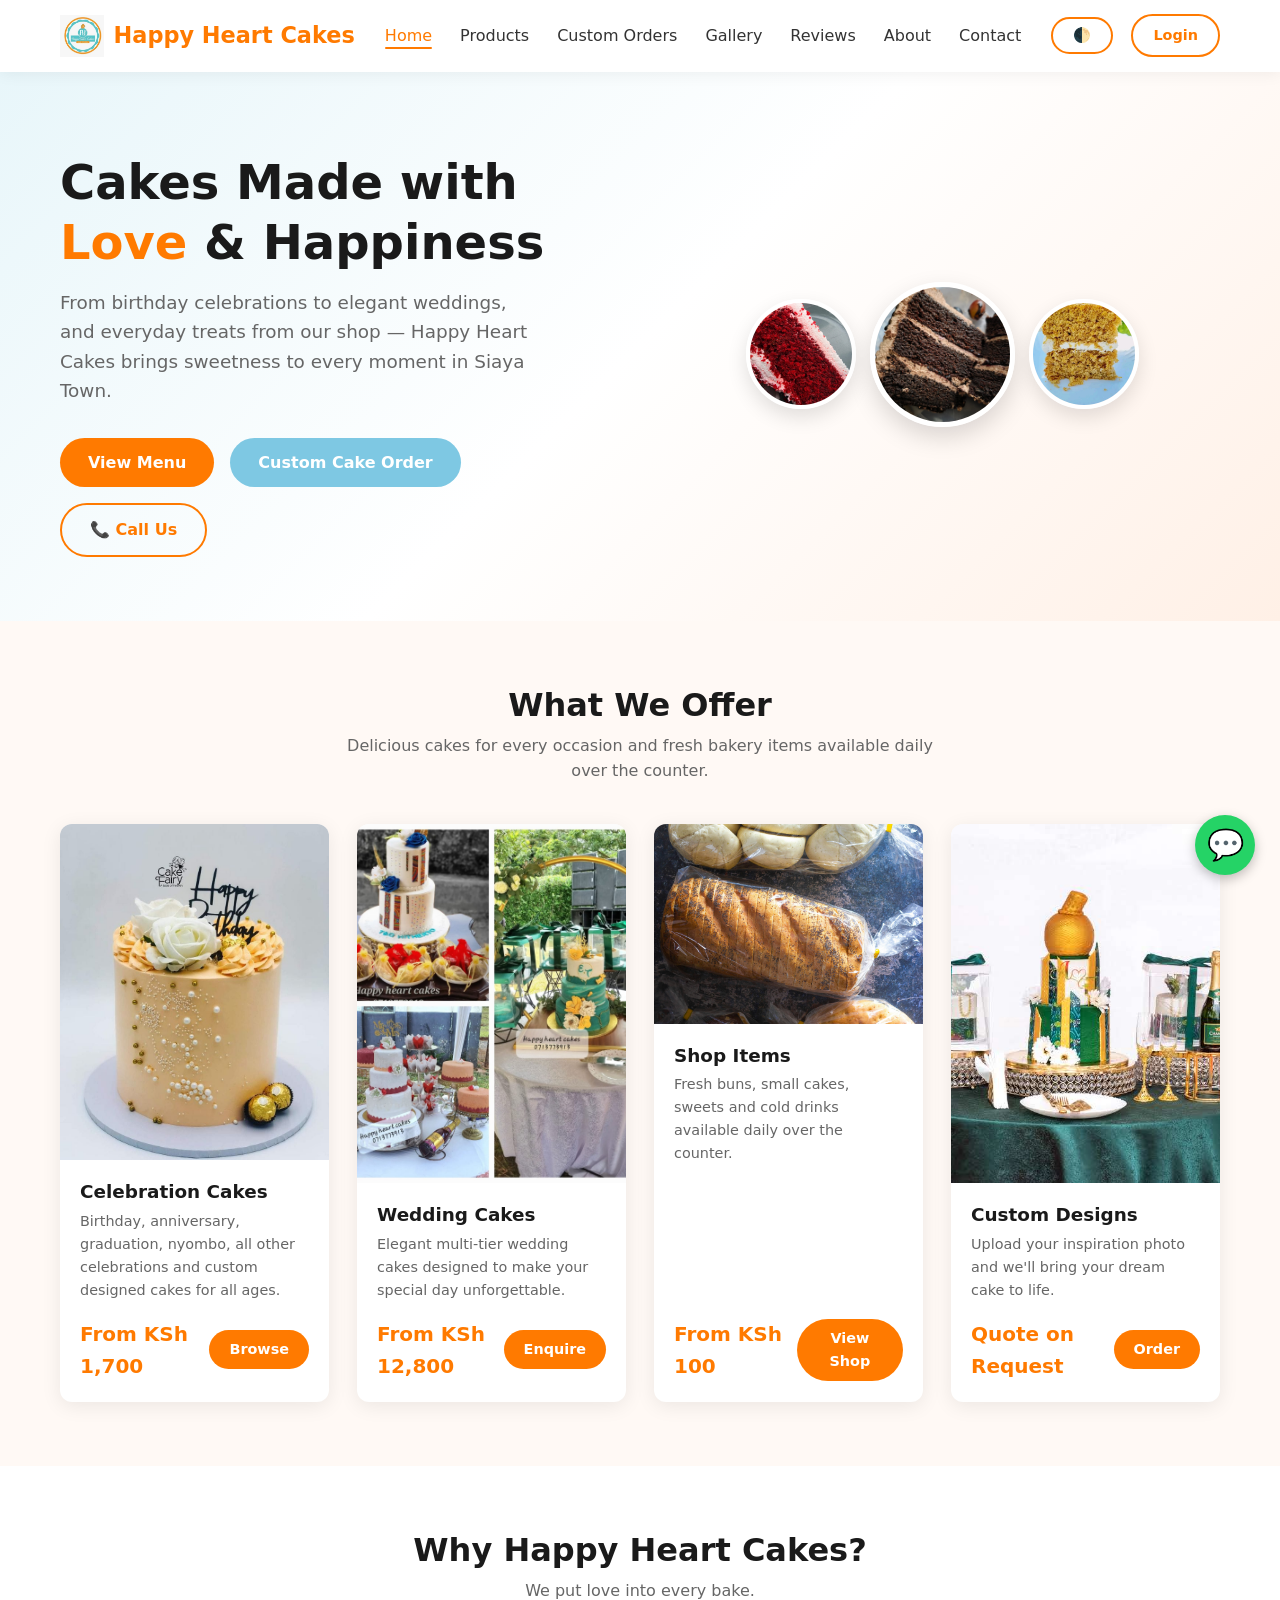
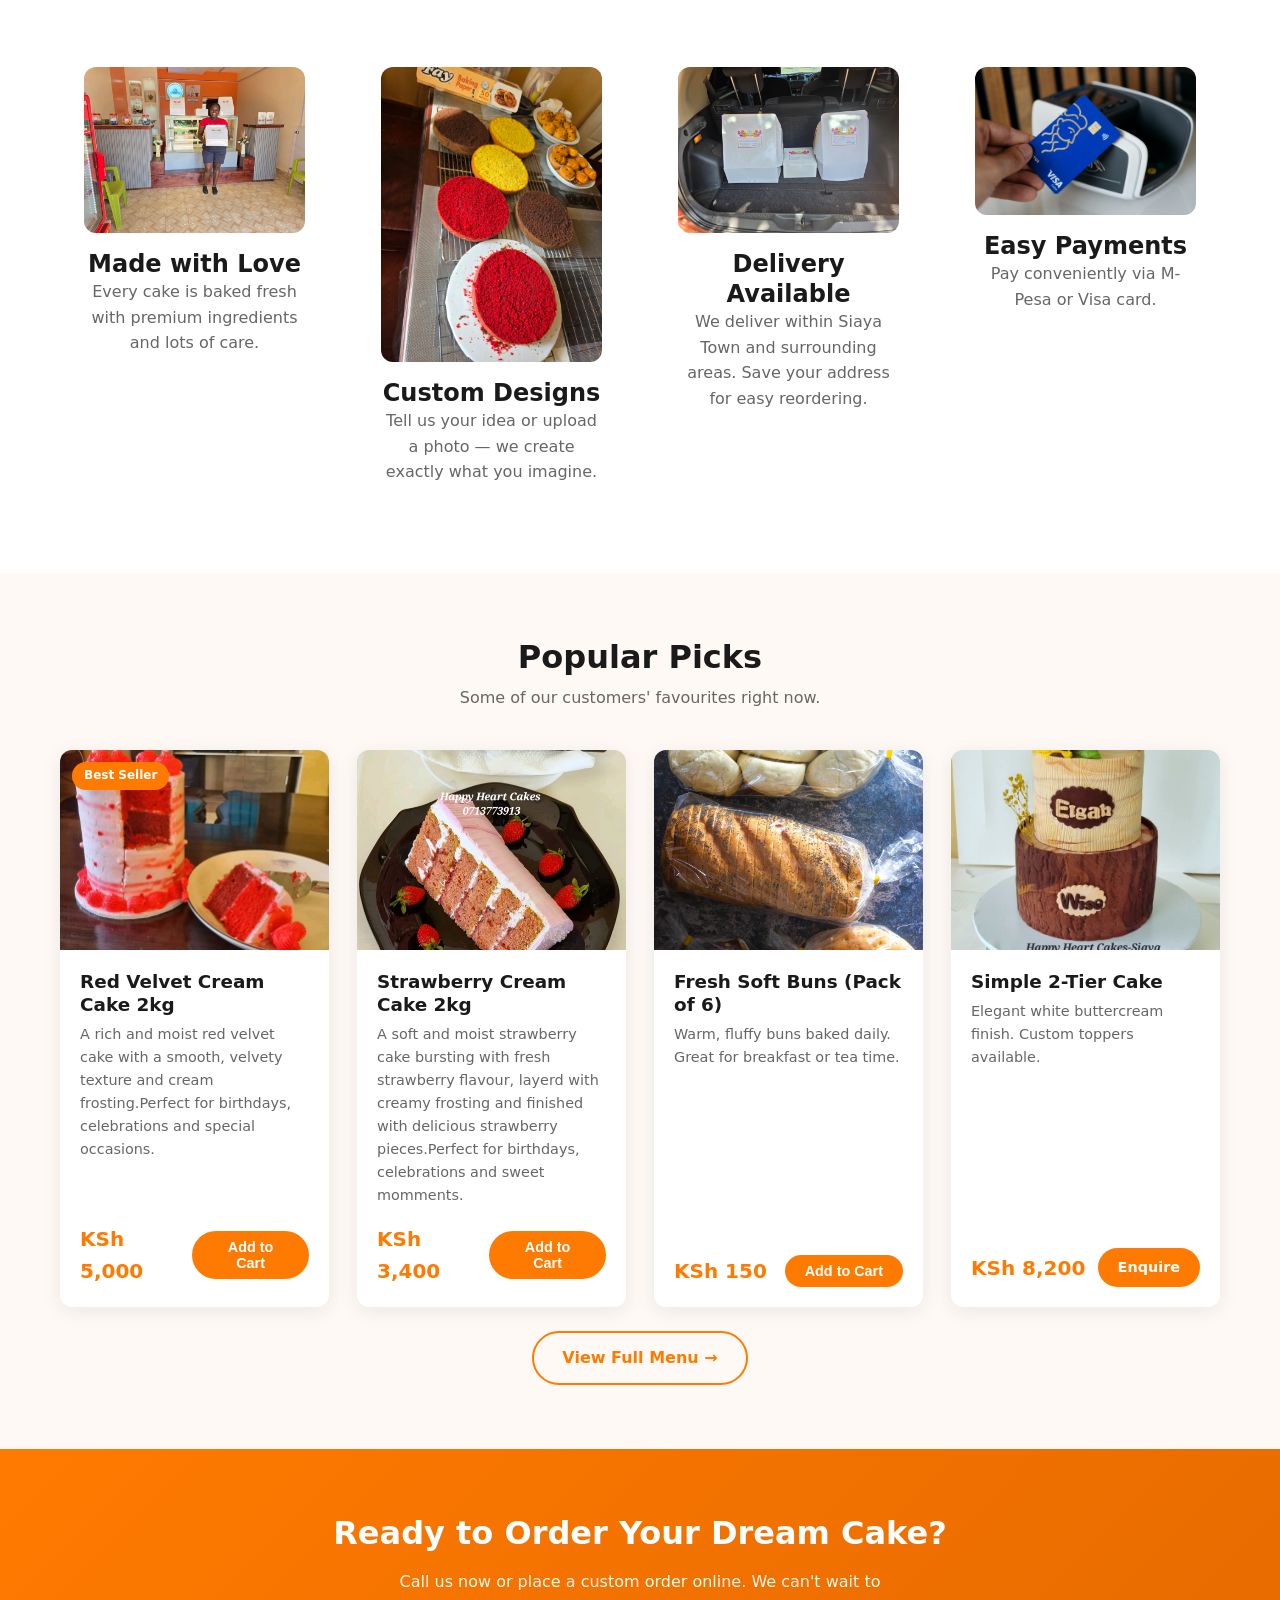
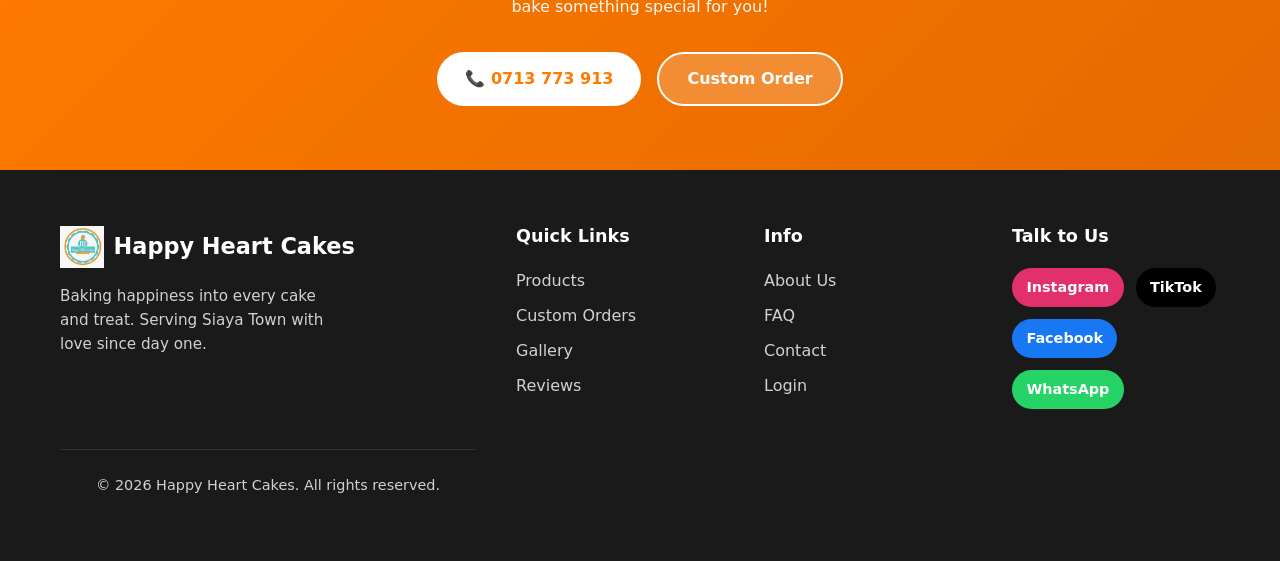
<file: index.html>
<!DOCTYPE html>
<html lang="en">
<head>
  <meta charset="UTF-8">
  <meta name="viewport" content="width=device-width, initial-scale=1.0">
  <title>Happy Heart Cakes | Fresh Cakes & Bakery in Siaya Town</title>
  <link rel="stylesheet" href="css/style.css">
<link rel="icon" href="images/logo.jpeg" type="image/png">
</head>
<body>
  <!-- Header -->
  <header class="header">
    <div class="container">
      <nav class="navbar">
       <a href="index.html" class="logo">
  <img src="images/logo.jpeg" alt="Happy Heart Cakes" style="height: 42px; width: auto;">
  Happy Heart Cakes
</a>
        <ul class="nav-links">
          <li><a href="index.html" class="active">Home</a></li>
          <li><a href="products.html">Products</a></li>
          <li><a href="custom-order.html">Custom Orders</a></li>
          <li><a href="gallery.html">Gallery</a></li>
          <li><a href="reviews.html">Reviews</a></li>
          <li><a href="about.html">About</a></li>
          <li><a href="contact.html">Contact</a></li>
        </ul>
       <div class="nav-actions">
  <button id="dark-mode-toggle" class="btn btn-outline btn-sm" title="Toggle dark mode" style="margin-right: 6px;">🌓</button>
  <a href="login.html" class="btn btn-outline btn-sm">Login</a>
      </nav>
    </div>
  </header>

      <!-- Hero -->
  <section class="hero">
    <div class="container">
      <div class="hero-content">
        
        <!-- LEFT SIDE - Text -->
        <div class="hero-text">
          <h1>Cakes Made with <span>Love</span> & Happiness</h1>
          <p>From birthday celebrations to elegant weddings, and everyday treats from our shop — Happy Heart Cakes brings sweetness to every moment in Siaya Town.</p>
          <div class="hero-buttons">
            <a href="products.html" class="btn btn-primary">View Menu</a>
            <a href="custom-order.html" class="btn btn-secondary">Custom Cake Order</a>
            <a href="tel:0713773913" class="btn btn-outline">📞 Call Us</a>
          </div>
        </div>

        <!-- RIGHT SIDE - 3 Circular Images -->
        <div class="hero-image">
          <div class="hero-circles">
            <img src="images/red-velvet.jpeg" alt="Cake 1" class="hero-circle">
            <img src="images/black-forest.jpeg" alt="Cake 2" class="hero-circle hero-circle-main">
            <img src="images/carrot.jpeg" alt="Cake 3" class="hero-circle">
          </div>
        </div>

      </div>
    </div>
  </section>
      </div>
    </div>
  </section>

  <!-- Featured Categories -->
  <section class="section">
    <div class="container">
      <h2 class="section-title">What We Offer</h2>
      <p class="section-subtitle">Delicious cakes for every occasion and fresh bakery items available daily over the counter.</p>
      
      <div class="product-grid">
        <div class="product-card">
          <img src="images/excutive.jpeg" alt="Chocolate Fudge Cake" style="width:100%; height:100%; object-fit:cover;">
          <div class="product-body">
            <h3>Celebration Cakes</h3>
            <p>Birthday, anniversary, graduation, nyombo, all other celebrations and custom designed cakes for all ages.</p>
            <div class="product-footer">
              <span class="price">From KSh 1,700</span>
              <a href="products.html" class="btn btn-primary btn-sm">Browse</a>
            </div>
          </div>
        </div>
        <div class="product-card">
         <img src="images/wedding cakes.jpeg" alt="Chocolate Fudge Cake" style="width:100%; height:100%; object-fit:cover;">
          <div class="product-body">
            <h3>Wedding Cakes</h3>
            <p>Elegant multi-tier wedding cakes designed to make your special day unforgettable.</p>
            <div class="product-footer">
              <span class="price">From KSh 12,800</span>
              <a href="custom-order.html" class="btn btn-primary btn-sm">Enquire</a>
            </div>
          </div>
        </div>
        <div class="product-card">
          <div class="product-img"><img src="images/buns.jpg" alt="Chocolate Fudge Cake" style="width:100%; height:100%; object-fit:cover;"></div>
          <div class="product-body">
            <h3>Shop Items</h3>
            <p>Fresh buns, small cakes, sweets and cold drinks available daily over the counter.</p>
            <div class="product-footer">
              <span class="price">From KSh 100</span>
              <a href="products.html#shop" class="btn btn-primary btn-sm">View Shop</a>
            </div>
          </div>
        </div>
        <div class="product-card">
         <img src="images/custom designs.jpeg" alt="Chocolate Fudge Cake" style="width:100%; height:100%; object-fit:cover;">
          <div class="product-body">
            <h3>Custom Designs</h3>
            <p>Upload your inspiration photo and we'll bring your dream cake to life.</p>
            <div class="product-footer">
              <span class="price">Quote on Request</span>
              <a href="custom-order.html" class="btn btn-primary btn-sm">Order</a>
            </div>
          </div>
        </div>
      </div>
    </div>
  </section>

  <!-- Why Choose Us -->
  <section class="section" style="background: white;">
    <div class="container">
      <h2 class="section-title">Why Happy Heart Cakes?</h2>
      <p class="section-subtitle">We put love into every bake.</p>
      <div class="product-grid">
        <div class="text-center" style="padding: 1.5rem;">
          <div style="font-size: 3rem; margin-bottom: 1rem;"><img src="images/made.jpeg" alt="Chocolate Fudge Cake" style="width:100%; height:100%; object-fit:cover; border-radius: 12px;"></div>
          <h3>Made with Love</h3>
          <p style="color: var(--gray-600);">Every cake is baked fresh with premium ingredients and lots of care.</p>
        </div>
        <div class="text-center" style="padding: 1.5rem;">
          <div style="font-size: 3rem; margin-bottom: 1rem;"><img src="images/need.jpeg" alt="Chocolate Fudge Cake" style="width:100%; height:100%; object-fit:cover; border-radius: 12px;"></div>
          <h3>Custom Designs</h3>
          <p style="color: var(--gray-600);">Tell us your idea or upload a photo — we create exactly what you imagine.</p>
        </div>
        <div class="text-center" style="padding: 1.5rem;">
          <div style="font-size: 3rem; margin-bottom: 1rem;"><img src="images/delivery.jpeg" alt="Chocolate Fudge Cake" style="width:100%; height:100%; object-fit:cover; border-radius: 12px;"></div>
          <h3>Delivery Available</h3>
          <p style="color: var(--gray-600);">We deliver within Siaya Town and surrounding areas. Save your address for easy reordering.</p>
        </div>
        <div class="text-center" style="padding: 1.5rem;">
          <div style="font-size: 3rem; margin-bottom: 1rem;"><img src="images/visa.jpg" alt="Chocolate Fudge Cake" style="width:100%; height:100%; object-fit:cover; border-radius: 12px;"></div>
          <h3>Easy Payments</h3>
          <p style="color: var(--gray-600);">Pay conveniently via M-Pesa or Visa card.</p>
        </div>
      </div>
    </div>
  </section>

  <!-- Featured Products -->
  <section class="section">
    <div class="container">
      <h2 class="section-title">Popular Picks</h2>
      <p class="section-subtitle">Some of our customers' favourites right now.</p>
      <div class="product-grid">
        <div class="product-card" data-category="cakes">
          <div class="product-img">
  <span class="product-badge">Best Seller</span>
  <img src="images/slice.jpeg" alt="Chocolate Fudge Cake" style="width:100%; height:100%; object-fit:cover;">
</div>
          <div class="product-body">
            <h3>Red Velvet Cream Cake 2kg</h3>
            <p>A rich and moist red velvet cake with a smooth, velvety texture and cream frosting.Perfect for birthdays, celebrations and special occasions.</p>
            <div class="product-footer">
              <span class="price">KSh 5,000</span>
              <button class="btn btn-primary btn-sm add-home-btn" data-name="Red Velvet Birthday Cake" data-price="KSh 5,000">Add to Cart</button>
            </div>
          </div>
        </div>
        <div class="product-card" data-category="cakes">
          <div class="product-img"><img src="images/plate.jpeg" alt="Chocolate Fudge Cake" style="width:100%; height:100%; object-fit:cover;"></div>
          <div class="product-body">
            <h3>Strawberry Cream Cake 2kg</h3>
            <p>A soft and moist strawberry cake bursting with fresh strawberry flavour, layerd with creamy frosting and finished with delicious strawberry pieces.Perfect for birthdays, celebrations and sweet momments.</p>
            <div class="product-footer">
              <span class="price">KSh 3,400</span>
              <button class="btn btn-primary btn-sm add-home-btn" data-name="Strawberry Cream Cake" data-price="KSh 3,400">Add to Cart</button>
            </div>
          </div>
        </div>
        <div class="product-card" data-category="shop">
          <div class="product-img"><img src="images/buns.jpg" alt="Chocolate Fudge Cake" style="width:100%; height:100%; object-fit:cover;"></div>
          <div class="product-body">
            <h3>Fresh Soft Buns (Pack of 6)</h3>
            <p>Warm, fluffy buns baked daily. Great for breakfast or tea time.</p>
            <div class="product-footer">
              <span class="price">KSh 150</span>
             <button class="btn btn-primary btn-sm add-home-btn" data-name="Fresh Soft Buns (Pack of 6)" data-price="KSh 150">Add to Cart</button>
            </div>
          </div>
        </div>
        <div class="product-card" data-category="cakes">
          <div class="product-img"><img src="images/wood.jpeg" alt="Chocolate Fudge Cake" style="width:100%; height:100%; object-fit:cover;"></div>
          <div class="product-body">
            <h3>Simple 2-Tier Cake</h3>
            <p>Elegant white buttercream finish. Custom toppers available.</p>
            <div class="product-footer">
              <span class="price">KSh 8,200</span>
              <a href="custom-order.html" class="btn btn-primary btn-sm">Enquire</a>
            </div>
          </div>
        </div>
      </div>
      <div class="text-center mt-3">
        <a href="products.html" class="btn btn-outline">View Full Menu →</a>
      </div>
    </div>
  </section>

  <!-- CTA -->
  <section class="section" style="background: linear-gradient(135deg, var(--orange), var(--orange-dark)); color: white;">
    <div class="container text-center">
      <h2 style="color: white; margin-bottom: 1rem;">Ready to Order Your Dream Cake?</h2>
      <p style="max-width: 500px; margin: 0 auto 2rem; opacity: 0.95;">Call us now or place a custom order online. We can't wait to bake something special for you!</p>
      <div class="hero-buttons" style="justify-content: center;">
        <a href="tel:0713773913" class="btn btn-white">📞 0713 773 913</a>
        <a href="custom-order.html" class="btn" style="background: rgba(255,255,255,0.2); color: white; border: 2px solid white;">Custom Order</a>
      </div>
    </div>
  </section>

  <!-- Footer -->
  <footer class="footer">
    <div class="container">
      <div class="footer-grid">
        <div class="footer-brand">
          <a href="index.html" class="logo">
  <img src="images/logo.jpeg" alt="Happy Heart Cakes" style="height: 42px; width: auto;">
  Happy Heart Cakes
</a>
          <p>Baking happiness into every cake and treat. Serving Siaya Town with love since day one.</p>
        </div>
        <div>
          <h4>Quick Links</h4>
          <ul>
            <li><a href="products.html">Products</a></li>
            <li><a href="custom-order.html">Custom Orders</a></li>
            <li><a href="gallery.html">Gallery</a></li>
            <li><a href="reviews.html">Reviews</a></li>
          </ul>
        </div>
        <div>
          <h4>Info</h4>
          <ul>
            <li><a href="about.html">About Us</a></li>
            <li><a href="faq.html">FAQ</a></li>
            <li><a href="contact.html">Contact</a></li>
            <li><a href="login.html">Login</a></li>
          </ul>
        </div>
        <div>
  <h4>Talk to Us</h4>
  <div style="display:flex; gap:0.75rem; flex-wrap:wrap; margin-top:0.5rem;">
    <a href="https://www.instagram.com/happy_heart_cakes" target="_blank" rel="noopener"
       style="background:#E1306C; color:white; padding:0.5rem 0.9rem; border-radius:50px; font-weight:600; font-size:0.9rem;">
      Instagram
    </a>
    <a href="https://www.tiktok.com/@happy.heart.cakes" target="_blank" rel="noopener"
       style="background:#000; color:white; padding:0.5rem 0.9rem; border-radius:50px; font-weight:600; font-size:0.9rem;">
      TikTok
    </a>
    <a href="https://www.facebook.com/Happy Heart Cakes" target="_blank" rel="noopener"
       style="background:#1877F2; color:white; padding:0.5rem 0.9rem; border-radius:50px; font-weight:600; font-size:0.9rem;">
      Facebook
    </a>
    <a href="https://wa.me/254713773913" target="_blank" rel="noopener"
       style="background:#25D366; color:white; padding:0.5rem 0.9rem; border-radius:50px; font-weight:600; font-size:0.9rem;">
      WhatsApp
    </a>
  </div>
</div>

      <div class="footer-bottom">
        <p>&copy; 2026 Happy Heart Cakes. All rights reserved.</p>
      </div>
    </div>
  </footer>

  <script src="js/main.js"></script>
  <script>
  // Make Home page "Add to Cart" buttons work
  document.querySelectorAll('.add-home-btn').forEach(btn => {
    btn.addEventListener('click', function() {
      const name = this.dataset.name;
      const price = this.dataset.price;

      let cart = JSON.parse(localStorage.getItem('hhc_cart') || '[]');
      cart.push({ name, price });
      localStorage.setItem('hhc_cart', JSON.stringify(cart));

      // Update cart count
      const countEl = document.querySelector('.cart-count');
      if (countEl) {
        countEl.textContent = cart.length;
        countEl.style.display = 'inline-flex';
      }

      // Feedback
      this.textContent = 'Added ✓';
      this.disabled = true;
      setTimeout(() => {
        this.textContent = 'Add to Cart';
        this.disabled = false;
      }, 1500);
    });
  });
</script>
</body>
</html>
</file>
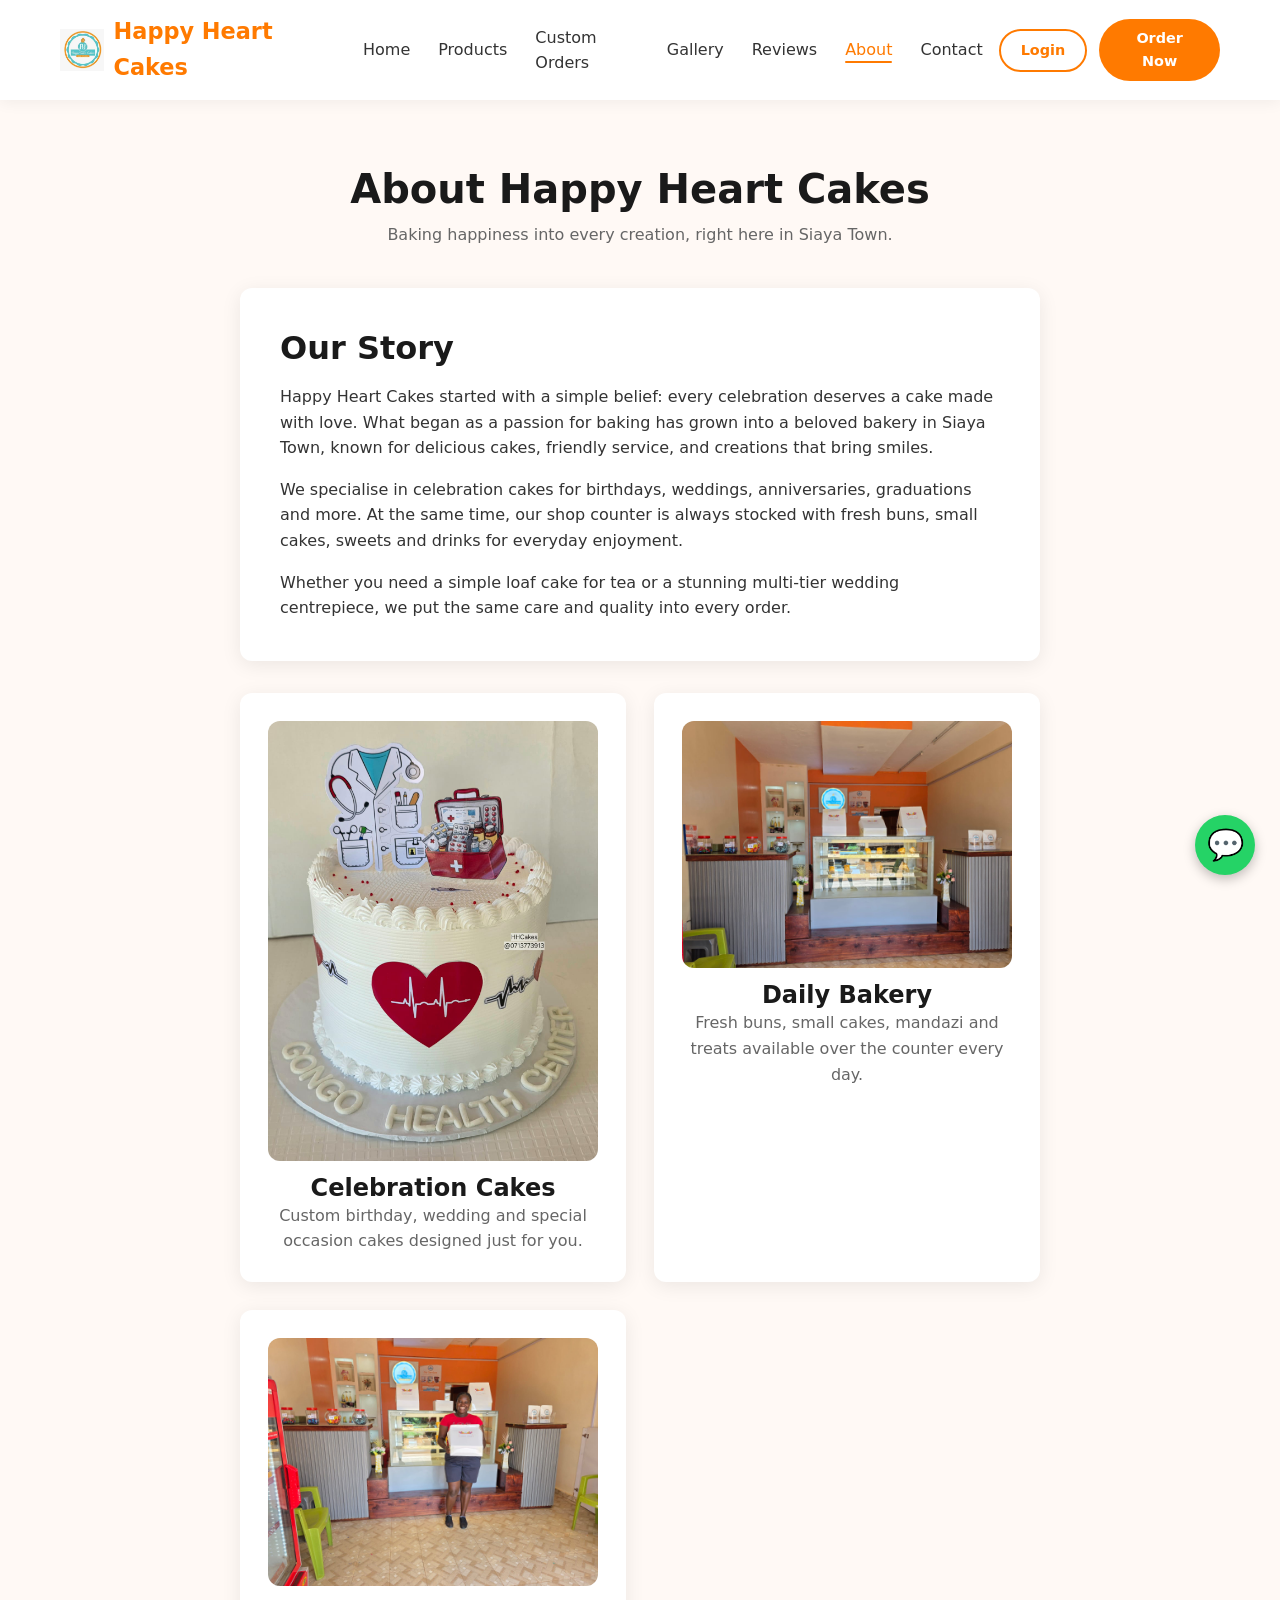
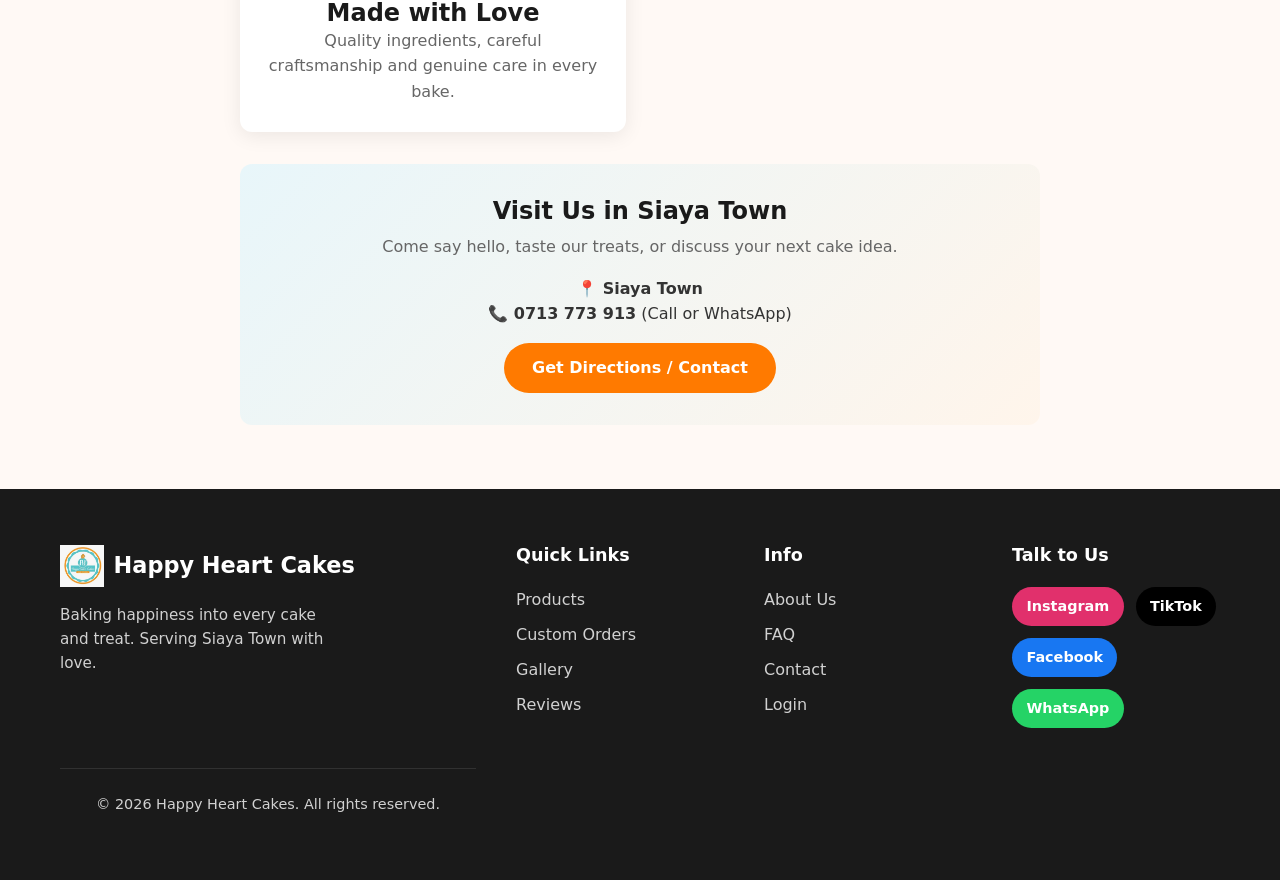
<file: about.html>
<!DOCTYPE html>
<html lang="en">
<head>
  <meta charset="UTF-8">
  <meta name="viewport" content="width=device-width, initial-scale=1.0">
  <title>About Us | Happy Heart Cakes</title>
  <link rel="stylesheet" href="css/style.css">
  <link rel="icon" href="images/logo.jpeg" type="image/png">
</head>
<body>
  <header class="header">
    <div class="container">
      <nav class="navbar">
        <a href="index.html" class="logo">
  <img src="images/logo.jpeg" alt="Happy Heart Cakes" style="height: 42px; width: auto;">
  Happy Heart Cakes
</a>
        <ul class="nav-links">
          <li><a href="index.html">Home</a></li>
          <li><a href="products.html">Products</a></li>
          <li><a href="custom-order.html">Custom Orders</a></li>
          <li><a href="gallery.html">Gallery</a></li>
          <li><a href="reviews.html">Reviews</a></li>
          <li><a href="about.html" class="active">About</a></li>
          <li><a href="contact.html">Contact</a></li>
        </ul>
        <div class="nav-actions">
          <a href="login.html" class="btn btn-outline btn-sm">Login</a>
          <a href="custom-order.html" class="btn btn-primary btn-sm">Order Now</a>
          <button class="mobile-toggle">☰</button>
        </div>
      </nav>
    </div>
  </header>

  <section class="section">
    <div class="container">
      <h1 class="section-title">About Happy Heart Cakes</h1>
      <p class="section-subtitle">Baking happiness into every creation, right here in Siaya Town.</p>

      <div style="max-width: 800px; margin: 0 auto;">
        <div style="background: white; padding: 2.5rem; border-radius: var(--radius); box-shadow: var(--shadow); margin-bottom: 2rem;">
          <h2 class="mb-2">Our Story</h2>
          <p style="margin-bottom: 1rem;">Happy Heart Cakes started with a simple belief: every celebration deserves a cake made with love. What began as a passion for baking has grown into a beloved bakery in Siaya Town, known for delicious cakes, friendly service, and creations that bring smiles.</p>
          <p style="margin-bottom: 1rem;">We specialise in celebration cakes for birthdays, weddings, anniversaries, graduations and more. At the same time, our shop counter is always stocked with fresh buns, small cakes, sweets and drinks for everyday enjoyment.</p>
          <p>Whether you need a simple loaf cake for tea or a stunning multi-tier wedding centrepiece, we put the same care and quality into every order.</p>
        </div>

        <div class="product-grid" style="margin-bottom: 2rem;">
          <div style="background: white; padding: 1.75rem; border-radius: var(--radius); box-shadow: var(--shadow); text-align: center;">
            <div style="font-size: 2.5rem; margin-bottom: 0.75rem;"><img src="images/about.jpeg" alt="Chocolate Fudge Cake" style="width:100%; height:100%; object-fit:cover; border-radius: 12px;"></div>
            <h3>Celebration Cakes</h3>
            <p style="color: var(--gray-600);">Custom birthday, wedding and special occasion cakes designed just for you.</p>
          </div>
          <div style="background: white; padding: 1.75rem; border-radius: var(--radius); box-shadow: var(--shadow); text-align: center;">
            <div style="font-size: 2.5rem; margin-bottom: 0.75rem;"><img src="images/bake.jpeg" alt="Chocolate Fudge Cake" style="width:100%; height:100%; object-fit:cover; border-radius: 12px;"></div>
            <h3>Daily Bakery</h3>
            <p style="color: var(--gray-600);">Fresh buns, small cakes, mandazi and treats available over the counter every day.</p>
          </div>
          <div style="background: white; padding: 1.75rem; border-radius: var(--radius); box-shadow: var(--shadow); text-align: center;">
            <div style="font-size: 2.5rem; margin-bottom: 0.75rem;"><img src="images/made.jpeg" alt="Chocolate Fudge Cake" style="width:100%; height:100%; object-fit:cover; border-radius: 12px;"></div>
            <h3>Made with Love</h3>
            <p style="color: var(--gray-600);">Quality ingredients, careful craftsmanship and genuine care in every bake.</p>
          </div>
        </div>

        <div style="background: linear-gradient(135deg, var(--light-blue-pale), #FFF5EB); padding: 2rem; border-radius: var(--radius); text-align: center;">
          <h3 class="mb-1">Visit Us in Siaya Town</h3>
          <p style="margin-bottom: 1rem; color: var(--gray-600);">Come say hello, taste our treats, or discuss your next cake idea.</p>
          <p><strong>📍 Siaya Town</strong></p>
          <p><strong>📞 0713 773 913</strong> (Call or WhatsApp)</p>
          <a href="contact.html" class="btn btn-primary mt-2">Get Directions / Contact</a>
        </div>
      </div>
    </div>
  </section>

  <footer class="footer">
    <div class="container">
      <div class="footer-grid">
        <div class="footer-brand">
          <a href="index.html" class="logo">
  <img src="images/logo.jpeg" alt="Happy Heart Cakes" style="height: 42px; width: auto;">
  Happy Heart Cakes
</a>
          <p>Baking happiness into every cake and treat. Serving Siaya Town with love.</p>
        </div>
        <div>
          <h4>Quick Links</h4>
          <ul>
            <li><a href="products.html">Products</a></li>
            <li><a href="custom-order.html">Custom Orders</a></li>
            <li><a href="gallery.html">Gallery</a></li>
            <li><a href="reviews.html">Reviews</a></li>
          </ul>
        </div>
        <div>
          <h4>Info</h4>
          <ul>
            <li><a href="about.html">About Us</a></li>
            <li><a href="faq.html">FAQ</a></li>
            <li><a href="contact.html">Contact</a></li>
            <li><a href="login.html">Login</a></li>
          </ul>
        </div>
        <div>
  <h4>Talk to Us</h4>
  <div style="display:flex; gap:0.75rem; flex-wrap:wrap; margin-top:0.5rem;">
    <a href="https://www.instagram.com/happy_heart_cakes" target="_blank" rel="noopener"
       style="background:#E1306C; color:white; padding:0.5rem 0.9rem; border-radius:50px; font-weight:600; font-size:0.9rem;">
      Instagram
    </a>
    <a href="https://www.tiktok.com/@happy.heart.cakes" target="_blank" rel="noopener"
       style="background:#000; color:white; padding:0.5rem 0.9rem; border-radius:50px; font-weight:600; font-size:0.9rem;">
      TikTok
    </a>
    <a href="https://www.facebook.com/Happy Heart Cakes" target="_blank" rel="noopener"
       style="background:#1877F2; color:white; padding:0.5rem 0.9rem; border-radius:50px; font-weight:600; font-size:0.9rem;">
      Facebook
    </a>
    <a href="https://wa.me/254713773913" target="_blank" rel="noopener"
       style="background:#25D366; color:white; padding:0.5rem 0.9rem; border-radius:50px; font-weight:600; font-size:0.9rem;">
      WhatsApp
    </a>
  </div>
</div>

      <div class="footer-bottom">
        <p>&copy; 2026 Happy Heart Cakes. All rights reserved.</p>
      </div>
    </div>
  </footer>

  <script src="js/main.js"></script>
</body>
</html>
</file>
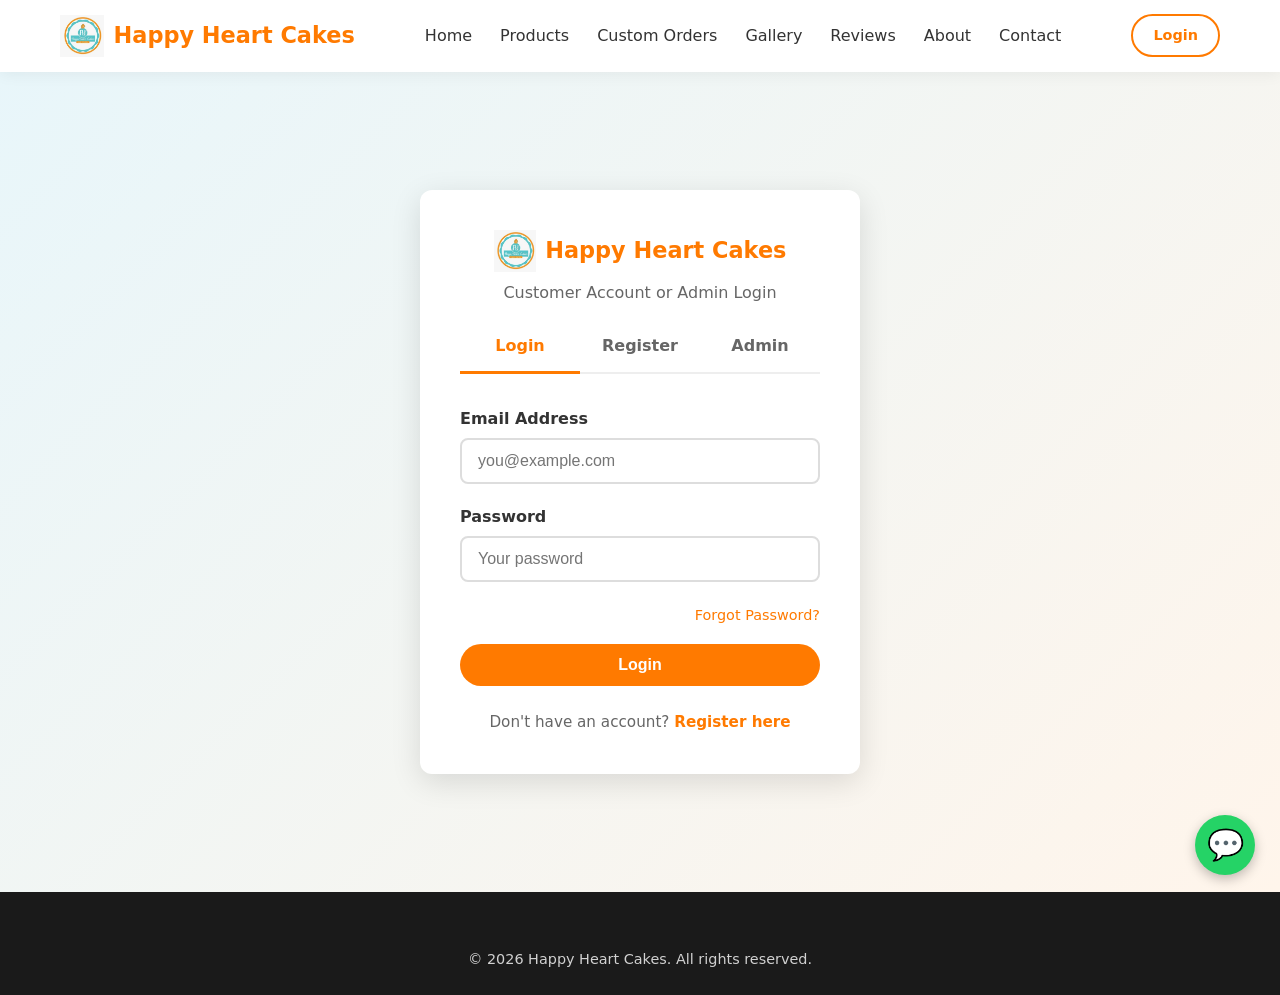
<file: admin-dashboard.html>
<!DOCTYPE html>
<html lang="en">
<head>
  <meta charset="UTF-8">
  <meta name="viewport" content="width=device-width, initial-scale=1.0">
  <title>Admin Dashboard | Happy Heart Cakes</title>
  <link rel="stylesheet" href="css/style.css">
  <link rel="icon" href="images/logo.jpeg" type="image/png">
  <style>
    .admin-section {
      background: white;
      padding: 1.75rem;
      border-radius: var(--radius);
      box-shadow: var(--shadow);
      margin-bottom: 1.5rem;
    }
    .admin-section h3 {
      margin-bottom: 1.25rem;
    }
    table {
      width: 100%;
      border-collapse: collapse;
    }
    th, td {
      padding: 0.75rem;
      text-align: left;
      border-bottom: 1px solid var(--gray-200);
      vertical-align: top;
    }
    th {
      background: var(--gray-100);
      font-weight: 600;
    }
    .status-select {
      padding: 0.35rem 0.6rem;
      border-radius: 6px;
      border: 1px solid var(--gray-300);
    }
    .action-btn {
      padding: 0.35rem 0.75rem;
      font-size: 0.85rem;
      margin-top: 0.4rem;
    }
    .modal {
      display: none;
      position: fixed;
      inset: 0;
      background: rgba(0,0,0,0.5);
      z-index: 2000;
      align-items: center;
      justify-content: center;
    }
    .modal.open {
      display: flex;
    }
    .modal-content {
      background: white;
      padding: 2rem;
      border-radius: var(--radius);
      width: 90%;
      max-width: 500px;
      max-height: 90vh;
      overflow-y: auto;
    }
  </style>
</head>
<body>
  <header class="header">
    <div class="container">
      <nav class="navbar">
        <a href="index.html" class="logo">
          <img src="images/logo.jpeg" alt="Happy Heart Cakes" style="height: 42px; width: auto;">
          Happy Heart Cakes
        </a>
        <ul class="nav-links">
          <li><a href="index.html">View Site</a></li>
          <li><a href="admin-dashboard.html" class="active">Admin</a></li>
        </ul>
        <div class="nav-actions">
          <a href="#" class="btn btn-outline btn-sm logout-btn">Logout</a>
          <button class="mobile-toggle">☰</button>
        </div>
      </nav>
    </div>
  </header>

  <div class="dashboard">
    <aside class="sidebar">
      <div class="sidebar-header">
        <h3 style="color: white;">Admin Panel</h3>
        <p style="font-size: 0.9rem; opacity: 0.7;">Happy Heart Cakes</p>
      </div>
      <nav class="sidebar-nav">
        <a href="#overview" class="active" onclick="showSection('overview')">Dashboard</a>
        <a href="#orders" onclick="showSection('orders')">Orders</a>
        <a href="#products" onclick="showSection('products')">Products</a>
        <a href="#custom" onclick="showSection('custom')">Custom Requests</a>
        <a href="#reviews" onclick="showSection('reviews')">Reviews</a>
        <a href="#" class="logout-btn">Logout</a>
      </nav>
    </aside>

    <main class="dashboard-content">
      <h1 class="mb-2">Admin Dashboard</h1>
      <p style="color: var(--gray-600); margin-bottom: 2rem;">Manage orders, products, custom requests and reviews.</p>

      <div class="stats-grid" id="stats">
        <div class="stat-card">
          <h3>Total Orders</h3>
          <div class="value" id="stat-orders">0</div>
        </div>
        <div class="stat-card">
          <h3>Pending Orders</h3>
          <div class="value" id="stat-pending">0</div>
        </div>
        <div class="stat-card">
          <h3>Custom Requests</h3>
          <div class="value" id="stat-custom">0</div>
        </div>
        <div class="stat-card">
          <h3>Reviews</h3>
          <div class="value" id="stat-reviews">0</div>
        </div>
      </div>

      <!-- ORDERS -->
      <div class="admin-section" id="section-orders" style="display: none;">
        <h3>Recent Orders</h3>
        <div style="overflow-x: auto;">
          <table>
            <thead>
              <tr>
                <th>Customer</th>
                <th>Order Items</th>
                <th>Delivery & Cake Details</th>
                <th>Payment</th>
                <th>Date</th>
                <th>Status</th>
                <th>Amount / Action</th>
              </tr>
            </thead>
            <tbody id="orders-table"></tbody>
          </table>
        </div>
      </div>

      <!-- PRODUCTS -->
      <div class="admin-section" id="section-products" style="display: none;">
        <div style="display: flex; justify-content: space-between; align-items: center; margin-bottom: 1.25rem;">
          <h3 style="margin: 0;">Manage Products</h3>
          <button class="btn btn-primary btn-sm" onclick="openAddProductModal()">+ Add New Product</button>
        </div>
        <div style="overflow-x: auto;">
          <table>
            <thead>
              <tr>
                <th>Product Name</th>
                <th>Category</th>
                <th>Price</th>
                <th>Action</th>
              </tr>
            </thead>
            <tbody id="products-table"></tbody>
          </table>
        </div>
      </div>

      <!-- CUSTOM REQUESTS -->
      <div class="admin-section" id="section-custom" style="display: none;">
        <h3>Custom Order Requests</h3>
        <div id="custom-requests-list"></div>
      </div>

      <!-- REVIEWS -->
      <div class="admin-section" id="section-reviews" style="display: none;">
        <h3>Moderate Reviews</h3>
        <div id="reviews-list"></div>
      </div>

      <!-- QUICK ACTIONS -->
      <div class="admin-section" id="section-overview">
        <h3>Quick Actions</h3>
        <div style="display: grid; grid-template-columns: repeat(auto-fit, minmax(200px, 1fr)); gap: 1rem;">
          <button class="btn btn-outline btn-block" onclick="showSection('orders')">View & Update Orders</button>
          <button class="btn btn-outline btn-block" onclick="showSection('products')">Manage Products</button>
          <button class="btn btn-outline btn-block" onclick="showSection('custom')">View Custom Requests</button>
          <button class="btn btn-primary btn-block" onclick="openAddProductModal()">Add New Product</button>
          <button class="btn btn-outline btn-block" onclick="showSection('reviews')">Moderate Reviews</button>
        </div>
      </div>
    </main>
  </div>

  <!-- ADD PRODUCT MODAL -->
  <div class="modal" id="addProductModal">
    <div class="modal-content">
      <h3 style="margin-bottom: 1.25rem;">Add New Product</h3>
      <div class="form-group">
        <label>Product Name</label>
        <input type="text" id="new-product-name" class="form-control" placeholder="e.g. Chocolate Cake">
      </div>
      <div class="form-group">
        <label>Category</label>
        <select id="new-product-category" class="form-control">
          <option value="cakes">Celebration Cakes</option>
          <option value="wedding">Wedding Cakes</option>
          <option value="shop">Shop Items</option>
        </select>
      </div>
      <div class="form-group">
        <label>Price (KSh)</label>
        <input type="number" id="new-product-price" class="form-control" placeholder="e.g. 2500">
      </div>
      <div style="display: flex; gap: 0.75rem; margin-top: 1.5rem;">
        <button class="btn btn-primary" onclick="addNewProduct()">Save Product</button>
        <button class="btn btn-outline" onclick="closeAddProductModal()">Cancel</button>
      </div>
    </div>
  </div>

  <script src="js/api.js"></script>
  <script src="js/main.js"></script>
  <script>
    // Products still use localStorage (no products API yet)
    function getProducts() {
      return JSON.parse(localStorage.getItem('hhc_products') || '[]');
    }
    function saveProducts(products) {
      localStorage.setItem('hhc_products', JSON.stringify(products));
    }

    function showSection(section) {
      document.getElementById('section-overview').style.display = section === 'overview' ? 'block' : 'none';
      document.getElementById('section-orders').style.display = section === 'orders' ? 'block' : 'none';
      document.getElementById('section-products').style.display = section === 'products' ? 'block' : 'none';
      document.getElementById('section-custom').style.display = section === 'custom' ? 'block' : 'none';
      document.getElementById('section-reviews').style.display = section === 'reviews' ? 'block' : 'none';

      document.querySelectorAll('.sidebar-nav a').forEach(a => a.classList.remove('active'));
      if (event && event.target && event.target.tagName === 'A') {
        event.target.classList.add('active');
      }

      if (section === 'orders') renderOrders();
      if (section === 'products') renderProducts();
      if (section === 'custom') renderCustomRequests();
      if (section === 'reviews') renderReviews();
    }

    // ========== ORDERS (API) ==========
    async function renderOrders() {
      const tbody = document.getElementById('orders-table');
      if (!tbody) return;

      try {
        const orders = await apiGetAllOrders();

        if (!orders.length) {
          tbody.innerHTML = '<tr><td colspan="7" style="text-align:center; padding:2rem;">No orders yet</td></tr>';
          return;
        }

        tbody.innerHTML = orders.map(order => `
          <tr>
            <td>
              <strong>${order.customer || 'Guest'}</strong><br>
              <small>${order.phone || '-'}</small>
            </td>
            <td>${order.items || '-'}</td>
            <td>
              <div><strong>Place:</strong> ${order.place || '-'}</div>
              ${order.notes ? `<div><small>Notes: ${order.notes}</small></div>` : ''}
              ${order.cakeMessage ? `<div><small><strong>Message:</strong> ${order.cakeMessage}</small></div>` : ''}
              ${order.cakeTheme ? `<div><small><strong>Theme:</strong> ${order.cakeTheme}</small></div>` : ''}
              ${order.cakeColours ? `<div><small><strong>Colours:</strong> ${order.cakeColours}</small></div>` : ''}
              ${order.deliveryDate ? `<div><small><strong>Delivery:</strong> ${order.deliveryDate} ${order.deliveryTime || ''}</small></div>` : ''}
              ${order.rushFee ? `<div><small><strong>Rush Fee:</strong> KSh ${order.rushFee}</small></div>` : ''}
            </td>
            <td>
              <span class="badge ${order.payment && order.payment.includes('Paid') ? 'badge-blue' : 'badge-orange'}">
                ${order.payment || 'Pay on Delivery'}
              </span>
            </td>
            <td>${order.createdAt ? new Date(order.createdAt).toLocaleDateString('en-GB') : '-'}</td>
            <td>
              <select class="status-select" onchange="updateOrderStatus('${order._id}', this.value)">
                <option value="Pending" ${order.status === 'Pending' ? 'selected' : ''}>Pending</option>
                <option value="In Progress" ${order.status === 'In Progress' ? 'selected' : ''}>In Progress</option>
                <option value="Completed" ${order.status === 'Completed' ? 'selected' : ''}>Completed</option>
                <option value="Delivered" ${order.status === 'Delivered' ? 'selected' : ''}>Delivered</option>
                <option value="Cancelled" ${order.status === 'Cancelled' ? 'selected' : ''}>Cancelled</option>
              </select>
            </td>
            <td>
              <strong>${order.amount || '-'}</strong><br>
              <button class="btn btn-sm btn-outline action-btn" onclick="deleteOrder('${order._id}')">Delete</button>
            </td>
          </tr>
        `).join('');
      } catch (err) {
        tbody.innerHTML = `<tr><td colspan="7" style="text-align:center; color:red;">${err.message}</td></tr>`;
      }
    }

    async function updateOrderStatus(id, status) {
      try {
        await apiUpdateOrderStatus(id, status);
        updateStats();
      } catch (err) {
        alert(err.message || 'Failed to update status');
        renderOrders();
      }
    }

    async function deleteOrder(id) {
      if (!confirm('Delete this order?')) return;
      try {
        await apiDeleteOrder(id);
        renderOrders();
        updateStats();
      } catch (err) {
        alert(err.message || 'Failed to delete order');
      }
    }

    // ========== PRODUCTS (localStorage for now) ==========
    function renderProducts() {
      let products = getProducts();
      if (products.length === 0) {
        products = [
          { name: 'Celebration Cake', category: 'cakes', price: 'From KSh 1,700/kg' },
          { name: '2-Tier Wedding Cake', category: 'wedding', price: 'From KSh 1,700/kg' },
          { name: '3-Tier Wedding Cake', category: 'wedding', price: 'From KSh 1,700/kg' },
          { name: 'Fresh Soft Buns (6pcs)', category: 'shop', price: 'KSh 150' },
          { name: 'Assorted Cupcakes (6pcs)', category: 'shop', price: 'KSh 600' }
        ];
        saveProducts(products);
      }

      const tbody = document.getElementById('products-table');
      tbody.innerHTML = products.map((p, index) => `
        <tr>
          <td>${p.name}</td>
          <td>${p.category}</td>
          <td>${p.price}</td>
          <td><button class="btn btn-sm btn-outline action-btn" onclick="deleteProduct(${index})">Delete</button></td>
        </tr>
      `).join('');
    }

    function deleteProduct(index) {
      if (!confirm('Delete this product?')) return;
      const products = getProducts();
      products.splice(index, 1);
      saveProducts(products);
      renderProducts();
    }

    function openAddProductModal() {
      document.getElementById('addProductModal').classList.add('open');
    }

    function closeAddProductModal() {
      document.getElementById('addProductModal').classList.remove('open');
    }

    function addNewProduct() {
      const name = document.getElementById('new-product-name').value.trim();
      const category = document.getElementById('new-product-category').value;
      const price = document.getElementById('new-product-price').value.trim();

      if (!name || !price) {
        alert('Please fill in product name and price');
        return;
      }

      const products = getProducts();
      products.push({
        name: name,
        category: category,
        price: 'KSh ' + Number(price).toLocaleString()
      });
      saveProducts(products);
      closeAddProductModal();
      document.getElementById('new-product-name').value = '';
      document.getElementById('new-product-price').value = '';
      showSection('products');
      alert('Product added successfully!');
    }

    // ========== CUSTOM REQUESTS (API) ==========
    async function renderCustomRequests() {
      const container = document.getElementById('custom-requests-list');
      if (!container) return;

      try {
        const requests = await apiGetCustomRequests();
        if (!requests.length) {
          container.innerHTML = '<p style="text-align:center; padding:2rem; color:#666;">No custom order requests yet.</p>';
          return;
        }

        container.innerHTML = requests.map(req => `
          <div style="border:1px solid #eee; border-radius:8px; padding:1.25rem; margin-bottom:1rem;">
            <div style="display:flex; justify-content:space-between; margin-bottom:0.5rem;">
              <strong>${req.name || 'Customer'}</strong>
              <span style="font-size:0.9rem; color:#666;">${req.createdAt ? new Date(req.createdAt).toLocaleDateString('en-GB') : ''}</span>
            </div>
            <p><strong>Phone:</strong> ${req.phone || '-'}</p>
            <p><strong>Occasion:</strong> ${req.occasion || '-'}</p>
            ${req.dateNeeded ? `<p><strong>Needed by:</strong> ${req.dateNeeded}</p>` : ''}
            ${req.servings ? `<p><strong>Servings:</strong> ${req.servings}</p>` : ''}
            <p><strong>Description:</strong> ${req.description || '-'}</p>
            ${req.budget ? `<p><strong>Budget:</strong> ${req.budget}</p>` : ''}
          </div>
        `).join('');
      } catch (err) {
        container.innerHTML = `<p style="color:red;">${err.message}</p>`;
      }
    }

    // ========== REVIEWS (API) ==========
    async function renderReviews() {
      const container = document.getElementById('reviews-list');
      if (!container) return;

      try {
        const reviews = await apiGetAllReviews();
        if (!reviews.length) {
          container.innerHTML = '<p style="text-align:center; padding:2rem; color:#666;">No reviews yet.</p>';
          return;
        }

        container.innerHTML = reviews.map(r => `
          <div style="border:1px solid #eee; border-radius:8px; padding:1.25rem; margin-bottom:1rem;">
            <div style="display:flex; justify-content:space-between; margin-bottom:0.5rem;">
              <strong>${r.name}</strong>
              <span style="color:#ff7a00;">${'★'.repeat(r.rating || 0)}${'☆'.repeat(5 - (r.rating || 0))}</span>
            </div>
            <p style="margin-bottom:0.75rem;">${r.text}</p>
            <div style="display:flex; gap:0.5rem; align-items:center; flex-wrap:wrap;">
              <span class="badge ${r.status === 'approved' ? 'badge-blue' : 'badge-orange'}">${r.status}</span>
              ${r.status === 'pending' ? `
                <button class="btn btn-sm btn-primary" onclick="approveReview('${r._id}')">Approve</button>
              ` : ''}
              <button class="btn btn-sm btn-outline" onclick="deleteReview('${r._id}')">Delete</button>
            </div>
          </div>
        `).join('');
      } catch (err) {
        container.innerHTML = `<p style="color:red;">${err.message}</p>`;
      }
    }

    async function approveReview(id) {
      try {
        await apiApproveReview(id);
        renderReviews();
        updateStats();
      } catch (err) {
        alert(err.message || 'Failed to approve review');
      }
    }

    async function deleteReview(id) {
      if (!confirm('Delete this review?')) return;
      try {
        await apiDeleteReview(id);
        renderReviews();
        updateStats();
      } catch (err) {
        alert(err.message || 'Failed to delete review');
      }
    }

    // ========== STATS FROM API ==========
    async function updateStats() {
      try {
        const [orders, custom, reviews] = await Promise.all([
          apiGetAllOrders().catch(() => []),
          apiGetCustomRequests().catch(() => []),
          apiGetAllReviews().catch(() => [])
        ]);

        document.getElementById('stat-orders').textContent = orders.length;
        document.getElementById('stat-pending').textContent =
          orders.filter(o => o.status === 'Pending' || o.status === 'In Progress').length;
        document.getElementById('stat-custom').textContent = custom.length;
        document.getElementById('stat-reviews').textContent = reviews.length;
      } catch (err) {
        console.error('Stats error:', err);
      }
    }

    // ========== INIT ==========
    document.addEventListener('DOMContentLoaded', () => {
      const user = JSON.parse(localStorage.getItem('hhc_user') || 'null');
      if (!user || user.role !== 'admin' || !user.token) {
        window.location.href = 'login.html';
        return;
      }

      updateStats();
      // Show overview by default; orders load when user opens that section
    });
  </script>
</body>
</html>
</file>
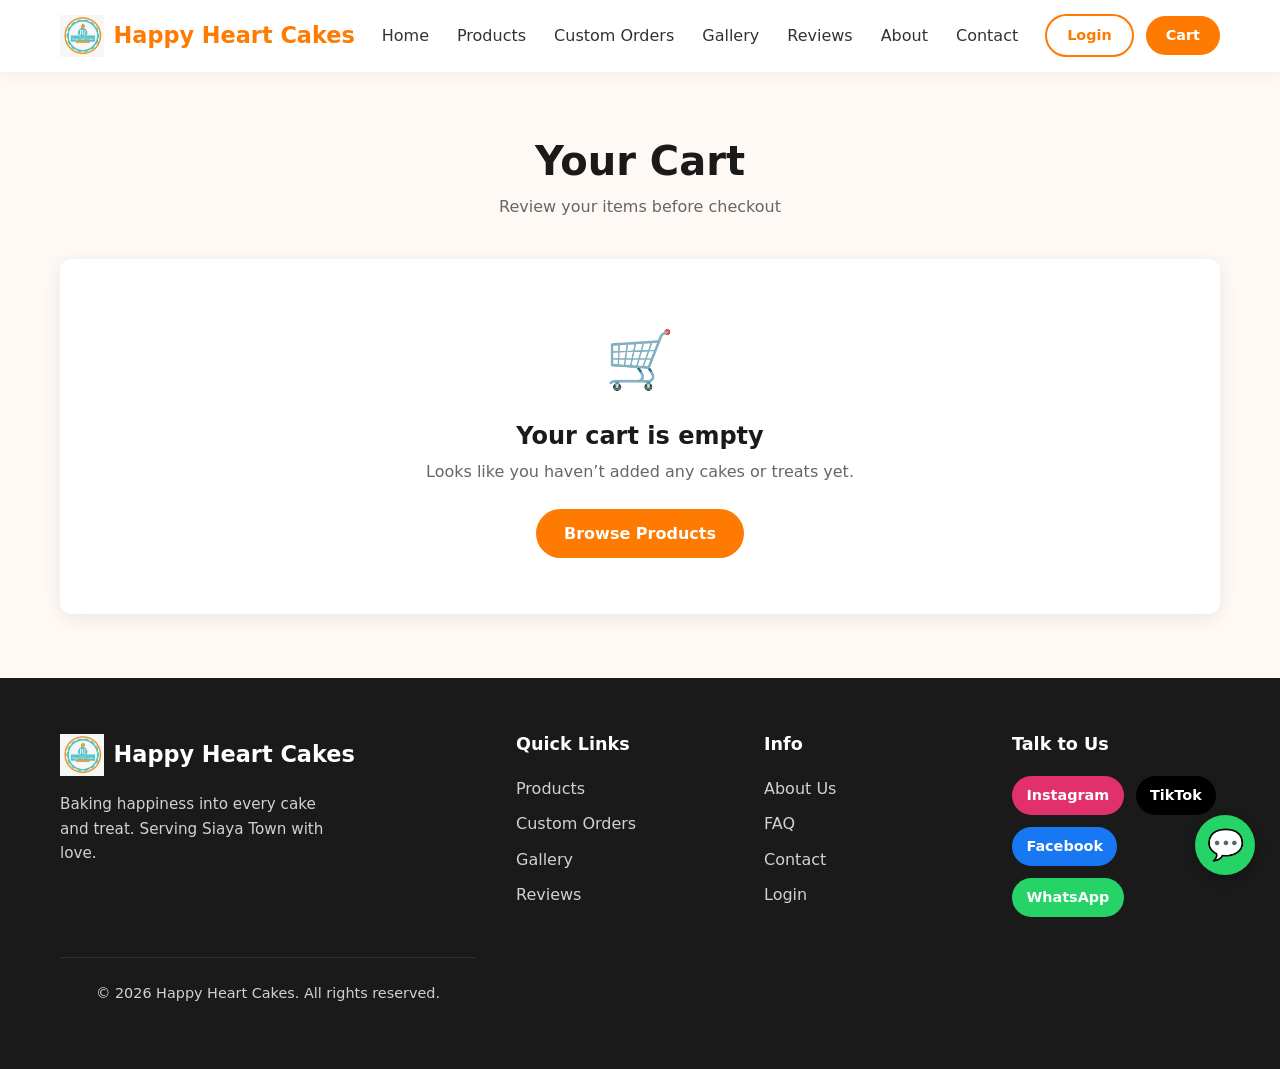
<file: cart.html>
<!DOCTYPE html>
<html lang="en">
<head>
  <meta charset="UTF-8">
  <meta name="viewport" content="width=device-width, initial-scale=1.0">
  <title>Your Cart | Happy Heart Cakes</title>
  <link rel="stylesheet" href="css/style.css">
 <link rel="icon" href="images/logo.jpeg" type="image/png">
  <style>
    .cart-table {
      width: 100%;
      border-collapse: collapse;
      background: white;
      border-radius: var(--radius);
      overflow: hidden;
      box-shadow: var(--shadow);
    }
    .cart-table th, .cart-table td {
      padding: 1rem 1.25rem;
      text-align: left;
      border-bottom: 1px solid var(--gray-200);
    }
    .cart-table th {
      background: var(--gray-100);
      font-weight: 600;
    }
    .cart-table tr:last-child td {
      border-bottom: none;
    }
    .cart-summary {
      background: white;
      padding: 1.75rem;
      border-radius: var(--radius);
      box-shadow: var(--shadow);
      margin-top: 1.5rem;
    }
    .cart-summary-row {
      display: flex;
      justify-content: space-between;
      margin-bottom: 0.75rem;
    }
    .cart-summary-row.total {
      font-size: 1.25rem;
      font-weight: 700;
      color: var(--orange);
      border-top: 2px solid var(--gray-200);
      padding-top: 1rem;
      margin-top: 1rem;
    }
    .remove-btn {
      background: none;
      border: none;
      color: #e74c3c;
      cursor: pointer;
      font-size: 0.9rem;
      font-weight: 600;
    }
    .remove-btn:hover {
      text-decoration: underline;
    }
    .qty-controls {
      display: flex;
      align-items: center;
      gap: 0.5rem;
    }
    .qty-btn {
      width: 28px;
      height: 28px;
      border: 1px solid var(--gray-300);
      background: white;
      border-radius: 4px;
      cursor: pointer;
      font-weight: bold;
    }
    .qty-btn:hover {
      background: var(--gray-100);
    }
  </style>
</head>
<body>
  <header class="header">
    <div class="container">
      <nav class="navbar">
       <a href="index.html" class="logo">
  <img src="images/logo.jpeg" alt="Happy Heart Cakes" style="height: 42px; width: auto;">
  Happy Heart Cakes
</a>
        <ul class="nav-links">
          <li><a href="index.html">Home</a></li>
          <li><a href="products.html">Products</a></li>
          <li><a href="custom-order.html">Custom Orders</a></li>
          <li><a href="gallery.html">Gallery</a></li>
          <li><a href="reviews.html">Reviews</a></li>
          <li><a href="about.html">About</a></li>
          <li><a href="contact.html">Contact</a></li>
        </ul>
        <div class="nav-actions">
          <a href="login.html" class="btn btn-outline btn-sm">Login</a>
          <a href="cart.html" class="btn btn-primary btn-sm">
            Cart 
            <span class="cart-count" style="display:none; background:#fff; color:var(--orange); border-radius:50%; width:20px; height:20px; font-size:0.75rem; align-items:center; justify-content:center; margin-left:4px;"></span>
          </a>
          <button class="mobile-toggle">☰</button>
        </div>
      </nav>
    </div>
  </header>

  <section class="section">
    <div class="container">
      <h1 class="section-title">Your Cart</h1>
      <p class="section-subtitle">Review your items before checkout</p>

      <div id="cart-content"></div>
    </div>
  </section>

  <footer class="footer">
    <div class="container">
      <div class="footer-grid">
        <div class="footer-brand">
          <a href="index.html" class="logo">
  <img src="images/logo.jpeg" alt="Happy Heart Cakes" style="height: 42px; width: auto;">
  Happy Heart Cakes
</a>
          <p>Baking happiness into every cake and treat. Serving Siaya Town with love.</p>
        </div>
        <div>
          <h4>Quick Links</h4>
          <ul>
            <li><a href="products.html">Products</a></li>
            <li><a href="custom-order.html">Custom Orders</a></li>
            <li><a href="gallery.html">Gallery</a></li>
            <li><a href="reviews.html">Reviews</a></li>
          </ul>
        </div>
        <div>
          <h4>Info</h4>
          <ul>
            <li><a href="about.html">About Us</a></li>
            <li><a href="faq.html">FAQ</a></li>
            <li><a href="contact.html">Contact</a></li>
            <li><a href="login.html">Login</a></li>
          </ul>
        </div>
        <div>
  <h4>Talk to Us</h4>
  <div style="display:flex; gap:0.75rem; flex-wrap:wrap; margin-top:0.5rem;">
    <a href="https://www.instagram.com/happy_heart_cakes" target="_blank" rel="noopener"
       style="background:#E1306C; color:white; padding:0.5rem 0.9rem; border-radius:50px; font-weight:600; font-size:0.9rem;">
      Instagram
    </a>
    <a href="https://www.tiktok.com/@happy.heart.cakes" target="_blank" rel="noopener"
       style="background:#000; color:white; padding:0.5rem 0.9rem; border-radius:50px; font-weight:600; font-size:0.9rem;">
      TikTok
    </a>
    <a href="https://www.facebook.com/Happy Heart Cakes" target="_blank" rel="noopener"
       style="background:#1877F2; color:white; padding:0.5rem 0.9rem; border-radius:50px; font-weight:600; font-size:0.9rem;">
      Facebook
    </a>
    <a href="https://wa.me/254713773913" target="_blank" rel="noopener"
       style="background:#25D366; color:white; padding:0.5rem 0.9rem; border-radius:50px; font-weight:600; font-size:0.9rem;">
      WhatsApp
    </a>
  </div>
</div>

      <div class="footer-bottom">
        <p>&copy; 2026 Happy Heart Cakes. All rights reserved.</p>
      </div>
    </div>
  </footer>

  <script src="js/main.js"></script>
  <script>
    function getCart() {
      return JSON.parse(localStorage.getItem('hhc_cart') || '[]');
    }

    function saveCart(cart) {
      localStorage.setItem('hhc_cart', JSON.stringify(cart));
      updateCartCount();
    }

    function updateCartCount() {
      const cart = getCart();
      const countEl = document.querySelector('.cart-count');
      if (countEl) {
        countEl.textContent = cart.length;
        countEl.style.display = cart.length ? 'inline-flex' : 'none';
      }
    }

    function renderCart() {
      const cart = getCart();
      const container = document.getElementById('cart-content');

      if (cart.length === 0) {
        container.innerHTML = `
          <div class="empty-state">
            <div class="emoji">🛒</div>
            <h3>Your cart is empty</h3>
            <p>Looks like you haven’t added any cakes or treats yet.</p>
            <a href="products.html" class="btn btn-primary">Browse Products</a>
          </div>
        `;
        return;
      }

      const grouped = {};
      cart.forEach(item => {
        if (grouped[item.name]) {
          grouped[item.name].qty += 1;
        } else {
          grouped[item.name] = { ...item, qty: 1 };
        }
      });

      let total = 0;
      let rows = '';

      Object.values(grouped).forEach(item => {
        const priceNum = parseInt(item.price.replace(/[^\d]/g, '')) || 0;
        const subtotal = priceNum * item.qty;
        total += subtotal;

        rows += `
          <tr>
            <td><strong>${item.name}</strong></td>
            <td>${item.price}</td>
            <td>
              <div class="qty-controls">
                <button class="qty-btn" onclick="changeQty('${item.name.replace(/'/g, "\\'")}', -1)">−</button>
                <span>${item.qty}</span>
                <button class="qty-btn" onclick="changeQty('${item.name.replace(/'/g, "\\'")}', 1)">+</button>
              </div>
            </td>
            <td>KSh ${subtotal.toLocaleString()}</td>
            <td><button class="remove-btn" onclick="removeItem('${item.name.replace(/'/g, "\\'")}')">Remove</button></td>
          </tr>
        `;
      });

      container.innerHTML = `
        <table class="cart-table">
          <thead>
            <tr>
              <th>Product</th>
              <th>Price</th>
              <th>Quantity</th>
              <th>Subtotal</th>
              <th></th>
            </tr>
          </thead>
          <tbody>${rows}</tbody>
        </table>

        <div class="cart-summary">
          <div class="cart-summary-row">
            <span>Items</span>
            <span>${cart.length}</span>
          </div>
          <div class="cart-summary-row total">
            <span>Total</span>
            <span>KSh ${total.toLocaleString()}</span>
          </div>
          <div style="margin-top: 1.5rem; display: flex; gap: 1rem; flex-wrap: wrap;">
            <a href="products.html" class="btn btn-outline">Continue Shopping</a>
            <a href="checkout.html" class="btn btn-primary">Proceed to Checkout</a>
          </div>
        </div>
      `;
    }

    function changeQty(name, change) {
      let cart = getCart();
      if (change > 0) {
        const original = cart.find(item => item.name === name);
        if (original) cart.push({ name: original.name, price: original.price });
      } else {
        const index = cart.findIndex(item => item.name === name);
        if (index > -1) cart.splice(index, 1);
      }
      saveCart(cart);
      renderCart();
    }

    function removeItem(name) {
      let cart = getCart().filter(item => item.name !== name);
      saveCart(cart);
      renderCart();
    }

    document.addEventListener('DOMContentLoaded', () => {
      renderCart();
      updateCartCount();
    });
  </script>
</body>
</html>
</file>
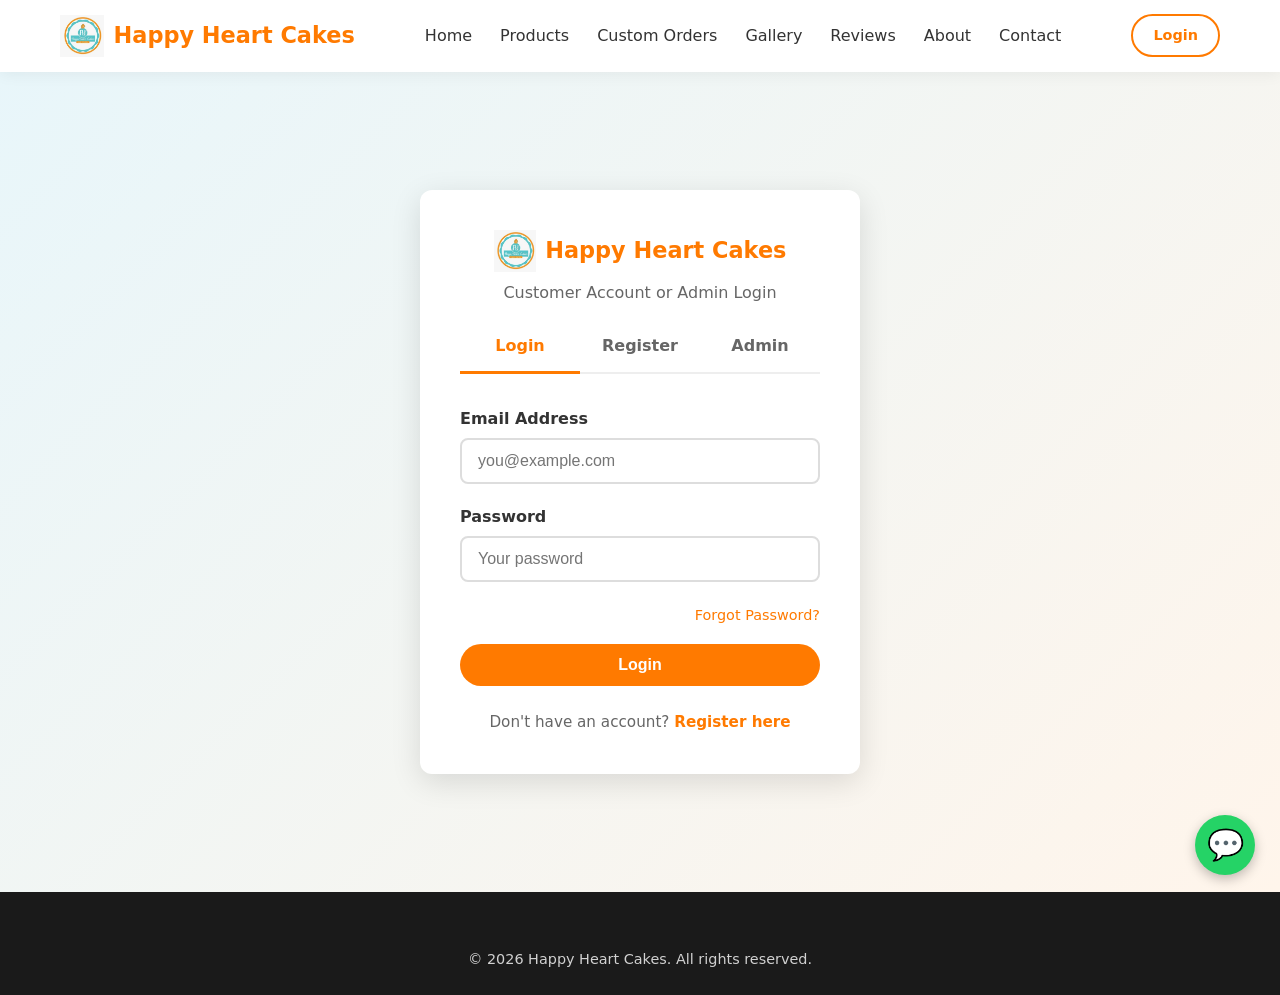
<file: checkout.html>
<!DOCTYPE html>
<html lang="en">
<head>
  <meta charset="UTF-8">
  <meta name="viewport" content="width=device-width, initial-scale=1.0">
  <title>Checkout | Happy Heart Cakes</title>
  <link rel="stylesheet" href="css/style.css">
  <link rel="icon" href="images/logo.jpeg" type="image/png">
</head>
<body>
  <header class="header">
    <div class="container">
      <nav class="navbar">
        <a href="index.html" class="logo">
          <img src="images/logo.jpeg" alt="Happy Heart Cakes" style="height: 42px; width: auto;">
          Happy Heart Cakes
        </a>
        <ul class="nav-links">
          <li><a href="index.html">Home</a></li>
          <li><a href="products.html">Products</a></li>
          <li><a href="custom-order.html">Custom Orders</a></li>
          <li><a href="gallery.html">Gallery</a></li>
          <li><a href="reviews.html">Reviews</a></li>
          <li><a href="about.html">About</a></li>
          <li><a href="contact.html">Contact</a></li>
        </ul>
        <div class="nav-actions">
          <a href="login.html" class="btn btn-outline btn-sm">Login</a>
          <a href="cart.html" class="btn btn-primary btn-sm">Cart</a>
          <button class="mobile-toggle">☰</button>
        </div>
      </nav>
    </div>
  </header>

  <section class="section">
    <div class="container" style="max-width: 800px;">
      <h1 class="section-title">Checkout</h1>
      <p class="section-subtitle">Confirm your delivery details and choose how you want to pay</p>

      <!-- Delivery Address -->
      <div style="background: white; padding: 2rem; border-radius: var(--radius); box-shadow: var(--shadow); margin-bottom: 1.5rem;">
        <h3 style="margin-bottom: 1.25rem;">Delivery Address</h3>

        <div class="form-group">
          <label>Full Name *</label>
          <input type="text" id="delivery-name" class="form-control" required>
        </div>
        <div class="form-group">
          <label>Phone Number *</label>
          <input type="tel" id="delivery-phone" class="form-control" required placeholder="07XX XXX XXX">
        </div>
        <div class="form-group">
          <label>Delivery Place / Landmark *</label>
          <input type="text" id="delivery-place" class="form-control" required placeholder="e.g. Near Siaya County Hospital, Township">
        </div>
        <div class="form-group">
          <label>Additional Notes (optional)</label>
          <textarea id="delivery-notes" class="form-control" rows="2" placeholder="Gate code, preferred time, etc."></textarea>
        </div>

        <hr style="margin: 1.75rem 0; border: none; border-top: 1px solid var(--gray-200);">

        <h4 style="margin-bottom: 1rem; color: var(--orange);">Cake Customization (Optional)</h4>

        <div class="form-group">
          <label>Message / Writing on the Cake</label>
          <input type="text" id="cake-message" class="form-control" placeholder="e.g. Happy Birthday Akinyi">
        </div>
        <div class="form-group">
          <label>Theme of the Cake</label>
          <input type="text" id="cake-theme" class="form-control" placeholder="e.g. Unicorn, Football, Floral">
        </div>
        <div class="form-group">
          <label>Preferred Colours</label>
          <input type="text" id="cake-colours" class="form-control" placeholder="e.g. Pink & white, Blue and gold">
        </div>

        <hr style="margin: 1.75rem 0; border: none; border-top: 1px solid var(--gray-200);">

        <h4 style="margin-bottom: 1rem; color: var(--orange);">Expected Delivery Date & Time</h4>
        <p style="font-size: 0.9rem; color: var(--gray-600); margin-bottom: 1rem;">
          Standard delivery is after <strong>24 hours</strong>. You can request earlier delivery (minimum 6 hours) at a fee of <strong>KSh 50 per hour</strong> earlier than 24 hours.
        </p>

        <div class="form-group">
          <label>Delivery Date *</label>
          <input type="date" id="delivery-date" class="form-control" required>
        </div>
        <div class="form-group">
          <label>Delivery Time *</label>
          <input type="time" id="delivery-time" class="form-control" required>
        </div>

        <div id="rush-fee-box" style="display: none; background: #fff8f0; border-left: 4px solid var(--orange); padding: 1rem; border-radius: 8px; margin-top: 1rem;">
          <strong>Rush Fee:</strong> <span id="rush-fee-text">KSh 0</span><br>
          <small id="rush-explanation"></small>
        </div>
      </div>

      <!-- Payment Method -->
      <div style="background: white; padding: 2rem; border-radius: var(--radius); box-shadow: var(--shadow); margin-bottom: 1.5rem;">
        <h3 style="margin-bottom: 1.25rem;">Payment Method</h3>

        <div style="display: flex; gap: 1rem; margin-bottom: 1.5rem; flex-wrap: wrap;">
          <label style="flex: 1; min-width: 180px; border: 2px solid var(--orange); border-radius: 10px; padding: 1rem; cursor: pointer;" id="label-paynow">
            <input type="radio" name="payment" value="paynow" checked style="margin-right: 8px;">
            <strong>Pay Now</strong>
            <div style="font-size: 0.9rem; color: var(--gray-600); margin-top: 4px;">Pay immediately</div>
          </label>
          <label style="flex: 1; min-width: 180px; border: 2px solid var(--gray-200); border-radius: 10px; padding: 1rem; cursor: pointer;" id="label-pod">
            <input type="radio" name="payment" value="pod" style="margin-right: 8px;">
            <strong>Pay on Delivery</strong>
            <div style="font-size: 0.9rem; color: var(--gray-600); margin-top: 4px;">Pay when you receive</div>
          </label>
        </div>

        <div id="paynow-section">
          <p style="margin-bottom: 1rem; font-weight: 600;">Choose how to pay:</p>
          
          <div style="display: flex; gap: 1rem; margin-bottom: 1.5rem; flex-wrap: wrap;">
            <label style="flex: 1; min-width: 140px; border: 2px solid var(--orange); border-radius: 8px; padding: 0.9rem; cursor: pointer;" id="label-mpesa">
              <input type="radio" name="paymethod" value="mpesa" checked style="margin-right: 6px;">
              <strong>M-Pesa</strong>
            </label>
            <label style="flex: 1; min-width: 140px; border: 2px solid var(--gray-200); border-radius: 8px; padding: 0.9rem; cursor: pointer;" id="label-card">
              <input type="radio" name="paymethod" value="card" style="margin-right: 6px;">
              <strong>Card (Visa / Mastercard)</strong>
            </label>
          </div>

          <div id="mpesa-form">
            <div class="form-group">
              <label>M-Pesa Phone Number</label>
              <input type="tel" id="mpesa-phone" class="form-control" placeholder="07XX XXX XXX">
            </div>
            <p style="font-size: 0.9rem; color: var(--gray-600);">You will receive an STK push on your phone to enter your M-Pesa PIN.</p>
          </div>

          <div id="card-form" style="display: none;">
            <div class="form-group">
              <label>Cardholder Name</label>
              <input type="text" id="card-name" class="form-control" placeholder="Name on card">
            </div>
            <div class="form-group">
              <label>Card Number</label>
              <input type="text" id="card-number" class="form-control" placeholder="ACCT-000035" maxlength="19">
            </div>
            <div style="display: grid; grid-template-columns: 1fr 1fr; gap: 1rem;">
              <div class="form-group">
                <label>Expiry Date</label>
                <input type="text" id="card-expiry" class="form-control" placeholder="MM/YY" maxlength="5">
              </div>
              <div class="form-group">
                <label>CVV</label>
                <input type="text" id="card-cvv" class="form-control" placeholder="123" maxlength="4">
              </div>
            </div>
            <p style="font-size: 0.9rem; color: var(--gray-600);">(Card payments will be connected later. For now this is simulated.)</p>
          </div>
        </div>
      </div>

      <!-- Order Summary -->
      <div style="background: white; padding: 2rem; border-radius: var(--radius); box-shadow: var(--shadow); margin-bottom: 1.5rem;">
        <h3 style="margin-bottom: 1rem;">Order Summary</h3>
        <div id="checkout-summary"></div>
        <div id="rush-fee-summary" style="display: none; margin-top: 0.75rem; color: var(--orange); font-weight: 600;"></div>
        <div id="grand-total" style="margin-top: 1rem; font-size: 1.25rem; font-weight: 700; color: var(--orange);"></div>
      </div>

      <button class="btn btn-primary btn-block" id="confirmOrderBtn" style="padding: 1rem; font-size: 1.1rem;">
        Confirm & Place Order
      </button>
    </div>
  </section>

  <script src="js/api.js"></script>
  <script src="js/main.js"></script>
  <script>
    const currentUser = JSON.parse(localStorage.getItem('hhc_user') || 'null');
    const cart = JSON.parse(localStorage.getItem('hhc_cart') || '[]');

    if (!currentUser || !currentUser.token) {
      alert('Please login first to checkout.');
      window.location.href = 'login.html';
    } else if (currentUser.role === 'admin') {
      alert('Admin cannot place orders.');
      window.location.href = 'admin-dashboard.html';
    } else if (cart.length === 0) {
      alert('Your cart is empty.');
      window.location.href = 'products.html';
    }

    // Prefill
    if (currentUser) {
      document.getElementById('delivery-name').value = currentUser.name || '';
      document.getElementById('delivery-phone').value = currentUser.phone || '';
      document.getElementById('mpesa-phone').value = currentUser.phone || '';
    }
    const savedAddress = JSON.parse(localStorage.getItem('hhc_delivery_address') || 'null');
    if (savedAddress) {
      document.getElementById('delivery-name').value = savedAddress.name || document.getElementById('delivery-name').value;
      document.getElementById('delivery-phone').value = savedAddress.phone || document.getElementById('delivery-phone').value;
      document.getElementById('delivery-place').value = savedAddress.place || '';
      document.getElementById('delivery-notes').value = savedAddress.notes || '';
    }

    // Date/time defaults (24h standard, 6h minimum)
    const now = new Date();
    const minDate = new Date(now.getTime() + 6 * 60 * 60 * 1000);
    document.getElementById('delivery-date').min = minDate.toISOString().split('T')[0];

    const defaultDate = new Date(now.getTime() + 24 * 60 * 60 * 1000);
    document.getElementById('delivery-date').value = defaultDate.toISOString().split('T')[0];
    document.getElementById('delivery-time').value = defaultDate.toTimeString().slice(0, 5);

    let cartTotal = 0;
    let rushFee = 0;
    window.rushFee = 0;
    window._useMpesa = false;
    window._mpesaPhone = '';

    // Cart summary
    let summaryHTML = '';
    cart.forEach(item => {
      const priceNum = parseInt(String(item.price).replace(/[^\d]/g, ''), 10) || 0;
      cartTotal += priceNum;
      summaryHTML += `<div style="display:flex; justify-content:space-between; margin-bottom:0.5rem;">
        <span>${item.name}</span>
        <span>${item.price}</span>
      </div>`;
    });
    document.getElementById('checkout-summary').innerHTML = summaryHTML;

    function updateGrandTotal() {
      const grand = cartTotal + rushFee;
      document.getElementById('grand-total').textContent = 'Grand Total: KSh ' + grand.toLocaleString();
    }

    function updateRushFee() {
      const dateVal = document.getElementById('delivery-date').value;
      const timeVal = document.getElementById('delivery-time').value;

      if (!dateVal || !timeVal) {
        rushFee = 0;
        window.rushFee = 0;
        document.getElementById('rush-fee-box').style.display = 'none';
        document.getElementById('rush-fee-summary').style.display = 'none';
        updateGrandTotal();
        return;
      }

      const selected = new Date(dateVal + 'T' + timeVal);
      const hoursFromNow = (selected - now) / (1000 * 60 * 60);

      if (hoursFromNow < 6) {
        alert('Delivery cannot be earlier than 6 hours from now.');
        document.getElementById('delivery-date').value = defaultDate.toISOString().split('T')[0];
        document.getElementById('delivery-time').value = defaultDate.toTimeString().slice(0, 5);
        rushFee = 0;
        window.rushFee = 0;
        document.getElementById('rush-fee-box').style.display = 'none';
        document.getElementById('rush-fee-summary').style.display = 'none';
        updateGrandTotal();
        return;
      }

      if (hoursFromNow < 24) {
        const hoursEarlier = Math.ceil(24 - hoursFromNow);
        rushFee = hoursEarlier * 50;
        window.rushFee = rushFee;

        document.getElementById('rush-fee-box').style.display = 'block';
        document.getElementById('rush-fee-text').textContent = 'KSh ' + rushFee.toLocaleString();
        document.getElementById('rush-explanation').textContent =
          `You requested delivery ${hoursEarlier} hour(s) earlier than the standard 24 hours. Fee = ${hoursEarlier} × KSh 50.`;

        document.getElementById('rush-fee-summary').style.display = 'block';
        document.getElementById('rush-fee-summary').textContent = 'Rush Fee: KSh ' + rushFee.toLocaleString();
      } else {
        rushFee = 0;
        window.rushFee = 0;
        document.getElementById('rush-fee-box').style.display = 'none';
        document.getElementById('rush-fee-summary').style.display = 'none';
      }

      updateGrandTotal();
    }

    document.getElementById('delivery-date').addEventListener('change', updateRushFee);
    document.getElementById('delivery-time').addEventListener('change', updateRushFee);
    updateRushFee();

    // Payment toggles
    document.querySelectorAll('input[name="payment"]').forEach(radio => {
      radio.addEventListener('change', function() {
        const isPayNow = this.value === 'paynow';
        document.getElementById('paynow-section').style.display = isPayNow ? 'block' : 'none';
        document.getElementById('label-paynow').style.borderColor = isPayNow ? 'var(--orange)' : 'var(--gray-200)';
        document.getElementById('label-pod').style.borderColor = isPayNow ? 'var(--gray-200)' : 'var(--orange)';
      });
    });

    document.querySelectorAll('input[name="paymethod"]').forEach(radio => {
      radio.addEventListener('change', function() {
        const isMpesa = this.value === 'mpesa';
        document.getElementById('mpesa-form').style.display = isMpesa ? 'block' : 'none';
        document.getElementById('card-form').style.display = isMpesa ? 'none' : 'block';
        document.getElementById('label-mpesa').style.borderColor = isMpesa ? 'var(--orange)' : 'var(--gray-200)';
        document.getElementById('label-card').style.borderColor = isMpesa ? 'var(--gray-200)' : 'var(--orange)';
      });
    });

    // Place order
    document.getElementById('confirmOrderBtn').addEventListener('click', async function() {
      const name = document.getElementById('delivery-name').value.trim();
      const phone = document.getElementById('delivery-phone').value.trim();
      const place = document.getElementById('delivery-place').value.trim();
      const notes = document.getElementById('delivery-notes').value.trim();
      const cakeMessage = document.getElementById('cake-message').value.trim();
      const cakeTheme = document.getElementById('cake-theme').value.trim();
      const cakeColours = document.getElementById('cake-colours').value.trim();
      const deliveryDate = document.getElementById('delivery-date').value;
      const deliveryTime = document.getElementById('delivery-time').value;
      const paymentMethod = document.querySelector('input[name="payment"]:checked').value;

      if (!name || !phone || !place || !deliveryDate || !deliveryTime) {
        alert('Please fill in all required fields including delivery date and time.');
        return;
      }

      const btn = this;
      btn.classList.add('loading');
      btn.disabled = true;

      localStorage.setItem('hhc_delivery_address', JSON.stringify({ name, phone, place, notes }));

      let paymentStatus = 'Pay on Delivery';
      window._useMpesa = false;
      window._mpesaPhone = '';

      if (paymentMethod === 'paynow') {
        const paymethod = document.querySelector('input[name="paymethod"]:checked')?.value || 'mpesa';

        if (paymethod === 'mpesa') {
          const mpesaPhone = document.getElementById('mpesa-phone').value.trim() || phone;
          if (!mpesaPhone) {
            alert('Please enter your M-Pesa phone number.');
            btn.classList.remove('loading');
            btn.disabled = false;
            return;
          }
          paymentStatus = 'Pending (M-Pesa)';
          window._useMpesa = true;
          window._mpesaPhone = mpesaPhone;
        } else {
          const cardNumber = document.getElementById('card-number').value.trim();
          const cardExpiry = document.getElementById('card-expiry').value.trim();
          const cardCvv = document.getElementById('card-cvv').value.trim();
          if (!cardNumber || !cardExpiry || !cardCvv) {
            alert('Please fill in all card details.');
            btn.classList.remove('loading');
            btn.disabled = false;
            return;
          }
          paymentStatus = 'Paid (Card)';
        }
      }

      const itemsList = cart.map(item => item.name).join(', ');
      const currentRushFee = window.rushFee || 0;
      const grandTotal = cartTotal + currentRushFee;

      const orderData = {
        customer: name,
        phone: phone,
        place: place,
        notes: notes,
        cakeMessage: cakeMessage,
        cakeTheme: cakeTheme,
        cakeColours: cakeColours,
        deliveryDate: deliveryDate,
        deliveryTime: deliveryTime,
        rushFee: currentRushFee,
        items: itemsList,
        amount: 'KSh ' + grandTotal.toLocaleString(),
        payment: paymentStatus
      };

      try {
        const savedOrder = await apiCreateOrder(orderData);

        // Real M-Pesa STK Push
        if (window._useMpesa) {
          try {
            const amountNumber = grandTotal || 1;
            const stk = await apiMpesaStkPush({
              phone: window._mpesaPhone,
              amount: amountNumber,
              orderId: savedOrder._id,
              accountReference: savedOrder.ref || 'HHC',
              description: 'Happy Heart Cakes order'
            });
            alert(stk.message || 'STK push sent. Enter your M-Pesa PIN on your phone.');
          } catch (stkErr) {
            alert(
              'Order was saved, but M-Pesa push failed: ' +
              (stkErr.message || 'You can pay on delivery or contact us.')
            );
          }
        }

        localStorage.setItem('hhc_last_order', JSON.stringify(savedOrder));
        localStorage.removeItem('hhc_cart');
        window.location.href = 'order-confirmation.html';
      } catch (err) {
        alert(err.message || 'Failed to place order. Please try again.');
        btn.classList.remove('loading');
        btn.disabled = false;
      }
    });
  </script>
</body>
</html>
</file>
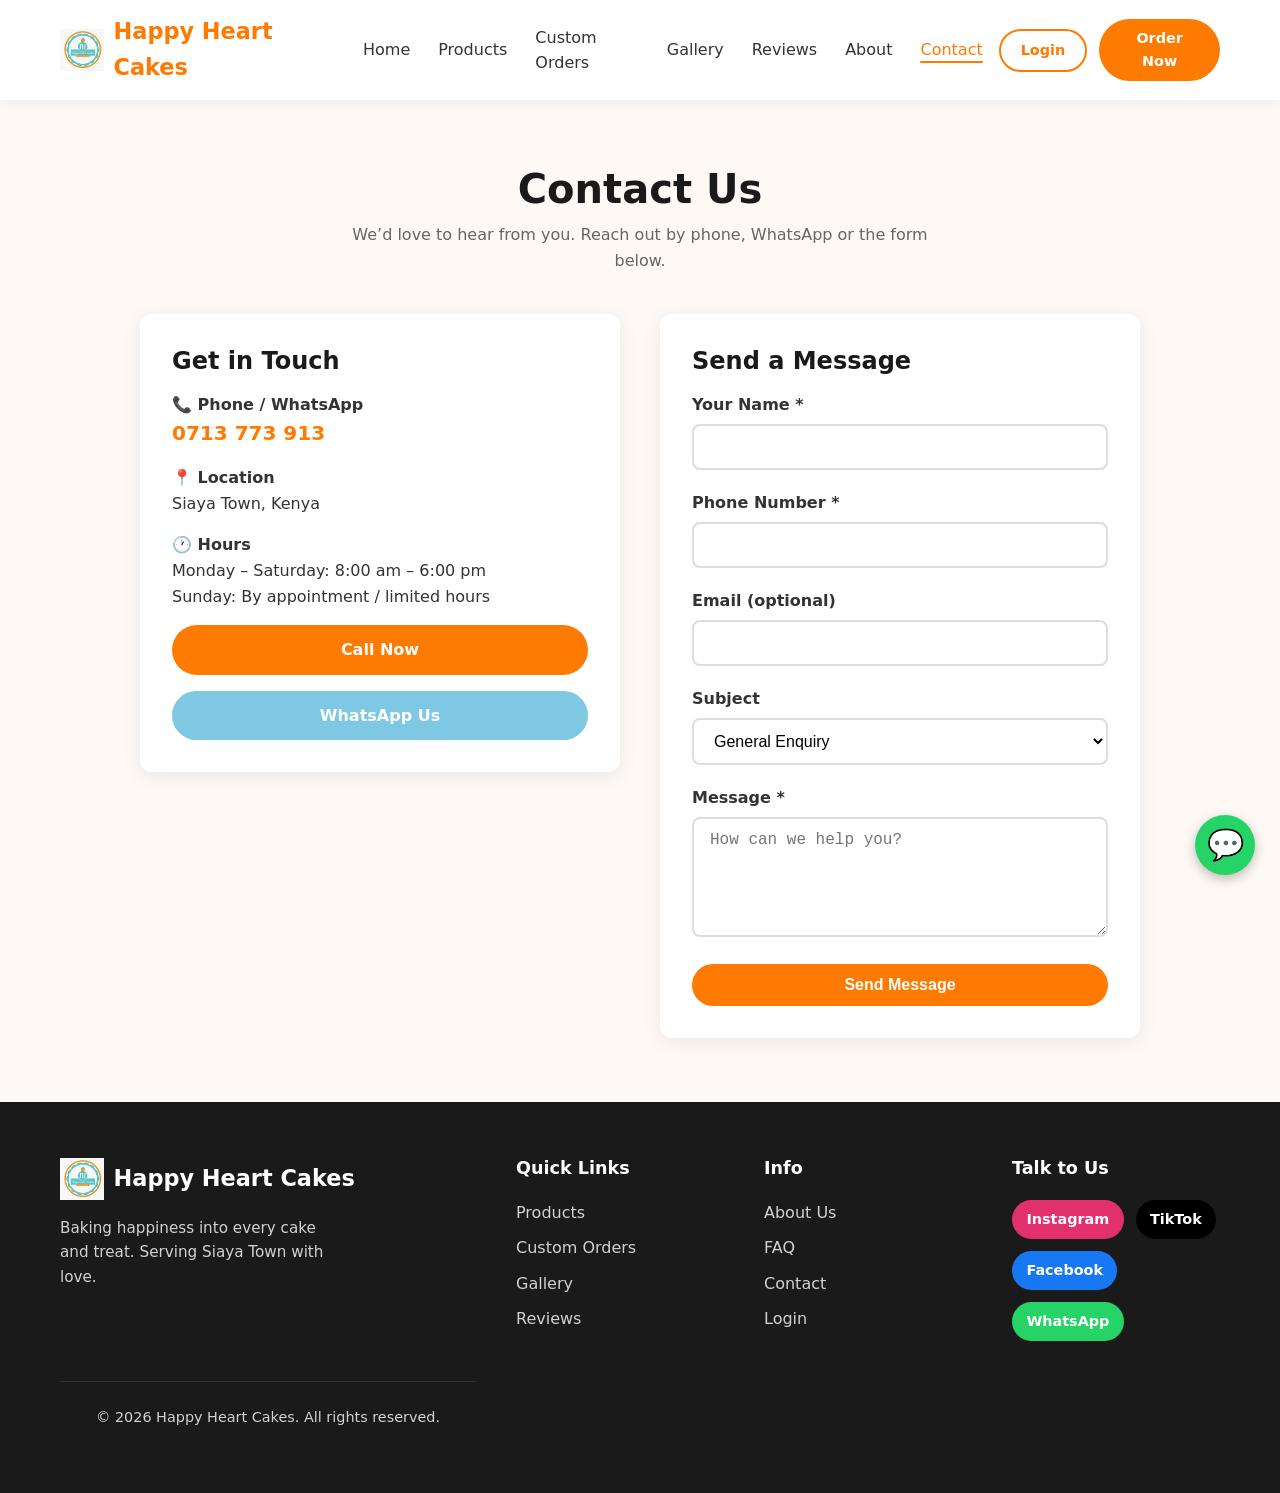
<file: contact.html>
<!DOCTYPE html>
<html lang="en">
<head>
  <meta charset="UTF-8">
  <meta name="viewport" content="width=device-width, initial-scale=1.0">
  <title>Contact Us | Happy Heart Cakes</title>
  <link rel="stylesheet" href="css/style.css">
 <link rel="icon" href="images/logo.jpeg" type="image/png">
</head>
<body>
  <header class="header">
    <div class="container">
      <nav class="navbar">
        <a href="index.html" class="logo">
  <img src="images/logo.jpeg" alt="Happy Heart Cakes" style="height: 42px; width: auto;">
  Happy Heart Cakes
</a>
        <ul class="nav-links">
          <li><a href="index.html">Home</a></li>
          <li><a href="products.html">Products</a></li>
          <li><a href="custom-order.html">Custom Orders</a></li>
          <li><a href="gallery.html">Gallery</a></li>
          <li><a href="reviews.html">Reviews</a></li>
          <li><a href="about.html">About</a></li>
          <li><a href="contact.html" class="active">Contact</a></li>
        </ul>
        <div class="nav-actions">
          <a href="login.html" class="btn btn-outline btn-sm">Login</a>
          <a href="custom-order.html" class="btn btn-primary btn-sm">Order Now</a>
          <button class="mobile-toggle">☰</button>
        </div>
      </nav>
    </div>
  </header>

  <section class="section">
    <div class="container">
      <h1 class="section-title">Contact Us</h1>
      <p class="section-subtitle">We’d love to hear from you. Reach out by phone, WhatsApp or the form below.</p>

      <div style="display: grid; grid-template-columns: 1fr 1fr; gap: 2.5rem; max-width: 1000px; margin: 0 auto;">
        <!-- Contact Info -->
        <div>
          <div style="background: white; padding: 2rem; border-radius: var(--radius); box-shadow: var(--shadow); margin-bottom: 1.5rem;">
            <h3 class="mb-2">Get in Touch</h3>
            <p style="margin-bottom: 1rem;"><strong>📞 Phone / WhatsApp</strong><br>
              <a href="tel:0713773913" style="color: var(--orange); font-size: 1.25rem; font-weight: 600;">0713 773 913</a>
            </p>
            <p style="margin-bottom: 1rem;"><strong>📍 Location</strong><br>
              Siaya Town, Kenya
            </p>
            <p style="margin-bottom: 1rem;"><strong>🕐 Hours</strong><br>
              Monday – Saturday: 8:00 am – 6:00 pm<br>
              Sunday: By appointment / limited hours
            </p>
            <a href="tel:0713773913" class="btn btn-primary btn-block">Call Now</a>
            <a href="https://wa.me/254713773913" target="_blank" class="btn btn-secondary btn-block mt-2">WhatsApp Us</a>
          </div>
        </div>

        <!-- Contact Form -->
        <div style="background: white; padding: 2rem; border-radius: var(--radius); box-shadow: var(--shadow);">
          <h3 class="mb-2">Send a Message</h3>
          <form data-demo data-success="Thank you for your message! We will get back to you as soon as possible.">
            <div class="form-group">
              <label for="c-name">Your Name *</label>
              <input type="text" id="c-name" class="form-control" required>
            </div>
            <div class="form-group">
              <label for="c-phone">Phone Number *</label>
              <input type="tel" id="c-phone" class="form-control" required>
            </div>
            <div class="form-group">
              <label for="c-email">Email (optional)</label>
              <input type="email" id="c-email" class="form-control">
            </div>
            <div class="form-group">
              <label for="c-subject">Subject</label>
              <select id="c-subject" class="form-control">
                <option>General Enquiry</option>
                <option>Custom Cake Order</option>
                <option>Wedding Cake</option>
                <option>Delivery Question</option>
                <option>Feedback</option>
                <option>Other</option>
              </select>
            </div>
            <div class="form-group">
              <label for="c-message">Message *</label>
              <textarea id="c-message" class="form-control" required placeholder="How can we help you?"></textarea>
            </div>
            <button type="submit" class="btn btn-primary btn-block">Send Message</button>
          </form>
        </div>
      </div>
    </div>
  </section>

  <footer class="footer">
    <div class="container">
      <div class="footer-grid">
        <div class="footer-brand">
          <a href="index.html" class="logo">
  <img src="images/logo.jpeg" alt="Happy Heart Cakes" style="height: 42px; width: auto;">
  Happy Heart Cakes
</a>
          <p>Baking happiness into every cake and treat. Serving Siaya Town with love.</p>
        </div>
        <div>
          <h4>Quick Links</h4>
          <ul>
            <li><a href="products.html">Products</a></li>
            <li><a href="custom-order.html">Custom Orders</a></li>
            <li><a href="gallery.html">Gallery</a></li>
            <li><a href="reviews.html">Reviews</a></li>
          </ul>
        </div>
        <div>
          <h4>Info</h4>
          <ul>
            <li><a href="about.html">About Us</a></li>
            <li><a href="faq.html">FAQ</a></li>
            <li><a href="contact.html">Contact</a></li>
            <li><a href="login.html">Login</a></li>
          </ul>
        </div>
       <div>
  <h4>Talk to Us</h4>
  <div style="display:flex; gap:0.75rem; flex-wrap:wrap; margin-top:0.5rem;">
    <a href="https://www.instagram.com/happy_heart_cakes" target="_blank" rel="noopener"
       style="background:#E1306C; color:white; padding:0.5rem 0.9rem; border-radius:50px; font-weight:600; font-size:0.9rem;">
      Instagram
    </a>
    <a href="https://www.tiktok.com/@happy.heart.cakes" target="_blank" rel="noopener"
       style="background:#000; color:white; padding:0.5rem 0.9rem; border-radius:50px; font-weight:600; font-size:0.9rem;">
      TikTok
    </a>
    <a href="https://www.facebook.com/Happy Heart Cakes" target="_blank" rel="noopener"
       style="background:#1877F2; color:white; padding:0.5rem 0.9rem; border-radius:50px; font-weight:600; font-size:0.9rem;">
      Facebook
    </a>
    <a href="https://wa.me/254713773913" target="_blank" rel="noopener"
       style="background:#25D366; color:white; padding:0.5rem 0.9rem; border-radius:50px; font-weight:600; font-size:0.9rem;">
      WhatsApp
    </a>
  </div>
</div>

      <div class="footer-bottom">
        <p>&copy; 2026 Happy Heart Cakes. All rights reserved.</p>
      </div>
    </div>
  </footer>

  <script src="js/main.js"></script>
  <style>
    @media (max-width: 768px) {
      section .container > div[style*="grid-template-columns"] {
        grid-template-columns: 1fr !important;
      }
    }
  </style>
</body>
</html>
</file>
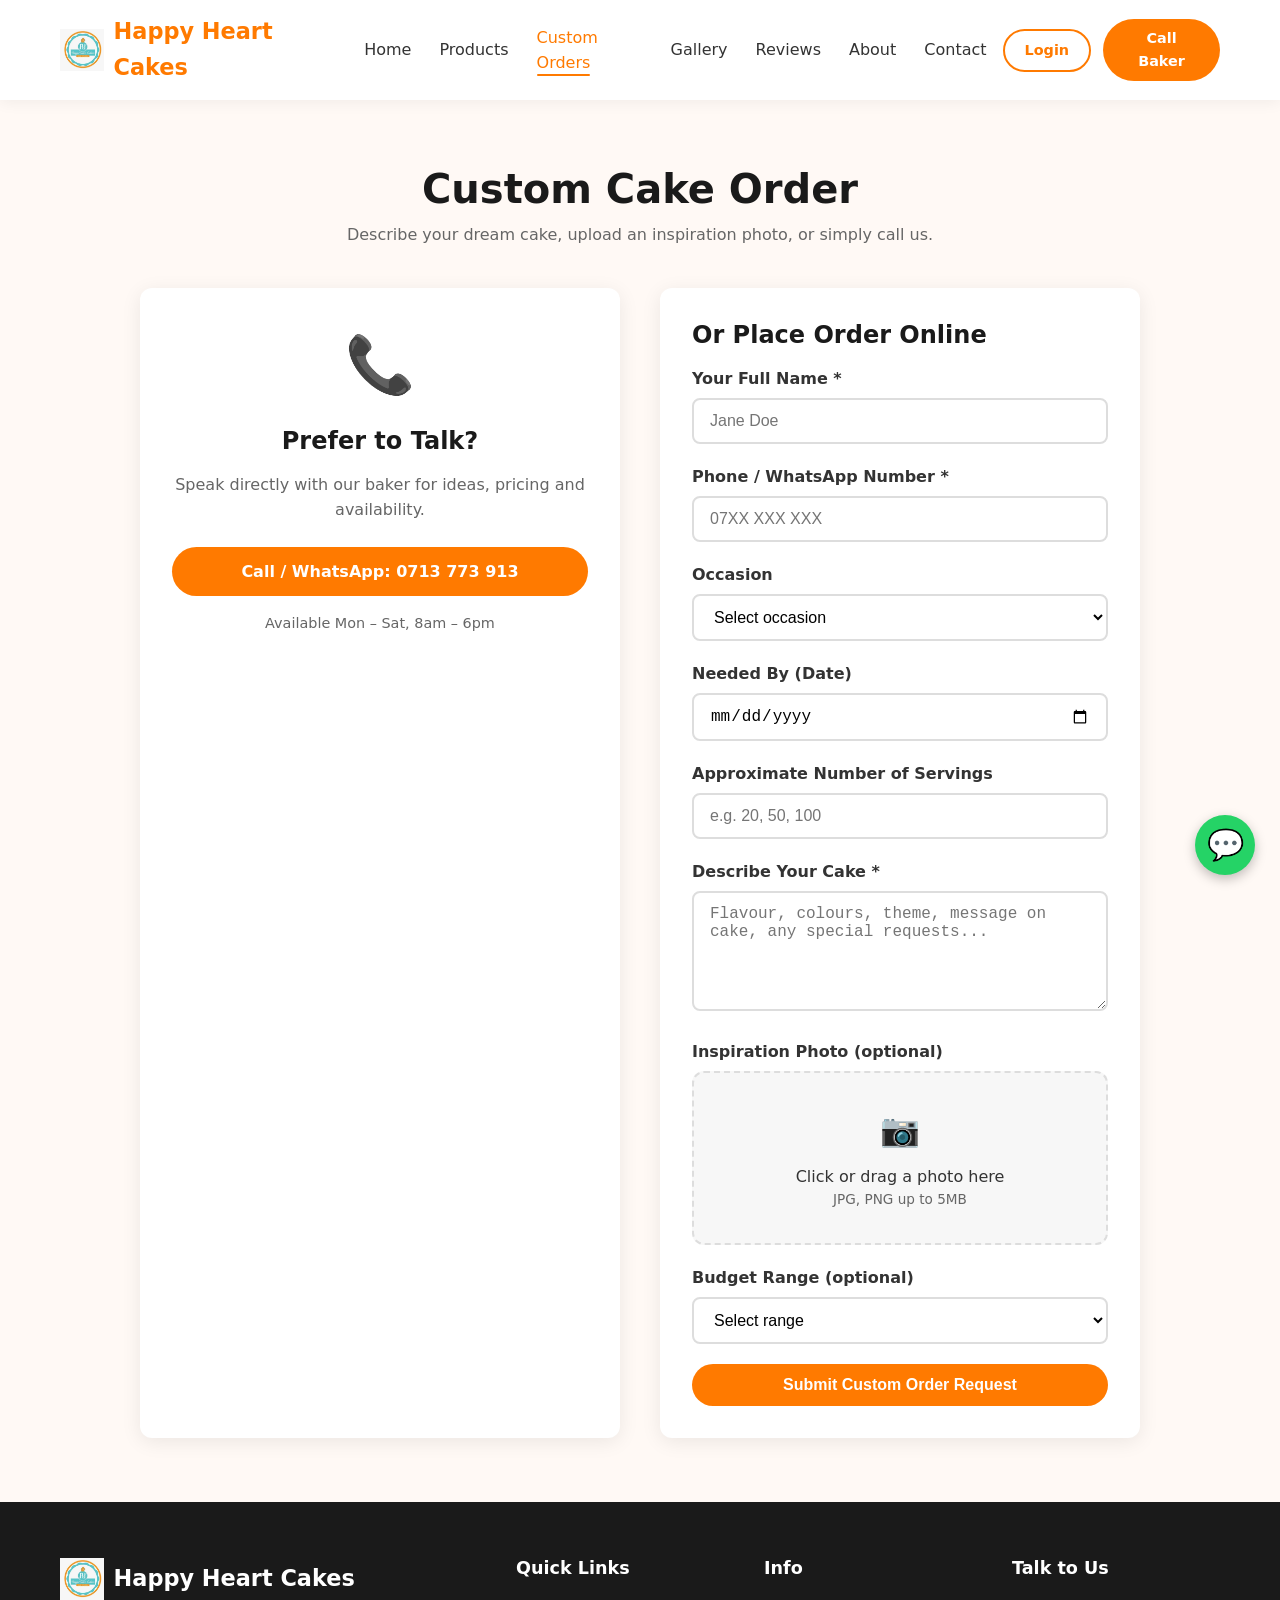
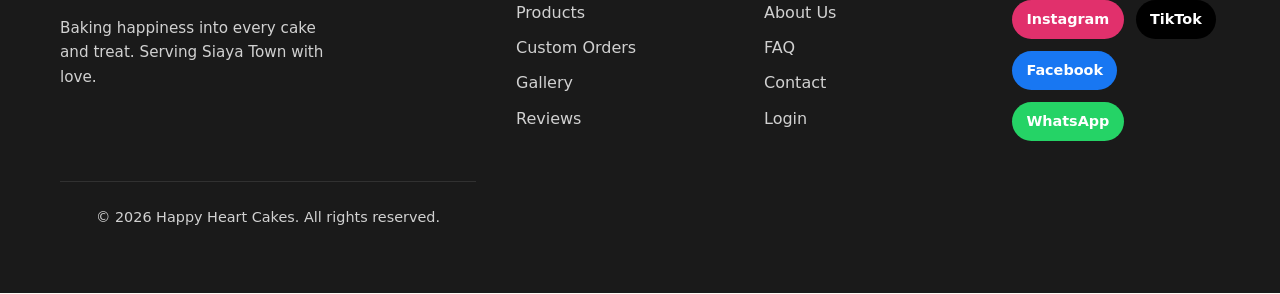
<file: custom-order.html>
<!DOCTYPE html>
<html lang="en">
<head>
  <meta charset="UTF-8">
  <meta name="viewport" content="width=device-width, initial-scale=1.0">
  <title>Custom Cake Order | Happy Heart Cakes</title>
  <link rel="stylesheet" href="css/style.css">
  <link rel="icon" href="images/logo.jpeg" type="image/png">
  <style>
    @media (max-width: 768px) {
      section .container > div[style*="grid-template-columns"] {
        grid-template-columns: 1fr !important;
      }
    }
  </style>
</head>
<body>
  <header class="header">
    <div class="container">
      <nav class="navbar">
        <a href="index.html" class="logo">
          <img src="images/logo.jpeg" alt="Happy Heart Cakes" style="height: 42px; width: auto;">
          Happy Heart Cakes
        </a>
        <ul class="nav-links">
          <li><a href="index.html">Home</a></li>
          <li><a href="products.html">Products</a></li>
          <li><a href="custom-order.html" class="active">Custom Orders</a></li>
          <li><a href="gallery.html">Gallery</a></li>
          <li><a href="reviews.html">Reviews</a></li>
          <li><a href="about.html">About</a></li>
          <li><a href="contact.html">Contact</a></li>
        </ul>
        <div class="nav-actions">
          <a href="login.html" class="btn btn-outline btn-sm">Login</a>
          <a href="tel:0713773913" class="btn btn-primary btn-sm">Call Baker</a>
          <button class="mobile-toggle">☰</button>
        </div>
      </nav>
    </div>
  </header>

  <section class="section">
    <div class="container">
      <h1 class="section-title">Custom Cake Order</h1>
      <p class="section-subtitle">Describe your dream cake, upload an inspiration photo, or simply call us.</p>

      <div style="display: grid; grid-template-columns: 1fr 1fr; gap: 2.5rem; max-width: 1000px; margin: 0 auto;">
        
        <!-- Call Option -->
        <div style="background: white; padding: 2rem; border-radius: var(--radius); box-shadow: var(--shadow); text-align: center;">
          <div style="font-size: 3.5rem; margin-bottom: 1rem;">📞</div>
          <h3>Prefer to Talk?</h3>
          <p style="color: var(--gray-600); margin: 1rem 0 1.5rem;">Speak directly with our baker for ideas, pricing and availability.</p>
          <a href="tel:0713773913" class="btn btn-primary btn-block">Call / WhatsApp: 0713 773 913</a>
          <p style="margin-top: 1rem; font-size: 0.9rem; color: var(--gray-600);">Available Mon – Sat, 8am – 6pm</p>
        </div>

        <!-- Online Form -->
        <div style="background: white; padding: 2rem; border-radius: var(--radius); box-shadow: var(--shadow);">
          <h3 class="mb-2">Or Place Order Online</h3>
          <form id="customOrderForm">
            <div class="form-group">
              <label for="name">Your Full Name *</label>
              <input type="text" id="name" class="form-control" required placeholder="Jane Doe">
            </div>
            <div class="form-group">
              <label for="phone">Phone / WhatsApp Number *</label>
              <input type="tel" id="phone" class="form-control" required placeholder="07XX XXX XXX">
            </div>
            <div class="form-group">
              <label for="occasion">Occasion</label>
              <select id="occasion" class="form-control">
                <option value="">Select occasion</option>
                <option>Birthday</option>
                <option>Wedding</option>
                <option>Anniversary</option>
                <option>Graduation</option>
                <option>Baby Shower</option>
                <option>Corporate / Office</option>
                <option>Other</option>
              </select>
            </div>
            <div class="form-group">
              <label for="date">Needed By (Date)</label>
              <input type="date" id="date" class="form-control">
            </div>
            <div class="form-group">
              <label for="servings">Approximate Number of Servings</label>
              <input type="number" id="servings" class="form-control" placeholder="e.g. 20, 50, 100">
            </div>
            <div class="form-group">
              <label for="description">Describe Your Cake *</label>
              <textarea id="description" class="form-control" required placeholder="Flavour, colours, theme, message on cake, any special requests..."></textarea>
            </div>
            <div class="form-group">
              <label>Inspiration Photo (optional)</label>
              <div class="upload-area">
                <input type="file" accept="image/*" id="photo">
                <div style="font-size: 2rem; margin-bottom: 0.5rem;">📷</div>
                <p>Click or drag a photo here</p>
                <p style="font-size: 0.85rem; color: var(--gray-600);">JPG, PNG up to 5MB</p>
                <img class="upload-preview" alt="Preview">
              </div>
            </div>
            <div class="form-group">
              <label for="budget">Budget Range (optional)</label>
              <select id="budget" class="form-control">
                <option value="">Select range</option>
                <option>Under KSh 3,000</option>
                <option>KSh 3,000 – 6,000</option>
                <option>KSh 6,000 – 12,000</option>
                <option>KSh 12,000 – 25,000</option>
                <option>Above KSh 25,000</option>
              </select>
            </div>
            <button type="submit" class="btn btn-primary btn-block">Submit Custom Order Request</button>
          </form>
        </div>
      </div>
    </div>
  </section>

  <footer class="footer">
    <div class="container">
      <div class="footer-grid">
        <div class="footer-brand">
          <a href="index.html" class="logo">
            <img src="images/logo.jpeg" alt="Happy Heart Cakes" style="height: 42px; width: auto;">
            Happy Heart Cakes
          </a>
          <p>Baking happiness into every cake and treat. Serving Siaya Town with love.</p>
        </div>
        <div>
          <h4>Quick Links</h4>
          <ul>
            <li><a href="products.html">Products</a></li>
            <li><a href="custom-order.html">Custom Orders</a></li>
            <li><a href="gallery.html">Gallery</a></li>
            <li><a href="reviews.html">Reviews</a></li>
          </ul>
        </div>
        <div>
          <h4>Info</h4>
          <ul>
            <li><a href="about.html">About Us</a></li>
            <li><a href="faq.html">FAQ</a></li>
            <li><a href="contact.html">Contact</a></li>
            <li><a href="login.html">Login</a></li>
          </ul>
        </div>
        <div>
  <h4>Talk to Us</h4>
  <div style="display:flex; gap:0.75rem; flex-wrap:wrap; margin-top:0.5rem;">
    <a href="https://www.instagram.com/happy_heart_cakes" target="_blank" rel="noopener"
       style="background:#E1306C; color:white; padding:0.5rem 0.9rem; border-radius:50px; font-weight:600; font-size:0.9rem;">
      Instagram
    </a>
    <a href="https://www.tiktok.com/@happy.heart.cakes" target="_blank" rel="noopener"
       style="background:#000; color:white; padding:0.5rem 0.9rem; border-radius:50px; font-weight:600; font-size:0.9rem;">
      TikTok
    </a>
    <a href="https://www.facebook.com/Happy Heart Cakes" target="_blank" rel="noopener"
       style="background:#1877F2; color:white; padding:0.5rem 0.9rem; border-radius:50px; font-weight:600; font-size:0.9rem;">
      Facebook
    </a>
    <a href="https://wa.me/254713773913" target="_blank" rel="noopener"
       style="background:#25D366; color:white; padding:0.5rem 0.9rem; border-radius:50px; font-weight:600; font-size:0.9rem;">
      WhatsApp
    </a>
  </div>
</div>

      <div class="footer-bottom">
        <p>&copy; 2026 Happy Heart Cakes. All rights reserved.</p>
      </div>
    </div>
  </footer>

  <script src="js/api.js"></script>
  <script src="js/main.js"></script>
  <script>
    // Prefill if logged in
    const user = JSON.parse(localStorage.getItem('hhc_user') || 'null');
    if (user && user.name) {
      document.getElementById('name').value = user.name;
      if (user.phone) document.getElementById('phone').value = user.phone;
    }

    document.getElementById('customOrderForm').addEventListener('submit', async function(e) {
      e.preventDefault();

      const currentUser = JSON.parse(localStorage.getItem('hhc_user') || 'null');
      if (!currentUser || !currentUser.token) {
        alert('Please login first to submit a custom order.');
        window.location.href = 'login.html';
        return;
      }

      if (currentUser.role === 'admin') {
        alert('Admin cannot submit custom orders.');
        return;
      }

      const name = document.getElementById('name').value.trim();
      const phone = document.getElementById('phone').value.trim();
      const occasion = document.getElementById('occasion').value.trim();
      const dateNeeded = document.getElementById('date').value;
      const servings = document.getElementById('servings').value.trim();
      const description = document.getElementById('description').value.trim();
      const budget = document.getElementById('budget').value.trim();

      if (!name || !phone || !description) {
        alert('Please fill in name, phone and description.');
        return;
      }

      const btn = this.querySelector('button[type="submit"]');
      btn.disabled = true;
      btn.classList.add('loading');

      try {
        const saved = await apiCreateCustomRequest({
          name,
          phone,
          occasion,
          dateNeeded,
          servings,
          description,
          budget
        });

        localStorage.setItem('hhc_last_custom', JSON.stringify(saved));
        alert('Custom order request submitted successfully!');
        window.location.href = 'order-confirmation.html';
      } catch (err) {
        alert(err.message || 'Failed to submit request');
        btn.disabled = false;
        btn.classList.remove('loading');
      }
    });
  </script>
</body>
</html>
</file>
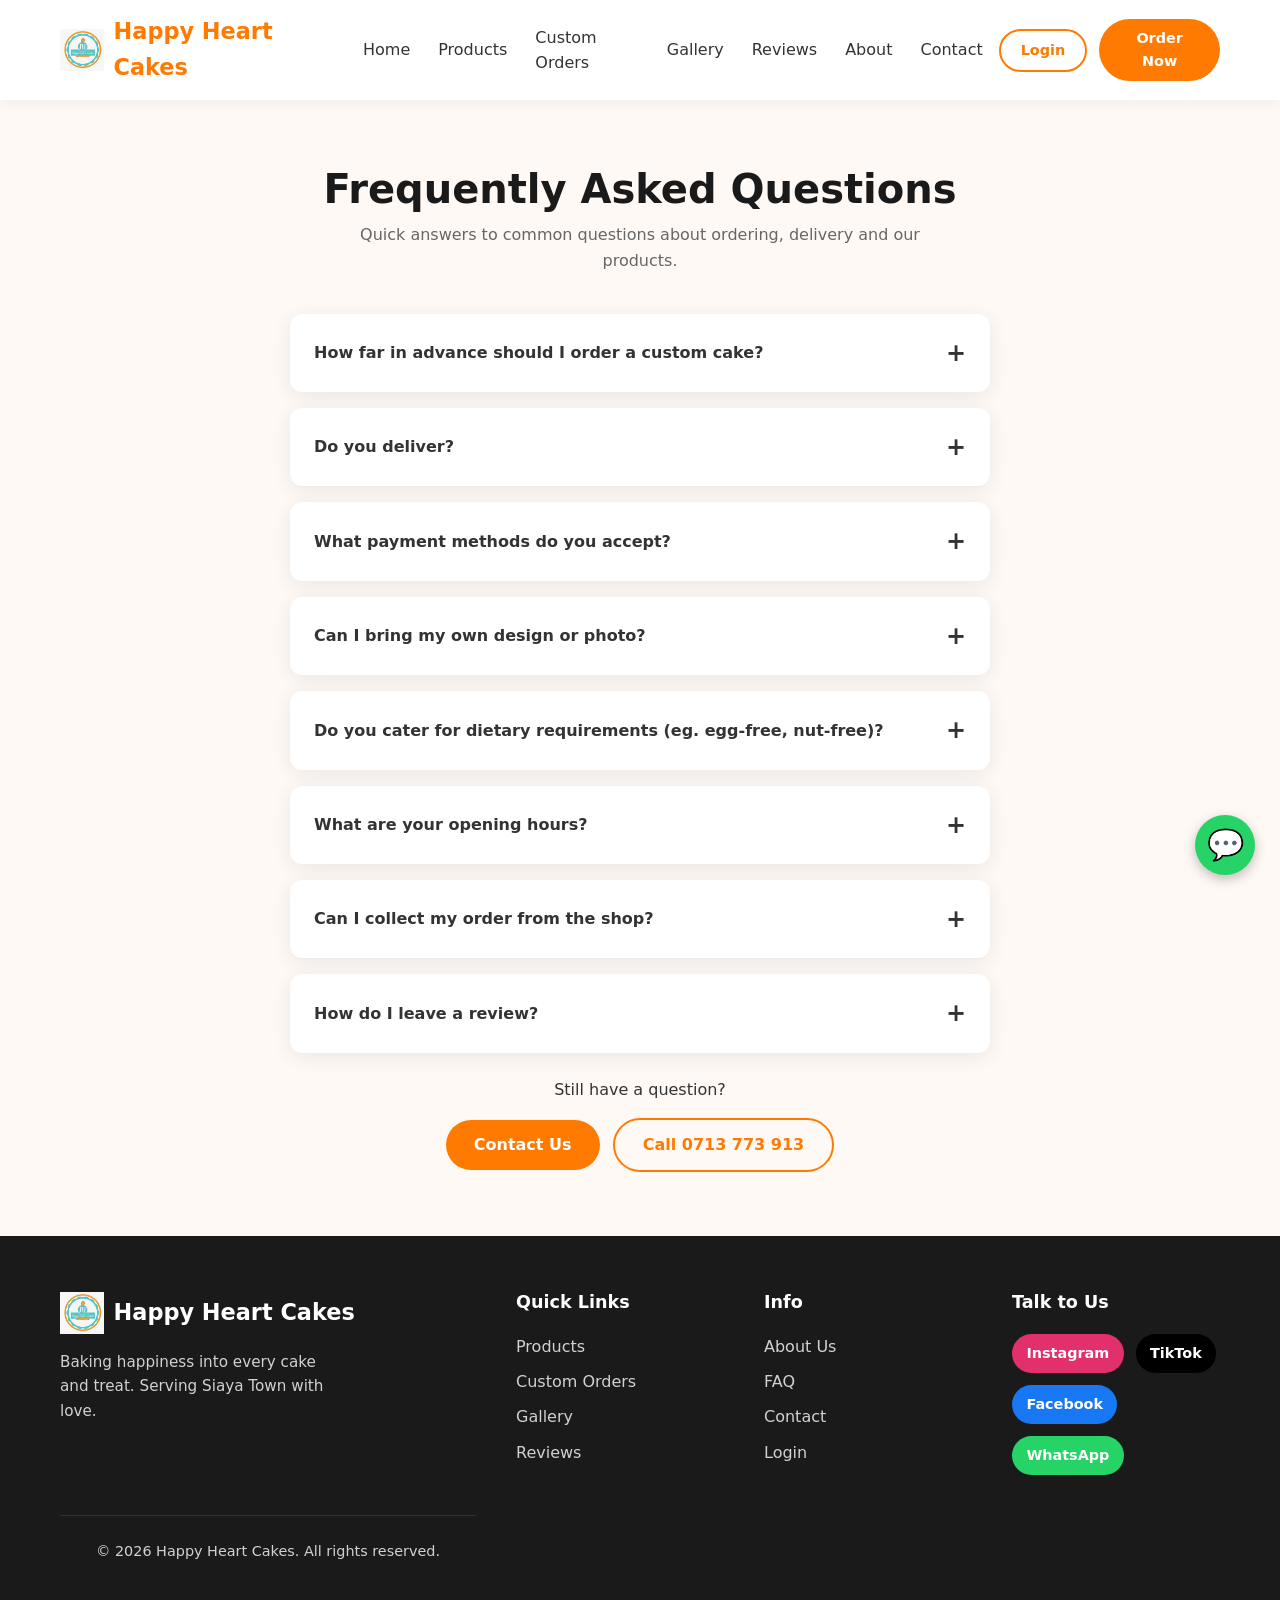
<file: faq.html>
<!DOCTYPE html>
<html lang="en">
<head>
  <meta charset="UTF-8">
  <meta name="viewport" content="width=device-width, initial-scale=1.0">
  <title>FAQ | Happy Heart Cakes</title>
  <link rel="stylesheet" href="css/style.css">
<link rel="icon" href="images/logo.jpeg" type="image/png">
</head>
<body>
  <header class="header">
    <div class="container">
      <nav class="navbar">
        <a href="index.html" class="logo">
  <img src="images/logo.jpeg" alt="Happy Heart Cakes" style="height: 42px; width: auto;">
  Happy Heart Cakes
</a>
        <ul class="nav-links">
          <li><a href="index.html">Home</a></li>
          <li><a href="products.html">Products</a></li>
          <li><a href="custom-order.html">Custom Orders</a></li>
          <li><a href="gallery.html">Gallery</a></li>
          <li><a href="reviews.html">Reviews</a></li>
          <li><a href="about.html">About</a></li>
          <li><a href="contact.html">Contact</a></li>
        </ul>
        <div class="nav-actions">
          <a href="login.html" class="btn btn-outline btn-sm">Login</a>
          <a href="custom-order.html" class="btn btn-primary btn-sm">Order Now</a>
          <button class="mobile-toggle">☰</button>
        </div>
      </nav>
    </div>
  </header>

  <section class="section">
    <div class="container">
      <h1 class="section-title">Frequently Asked Questions</h1>
      <p class="section-subtitle">Quick answers to common questions about ordering, delivery and our products.</p>

      <div style="max-width: 700px; margin: 0 auto;">
        <div class="faq-item">
          <div class="faq-question">
            How far in advance should I order a custom cake?
            <span style="font-size: 1.5rem; transition: 0.3s;">+</span>
          </div>
          <div class="faq-answer">
            For standard birthday cakes we recommend at least 2–3 days’ notice. For wedding cakes and large or highly detailed designs, please give us 1–2 weeks (or more for peak seasons). Same-day or next-day orders may be possible depending on our schedule — just call us to check.
          </div>
        </div>

        <div class="faq-item">
          <div class="faq-question">
            Do you deliver?
            <span style="font-size: 1.5rem;">+</span>
          </div>
          <div class="faq-answer">
            Yes! We deliver within Siaya Town and nearby areas. Delivery fees depend on distance. You can save your preferred delivery address when you place an order or in your account for faster checkout next time.
          </div>
        </div>

        <div class="faq-item">
          <div class="faq-question">
            What payment methods do you accept?
            <span style="font-size: 1.5rem;">+</span>
          </div>
          <div class="faq-answer">
            We accept M-Pesa and Visa/Mastercard. You can pay online during checkout or arrange payment when you collect / on delivery.
          </div>
        </div>

        <div class="faq-item">
          <div class="faq-question">
            Can I bring my own design or photo?
            <span style="font-size: 1.5rem;">+</span>
          </div>
          <div class="faq-answer">
            Absolutely! On the Custom Order page you can upload an inspiration photo and describe exactly what you want. Our baker will work with you to create something as close as possible to your vision.
          </div>
        </div>

        <div class="faq-item">
          <div class="faq-question">
            Do you cater for dietary requirements (eg. egg-free, nut-free)?
            <span style="font-size: 1.5rem;">+</span>
          </div>
          <div class="faq-answer">
            We can often accommodate special requests such as egg-free or reduced sugar. Please mention any allergies or dietary needs when ordering so we can advise and prepare safely. Note that our kitchen handles common allergens.
          </div>
        </div>

        <div class="faq-item">
          <div class="faq-question">
            What are your opening hours?
            <span style="font-size: 1.5rem;">+</span>
          </div>
          <div class="faq-answer">
            We are generally open Monday to Saturday, 8:00 am – 6:00 pm. Sunday and public holiday hours may vary — please call or WhatsApp 0713 773 913 to confirm.
          </div>
        </div>

        <div class="faq-item">
          <div class="faq-question">
            Can I collect my order from the shop?
            <span style="font-size: 1.5rem;">+</span>
          </div>
          <div class="faq-answer">
            Yes, collection from our shop in Siaya Town is always welcome and is free of charge. We’ll confirm the ready time when you place your order.
          </div>
        </div>

        <div class="faq-item">
          <div class="faq-question">
            How do I leave a review?
            <span style="font-size: 1.5rem;">+</span>
          </div>
          <div class="faq-answer">
            We’d love to hear from you! Visit the Reviews page, rate your experience, write a short comment and even upload photos of your cake. Your feedback helps us improve and helps other customers.
          </div>
        </div>
      </div>

      <div class="text-center mt-3">
        <p style="margin-bottom: 1rem;">Still have a question?</p>
        <a href="contact.html" class="btn btn-primary">Contact Us</a>
        <a href="tel:0713773913" class="btn btn-outline" style="margin-left: 0.5rem;">Call 0713 773 913</a>
      </div>
    </div>
  </section>

  <footer class="footer">
    <div class="container">
      <div class="footer-grid">
        <div class="footer-brand">
          <a href="index.html" class="logo">
  <img src="images/logo.jpeg" alt="Happy Heart Cakes" style="height: 42px; width: auto;">
  Happy Heart Cakes
</a>
          <p>Baking happiness into every cake and treat. Serving Siaya Town with love.</p>
        </div>
        <div>
          <h4>Quick Links</h4>
          <ul>
            <li><a href="products.html">Products</a></li>
            <li><a href="custom-order.html">Custom Orders</a></li>
            <li><a href="gallery.html">Gallery</a></li>
            <li><a href="reviews.html">Reviews</a></li>
          </ul>
        </div>
        <div>
          <h4>Info</h4>
          <ul>
            <li><a href="about.html">About Us</a></li>
            <li><a href="faq.html">FAQ</a></li>
            <li><a href="contact.html">Contact</a></li>
            <li><a href="login.html">Login</a></li>
          </ul>
        </div>
        <div>
  <h4>Talk to Us</h4>
  <div style="display:flex; gap:0.75rem; flex-wrap:wrap; margin-top:0.5rem;">
    <a href="https://www.instagram.com/happy_heart_cakes" target="_blank" rel="noopener"
       style="background:#E1306C; color:white; padding:0.5rem 0.9rem; border-radius:50px; font-weight:600; font-size:0.9rem;">
      Instagram
    </a>
    <a href="https://www.tiktok.com/@happy.heart.cakes" target="_blank" rel="noopener"
       style="background:#000; color:white; padding:0.5rem 0.9rem; border-radius:50px; font-weight:600; font-size:0.9rem;">
      TikTok
    </a>
    <a href="https://www.facebook.com/Happy Heart Cakes" target="_blank" rel="noopener"
       style="background:#1877F2; color:white; padding:0.5rem 0.9rem; border-radius:50px; font-weight:600; font-size:0.9rem;">
      Facebook
    </a>
    <a href="https://wa.me/254713773913" target="_blank" rel="noopener"
       style="background:#25D366; color:white; padding:0.5rem 0.9rem; border-radius:50px; font-weight:600; font-size:0.9rem;">
      WhatsApp
    </a>
  </div>
</div>

      <div class="footer-bottom">
        <p>&copy; 2026 Happy Heart Cakes. All rights reserved.</p>
      </div>
    </div>
  </footer>

  <script src="js/main.js"></script>
</body>
</html>
</file>
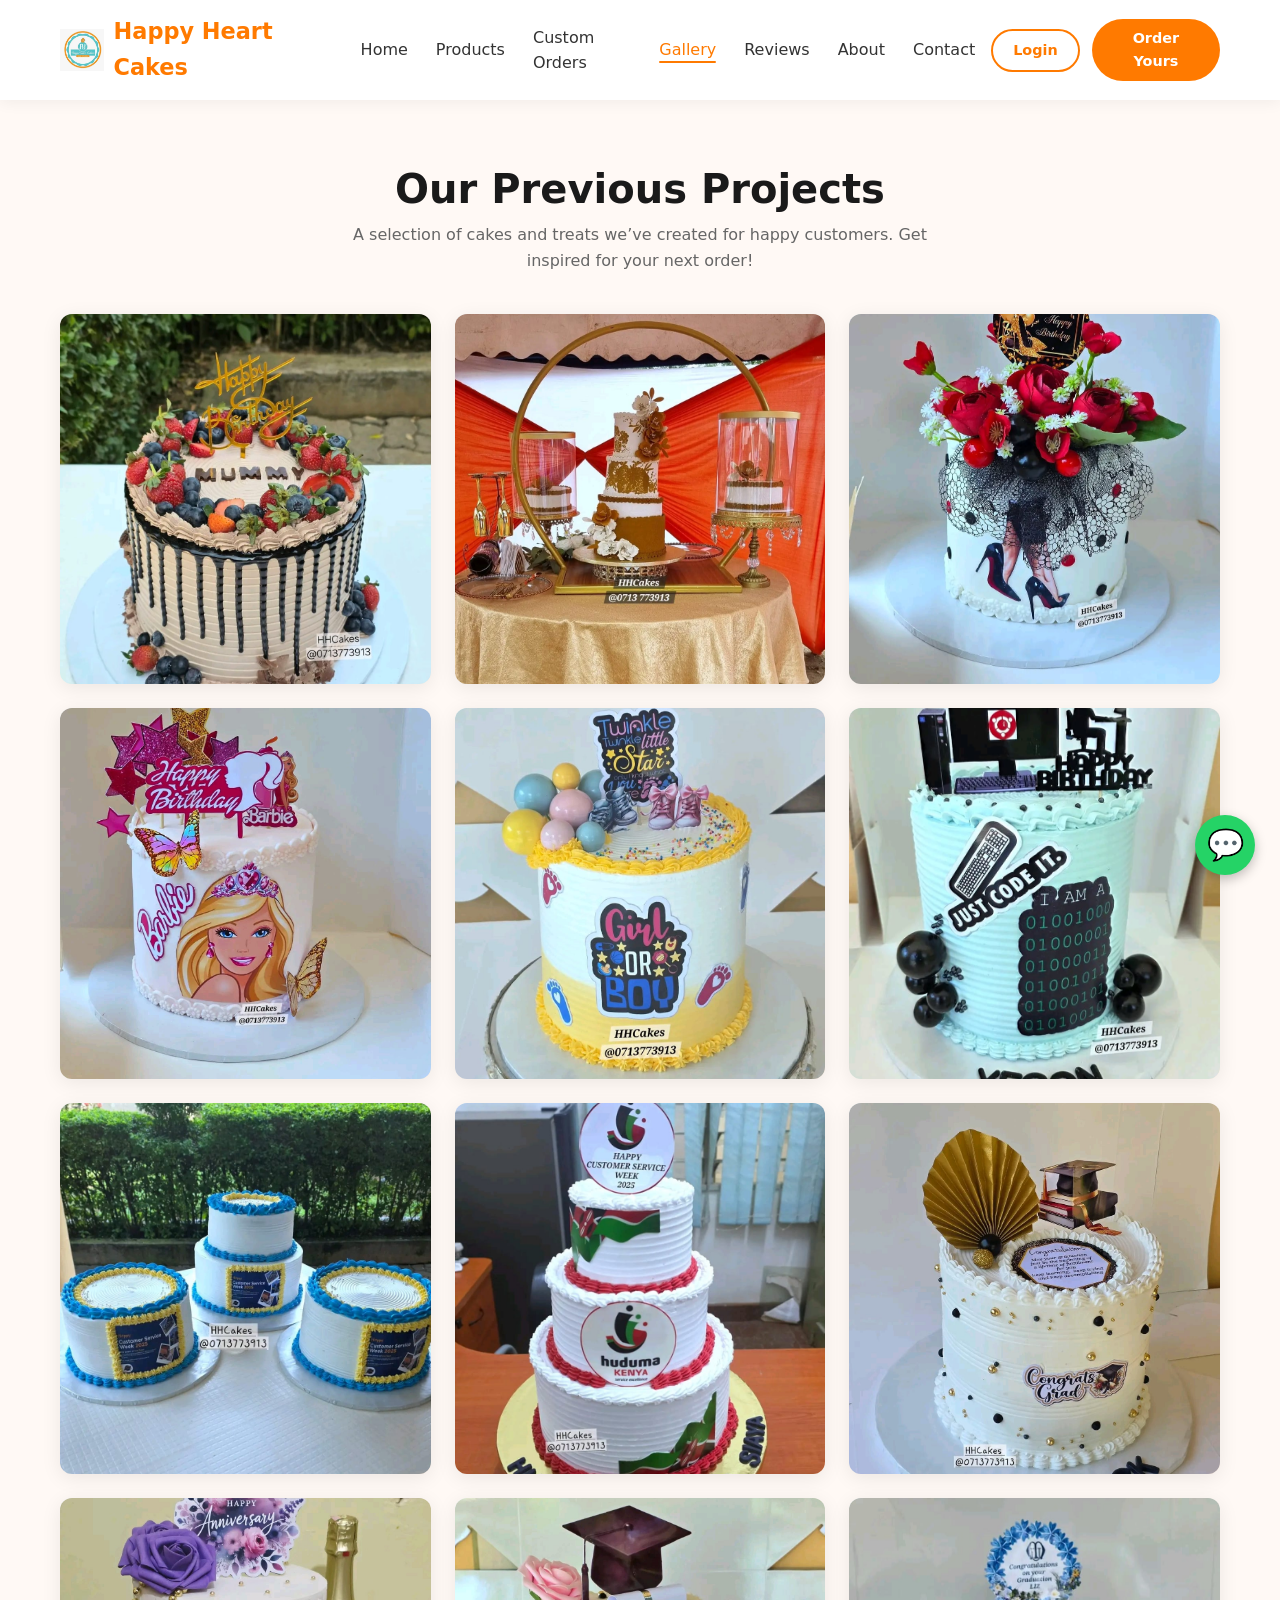
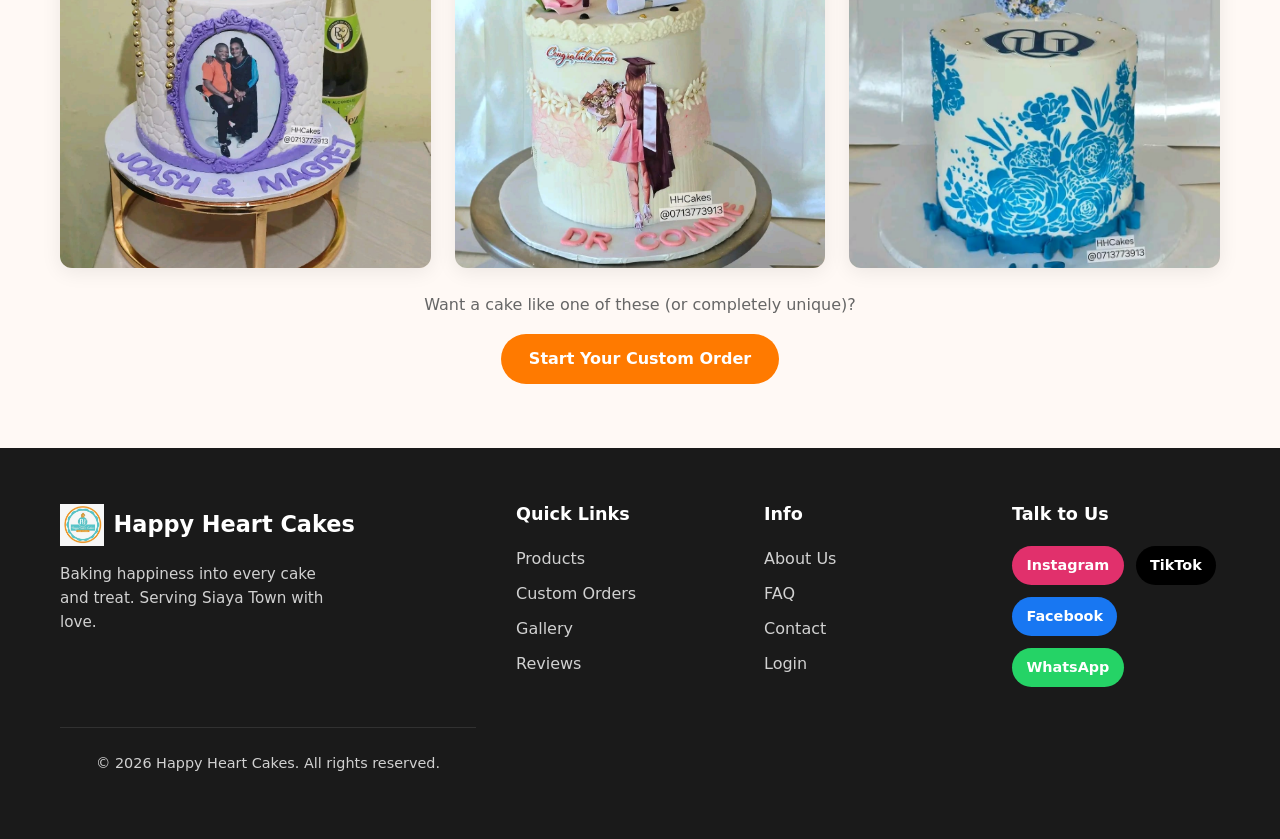
<file: gallery.html>
<!DOCTYPE html>
<html lang="en">
<head>
  <meta charset="UTF-8">
  <meta name="viewport" content="width=device-width, initial-scale=1.0">
  <title>Previous Projects Gallery | Happy Heart Cakes</title>
  <link rel="stylesheet" href="css/style.css">
 <link rel="icon" href="images/logo.jpeg" type="image/png">
</head>
<body>
  <header class="header">
    <div class="container">
      <nav class="navbar">
       <a href="index.html" class="logo">
  <img src="images/logo.jpeg" alt="Happy Heart Cakes" style="height: 42px; width: auto;">
  Happy Heart Cakes
</a>
        <ul class="nav-links">
          <li><a href="index.html">Home</a></li>
          <li><a href="products.html">Products</a></li>
          <li><a href="custom-order.html">Custom Orders</a></li>
          <li><a href="gallery.html" class="active">Gallery</a></li>
          <li><a href="reviews.html">Reviews</a></li>
          <li><a href="about.html">About</a></li>
          <li><a href="contact.html">Contact</a></li>
        </ul>
        <div class="nav-actions">
          <a href="login.html" class="btn btn-outline btn-sm">Login</a>
          <a href="custom-order.html" class="btn btn-primary btn-sm">Order Yours</a>
          <button class="mobile-toggle">☰</button>
        </div>
      </nav>
    </div>
  </header>

  <section class="section">
    <div class="container">
      <h1 class="section-title">Our Previous Projects</h1>
      <p class="section-subtitle">A selection of cakes and treats we’ve created for happy customers. Get inspired for your next order!</p>

      <div class="gallery-grid">
        <div class="gallery-item">
          <img src="images/gallary12.jpeg" alt="Chocolate Fudge Cake" style="width:100%; height:100%; object-fit:cover;">
          <div class="overlay">
            <div>
              <h4>Chocolate Birthday Cake</h4>
              <p>Custom name & age topper</p>
            </div>
          </div>
        </div>
        <div class="gallery-item">
          <img src="images/gallary1.jpeg" alt="Chocolate Fudge Cake" style="width:100%; height:100%; object-fit:cover;">
          <div class="overlay">
            <div>
              <h4>2-Tier Wedding Cake</h4>
              <p>White buttercream with fresh roses</p>
            </div>
          </div>
        </div>
        <div class="gallery-item">
          <img src="images/gallary2.jpeg" alt="Chocolate Fudge Cake" style="width:100%; height:100%; object-fit:cover;">
          <div class="overlay">
            <div>
              <h4>Rainbow Kids Party Cake</h4>
              <p>Colourful layers & candy decorations</p>
            </div>
          </div>
        </div>
        <div class="gallery-item">
          <img src="images/gallary3.jpeg" alt="Chocolate Fudge Cake" style="width:100%; height:100%; object-fit:cover;">
          <div class="overlay">
            <div>
              <h4>Strawberry Cream Celebration</h4>
              <p>Fresh fruit & cream</p>
            </div>
          </div>
        </div>
        <div class="gallery-item">
          <img src="images/gallary4.jpeg" alt="Chocolate Fudge Cake" style="width:100%; height:100%; object-fit:cover;">
          <div class="overlay">
            <div>
              <h4>Elegant Engagement Cake</h4>
              <p>Gold accents & floral design</p>
            </div>
          </div>
        </div>
        <div class="gallery-item">
          <img src="images/gallary5.jpeg" alt="Chocolate Fudge Cake" style="width:100%; height:100%; object-fit:cover;">
          <div class="overlay">
            <div>
              <h4>Graduation Cake</h4>
              <p>School colours & mortarboard topper</p>
            </div>
          </div>
        </div>
        <div class="gallery-item">
          <img src="images/gallary6.jpeg" alt="Chocolate Fudge Cake" style="width:100%; height:100%; object-fit:cover;">
          <div class="overlay">
            <div>
              <h4>Baby Shower Cake</h4>
              <p>Soft pastels & cute details</p>
            </div>
          </div>
        </div>
        <div class="gallery-item">
          <img src="images/gallary7.jpeg" alt="Chocolate Fudge Cake" style="width:100%; height:100%; object-fit:cover;">
          <div class="overlay">
            <div>
              <h4>Black Forest Special</h4>
              <p>Cherries, cream & chocolate</p>
            </div>
          </div>
        </div>
        <div class="gallery-item">
          <img src="images/gallary8.jpeg" alt="Chocolate Fudge Cake" style="width:100%; height:100%; object-fit:cover;">
          <div class="overlay">
            <div>
              <h4>Cupcake Tower</h4>
              <p>Assorted flavours for events</p>
            </div>
          </div>
        </div>
        <div class="gallery-item">
          <img src="images/gallary9.jpeg" alt="Chocolate Fudge Cake" style="width:100%; height:100%; object-fit:cover;">
          <div class="overlay">
            <div>
              <h4>Animal Theme Birthday</h4>
              <p>Fondant animals & jungle design</p>
            </div>
          </div>
        </div>
        <div class="gallery-item">
          <img src="images/gallary10.jpeg" alt="Chocolate Fudge Cake" style="width:100%; height:100%; object-fit:cover;">
          <div class="overlay">
            <div>
              <h4>Football Cake</h4>
              <p>Sports theme for young fans</p>
            </div>
          </div>
        </div>
        <div class="gallery-item">
          <img src="images/gallary11.jpeg" alt="Chocolate Fudge Cake" style="width:100%; height:100%; object-fit:cover;">
          <div class="overlay">
            <div>
              <h4>Anniversary Cake</h4>
              <p>Gold & white elegant design</p>
            </div>
          </div>
        </div>
      </div>

      <div class="text-center mt-3">
        <p style="margin-bottom: 1rem; color: var(--gray-600);">Want a cake like one of these (or completely unique)?</p>
        <a href="custom-order.html" class="btn btn-primary">Start Your Custom Order</a>
      </div>
    </div>
  </section>

  <footer class="footer">
    <div class="container">
      <div class="footer-grid">
        <div class="footer-brand">
          <a href="index.html" class="logo">
  <img src="images/logo.jpeg" alt="Happy Heart Cakes" style="height: 42px; width: auto;">
  Happy Heart Cakes
</a>
          <p>Baking happiness into every cake and treat. Serving Siaya Town with love.</p>
        </div>
        <div>
          <h4>Quick Links</h4>
          <ul>
            <li><a href="products.html">Products</a></li>
            <li><a href="custom-order.html">Custom Orders</a></li>
            <li><a href="gallery.html">Gallery</a></li>
            <li><a href="reviews.html">Reviews</a></li>
          </ul>
        </div>
        <div>
          <h4>Info</h4>
          <ul>
            <li><a href="about.html">About Us</a></li>
            <li><a href="faq.html">FAQ</a></li>
            <li><a href="contact.html">Contact</a></li>
            <li><a href="login.html">Login</a></li>
          </ul>
        </div>
        <div>
  <h4>Talk to Us</h4>
  <div style="display:flex; gap:0.75rem; flex-wrap:wrap; margin-top:0.5rem;">
    <a href="https://www.instagram.com/happy_heart_cakes" target="_blank" rel="noopener"
       style="background:#E1306C; color:white; padding:0.5rem 0.9rem; border-radius:50px; font-weight:600; font-size:0.9rem;">
      Instagram
    </a>
    <a href="https://www.tiktok.com/@happy.heart.cakes" target="_blank" rel="noopener"
       style="background:#000; color:white; padding:0.5rem 0.9rem; border-radius:50px; font-weight:600; font-size:0.9rem;">
      TikTok
    </a>
    <a href="https://www.facebook.com/Happy Heart Cakes" target="_blank" rel="noopener"
       style="background:#1877F2; color:white; padding:0.5rem 0.9rem; border-radius:50px; font-weight:600; font-size:0.9rem;">
      Facebook
    </a>
    <a href="https://wa.me/254713773913" target="_blank" rel="noopener"
       style="background:#25D366; color:white; padding:0.5rem 0.9rem; border-radius:50px; font-weight:600; font-size:0.9rem;">
      WhatsApp
    </a>
  </div>
</div>

      <div class="footer-bottom">
        <p>&copy; 2026 Happy Heart Cakes. All rights reserved.</p>
      </div>
    </div>
  </footer>

  <script src="js/main.js"></script>
</body>
</html>
</file>
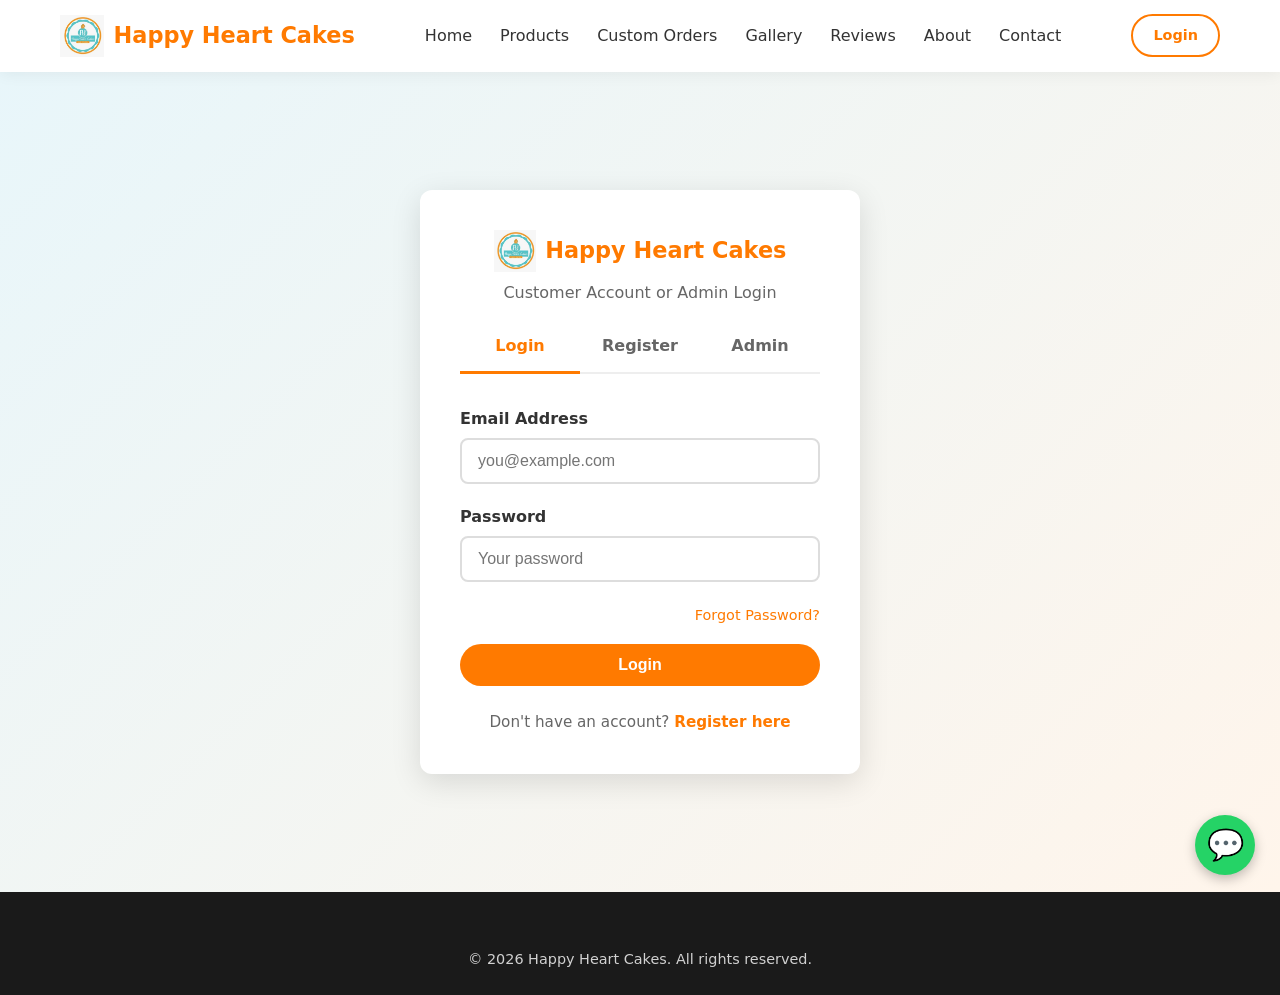
<file: login.html>
<!DOCTYPE html>
<html lang="en">
<head>
  <meta charset="UTF-8">
  <meta name="viewport" content="width=device-width, initial-scale=1.0">
  <title>Login / Register | Happy Heart Cakes</title>
  <link rel="stylesheet" href="css/style.css">
<link rel="icon" href="images/logo.jpeg" type="image/png">
</head>
<body>
  <header class="header">
    <div class="container">
      <nav class="navbar">
       <a href="index.html" class="logo">
  <img src="images/logo.jpeg" alt="Happy Heart Cakes" style="height: 42px; width: auto;">
  Happy Heart Cakes
</a>
        <ul class="nav-links">
          <li><a href="index.html">Home</a></li>
          <li><a href="products.html">Products</a></li>
          <li><a href="custom-order.html">Custom Orders</a></li>
          <li><a href="gallery.html">Gallery</a></li>
          <li><a href="reviews.html">Reviews</a></li>
          <li><a href="about.html">About</a></li>
          <li><a href="contact.html">Contact</a></li>
        </ul>
        <div class="nav-actions">
          <a href="login.html" class="btn btn-outline btn-sm">Login</a>
          <button class="mobile-toggle">☰</button>
        </div>
      </nav>
    </div>
  </header>

  <div class="auth-page">
    <div class="auth-card">
      <div class="text-center mb-2">
        <div class="logo" style="justify-content: center; margin-bottom: 0.5rem;">
          <div class="logo-icon"><img src="images/logo.jpeg" alt="Chocolate Fudge Cake" style="width:100%; height:100%; object-fit:cover;"></div>
          Happy Heart Cakes
        </div>
        <p style="color: var(--gray-600);">Customer Account or Admin Login</p>
      </div>

      <!-- Main Tabs -->
      <div class="auth-tabs">
        <div class="auth-tab active" data-tab="login-form">Login</div>
        <div class="auth-tab" data-tab="register-form">Register</div>
        <div class="auth-tab" data-tab="admin-form">Admin</div>
      </div>

     <!-- ========== CUSTOMER LOGIN ========== -->
<form id="login-form" class="auth-form active" data-type="login">
  <div class="form-group">
    <label for="login-email">Email Address</label>
    <input type="email" id="login-email" class="form-control" required placeholder="you@example.com">
  </div>
  <div class="form-group">
    <label for="login-password">Password</label>
    <input type="password" id="login-password" class="form-control" required placeholder="Your password">
  </div>
  <div style="text-align: right; margin-bottom: 1rem;">
    <a href="#" id="forgot-password-link" style="font-size: 0.9rem; color: var(--orange);">Forgot Password?</a>
  </div>
  <button type="submit" class="btn btn-primary btn-block">Login</button>
 <div class="auth-footer">
  <p>Don't have an account? <a href="#" onclick="document.querySelector('.auth-tab[data-tab=\'register-form\']').click(); return false;" style="color: var(--orange); font-weight: 600;">Register here</a></p>
</div>
</form>

      <!-- ========== CUSTOMER REGISTER ========== -->
      <form id="register-form" class="auth-form" data-type="register">
        <div class="form-group">
          <label for="reg-name">Full Name *</label>
          <input type="text" id="reg-name" class="form-control" required placeholder="Jane Doe">
        </div>
        <div class="form-group">
          <label for="reg-email">Email Address *</label>
          <input type="email" id="reg-email" class="form-control" required placeholder="you@example.com">
        </div>
        <div class="form-group">
          <label for="reg-phone">Phone Number *</label>
          <input type="tel" id="reg-phone" class="form-control" required placeholder="07XX XXX XXX">
        </div>
        <div class="form-group">
          <label for="reg-password">Password *</label>
          <input type="password" id="reg-password" class="form-control" required placeholder="Create a password" minlength="6">
        </div>
        <div class="form-group">
          <label for="reg-confirm">Confirm Password *</label>
          <input type="password" id="reg-confirm" class="form-control" required placeholder="Repeat password">
        </div>
        <button type="submit" class="btn btn-primary btn-block">Create Account</button>
       <div class="auth-footer">
  <p>Already have an account? <a href="#" onclick="document.querySelector('.auth-tab[data-tab=\'login-form\']').click(); return false;" style="color: var(--orange); font-weight: 600;">Login here</a></p>
</div>
      </form>

      <!-- ========== ADMIN LOGIN ========== -->
      <form id="admin-form" class="auth-form" data-type="admin">
        <div class="form-group">
          <label for="admin-email">Admin Email</label>
          <input type="email" id="admin-email" class="form-control" required placeholder="admin@happyheartcakes.com">
        </div>
        <div class="form-group">
          <label for="admin-password">Password</label>
          <input type="password" id="admin-password" class="form-control" required placeholder="Admin password">
        </div>
        <button type="submit" class="btn btn-primary btn-block">Login as Admin</button>
        <div class="auth-footer">
          <p style="font-size: 0.85rem; color: var(--gray-600);">
            Only authorized personnel can access the admin panel.
          </p>
        </div>
      </form>
      <!-- ========== FORGOT PASSWORD ========== -->
<form id="forgot-form" class="auth-form" style="display: none;">
  <h3 style="margin-bottom: 1rem; text-align: center;">Reset Password</h3>
  <p style="font-size: 0.95rem; color: var(--gray-600); margin-bottom: 1.25rem; text-align: center;">
    Enter the email you registered with to reset your password.
  </p>

  <div class="form-group">
    <label for="forgot-email">Email Address</label>
    <input type="email" id="forgot-email" class="form-control" required placeholder="you@example.com">
  </div>

  <div id="reset-password-fields" style="display: none;">
    <div class="form-group">
      <label for="new-password">New Password</label>
      <input type="password" id="new-password" class="form-control" placeholder="Enter new password" minlength="6">
    </div>
    <div class="form-group">
      <label for="confirm-new-password">Confirm New Password</label>
      <input type="password" id="confirm-new-password" class="form-control" placeholder="Repeat new password">
    </div>
  </div>

  <button type="submit" class="btn btn-primary btn-block" id="forgot-submit-btn">Verify Email</button>
  
  <div class="auth-footer">
    <p><a href="#" id="back-to-login" style="color: var(--orange);">← Back to Login</a></p>
  </div>
</form>
    </div>
  </div>

  <footer class="footer">
    <div class="container">
      <div class="footer-bottom" style="border: none; padding-top: 0;">
        <p>&copy; 2026 Happy Heart Cakes. All rights reserved.</p>
      </div>
    </div>
  </footer>
  <script src="js/api.js"></script>
<script src="js/main.js"></script>

  <script src="js/main.js"></script>
  <script>
  // Show Forgot Password form
  document.getElementById('forgot-password-link').addEventListener('click', function(e) {
    e.preventDefault();
    document.getElementById('login-form').style.display = 'none';
    document.getElementById('register-form').style.display = 'none';
    document.getElementById('admin-form').style.display = 'none';
    document.getElementById('forgot-form').style.display = 'block';

    // Hide tabs when in forgot password mode
    document.querySelector('.auth-tabs').style.display = 'none';
  });

  // Back to Login
  document.getElementById('back-to-login').addEventListener('click', function(e) {
    e.preventDefault();
    document.getElementById('forgot-form').style.display = 'none';
    document.getElementById('login-form').style.display = 'block';
    document.querySelector('.auth-tabs').style.display = 'flex';
    
    // Reset forgot form
    document.getElementById('forgot-form').reset();
    document.getElementById('reset-password-fields').style.display = 'none';
    document.getElementById('forgot-submit-btn').textContent = 'Verify Email';
  });

  // Forgot Password Logic
  let verifiedEmail = null;

  document.getElementById('forgot-form').addEventListener('submit', function(e) {
    e.preventDefault();

    const email = document.getElementById('forgot-email').value.trim().toLowerCase();
    const users = JSON.parse(localStorage.getItem('hhc_users') || '[]');
    const foundUser = users.find(u => u.email === email);

    // Step 1: Verify Email
    if (document.getElementById('reset-password-fields').style.display === 'none') {
      if (!foundUser) {
        alert('No account found with that email address.');
        return;
      }

      // Email found → show password fields
      verifiedEmail = email;
      document.getElementById('reset-password-fields').style.display = 'block';
      document.getElementById('forgot-submit-btn').textContent = 'Reset Password';
      document.getElementById('forgot-email').readOnly = true;
      return;
    }

    // Step 2: Reset Password
    const newPassword = document.getElementById('new-password').value;
    const confirmPassword = document.getElementById('confirm-new-password').value;

    if (newPassword.length < 6) {
      alert('Password must be at least 6 characters.');
      return;
    }

    if (newPassword !== confirmPassword) {
      alert('Passwords do not match.');
      return;
    }

    // Update password
    const userIndex = users.findIndex(u => u.email === verifiedEmail);
    if (userIndex !== -1) {
      users[userIndex].password = newPassword;
      localStorage.setItem('hhc_users', JSON.stringify(users));
      
      alert('Password reset successfully! You can now login with your new password.');
      
      // Go back to login
      document.getElementById('forgot-form').style.display = 'none';
      document.getElementById('login-form').style.display = 'block';
      document.querySelector('.auth-tabs').style.display = 'flex';
      document.getElementById('login-email').value = verifiedEmail;
      
      // Reset form
      document.getElementById('forgot-form').reset();
      document.getElementById('reset-password-fields').style.display = 'none';
      document.getElementById('forgot-submit-btn').textContent = 'Verify Email';
      document.getElementById('forgot-email').readOnly = false;
      verifiedEmail = null;
    }
  });
</script>
</body>
</html>
</file>
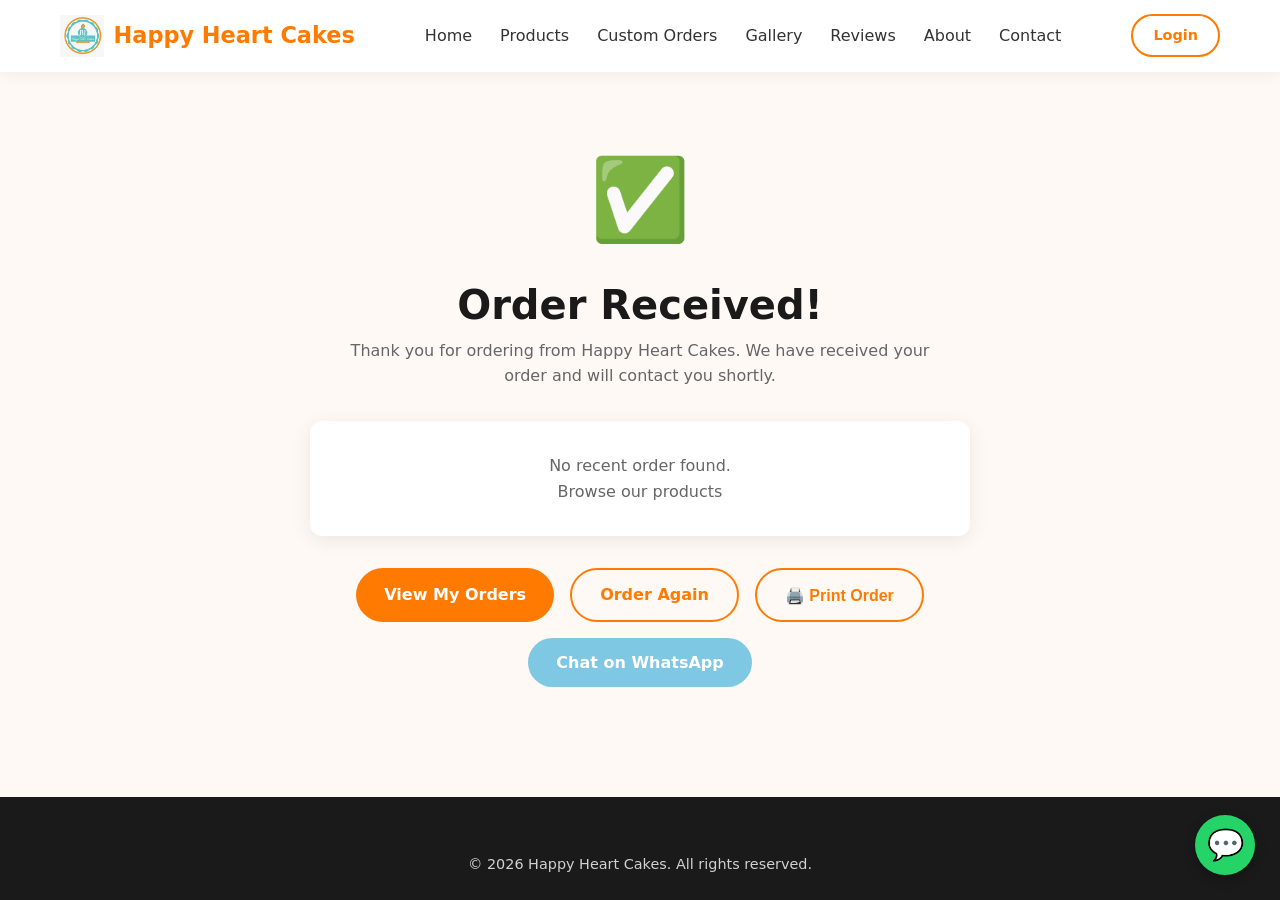
<file: order-confirmation.html>
<!DOCTYPE html>
<html lang="en">
<head>
  <meta charset="UTF-8">
  <meta name="viewport" content="width=device-width, initial-scale=1.0">
  <title>Order Confirmed | Happy Heart Cakes</title>
  <link rel="stylesheet" href="css/style.css">
<link rel="icon" href="images/logo.jpeg" type="image/png">
</head>
<body>
  <header class="header">
    <div class="container">
      <nav class="navbar">
        <a href="index.html" class="logo">
  <img src="images/logo.jpeg" alt="Happy Heart Cakes" style="height: 42px; width: auto;">
  Happy Heart Cakes
</a>
        <ul class="nav-links">
          <li><a href="index.html">Home</a></li>
          <li><a href="products.html">Products</a></li>
          <li><a href="custom-order.html">Custom Orders</a></li>
          <li><a href="gallery.html">Gallery</a></li>
          <li><a href="reviews.html">Reviews</a></li>
          <li><a href="about.html">About</a></li>
          <li><a href="contact.html">Contact</a></li>
        </ul>
        <div class="nav-actions">
          <a href="login.html" class="btn btn-outline btn-sm">Login</a>
          <button class="mobile-toggle">☰</button>
        </div>
      </nav>
    </div>
  </header>

  <section class="section">
    <div class="container" style="max-width: 700px; text-align: center;">
      <div style="font-size: 5rem; margin-bottom: 1rem;">✅</div>
      <h1 class="section-title" style="margin-bottom: 0.5rem;">Order Received!</h1>
      <p class="section-subtitle" style="margin-bottom: 2rem;">
        Thank you for ordering from Happy Heart Cakes. We have received your order and will contact you shortly.
      </p>

      <div id="order-details" style="background: white; padding: 2rem; border-radius: var(--radius); box-shadow: var(--shadow); text-align: left; margin-bottom: 2rem;">
      </div>

     <div style="display: flex; gap: 1rem; justify-content: center; flex-wrap: wrap;">
  <a href="user-dashboard.html" class="btn btn-primary">View My Orders</a>
  <a href="products.html" class="btn btn-outline">Order Again</a>
  <button onclick="window.print()" class="btn btn-outline">🖨️ Print Order</button>
  <a href="https://wa.me/254713773913" target="_blank" class="btn btn-secondary">Chat on WhatsApp</a>
</div>
    </div>
  </section>

  <footer class="footer">
    <div class="container">
      <div class="footer-bottom" style="border: none; padding-top: 0;">
        <p>&copy; 2026 Happy Heart Cakes. All rights reserved.</p>
      </div>
    </div>
  </footer>

  <script src="js/main.js"></script>
  <script>
    const lastOrder = JSON.parse(localStorage.getItem('hhc_last_order') || 'null');
    const container = document.getElementById('order-details');

    if (lastOrder) {
      container.innerHTML = `
        <h3 style="margin-bottom: 1.25rem; color: var(--orange);">Order Summary</h3>
        
        <p><strong>Order Reference:</strong> ${lastOrder.ref || '-'}</p>
        <p><strong>Date Ordered:</strong> ${lastOrder.date || '-'}</p>
        
        <hr style="margin: 1.25rem 0; border: none; border-top: 1px solid var(--gray-200);">
        
        <p><strong>Customer:</strong> ${lastOrder.customer || '-'}</p>
        <p><strong>Phone:</strong> ${lastOrder.phone || '-'}</p>
        <p><strong>Delivery Place:</strong> ${lastOrder.place || '-'}</p>
        ${lastOrder.notes ? `<p><strong>Notes:</strong> ${lastOrder.notes}</p>` : ''}
        
        <hr style="margin: 1.25rem 0; border: none; border-top: 1px solid var(--gray-200);">
        
        <p><strong>Items:</strong><br>${lastOrder.items || '-'}</p>
        
        ${lastOrder.cakeMessage || lastOrder.cakeTheme || lastOrder.cakeColours ? `
          <hr style="margin: 1.25rem 0; border: none; border-top: 1px solid var(--gray-200);">
          <p style="font-weight: 600; color: var(--orange); margin-bottom: 0.5rem;">Cake Customization</p>
          ${lastOrder.cakeMessage ? `<p><strong>Message on Cake:</strong> ${lastOrder.cakeMessage}</p>` : ''}
          ${lastOrder.cakeTheme ? `<p><strong>Theme:</strong> ${lastOrder.cakeTheme}</p>` : ''}
          ${lastOrder.cakeColours ? `<p><strong>Colours:</strong> ${lastOrder.cakeColours}</p>` : ''}
        ` : ''}
        
        <hr style="margin: 1.25rem 0; border: none; border-top: 1px solid var(--gray-200);">
        
        <p><strong>Expected Delivery:</strong> ${lastOrder.deliveryDate || '-'} at ${lastOrder.deliveryTime || ''}</p>
        ${lastOrder.rushFee && lastOrder.rushFee > 0 ? `<p><strong>Rush Fee:</strong> KSh ${Number(lastOrder.rushFee).toLocaleString()}</p>` : ''}
        
        <p style="margin-top: 1rem;">
          <strong>Payment Status:</strong> 
          <span class="badge ${lastOrder.payment && lastOrder.payment.includes('Paid') ? 'badge-blue' : 'badge-orange'}">
            ${lastOrder.payment || 'Pay on Delivery'}
          </span>
        </p>
        
        <p style="font-size: 1.3rem; font-weight: 700; color: var(--orange); margin-top: 1.25rem;">
          Total: ${lastOrder.amount || '-'}
        </p>
        
        <p style="margin-top: 1.25rem; font-size: 0.95rem; color: var(--gray-600);">
          We will contact you on WhatsApp or phone to confirm delivery details.
        </p>
      `;
    } else {
      container.innerHTML = `
        <p style="text-align: center; color: var(--gray-600);">
          No recent order found.<br>
          <a href="products.html">Browse our products</a>
        </p>
      `;
    }
  </script>
</body>
</html>
</file>
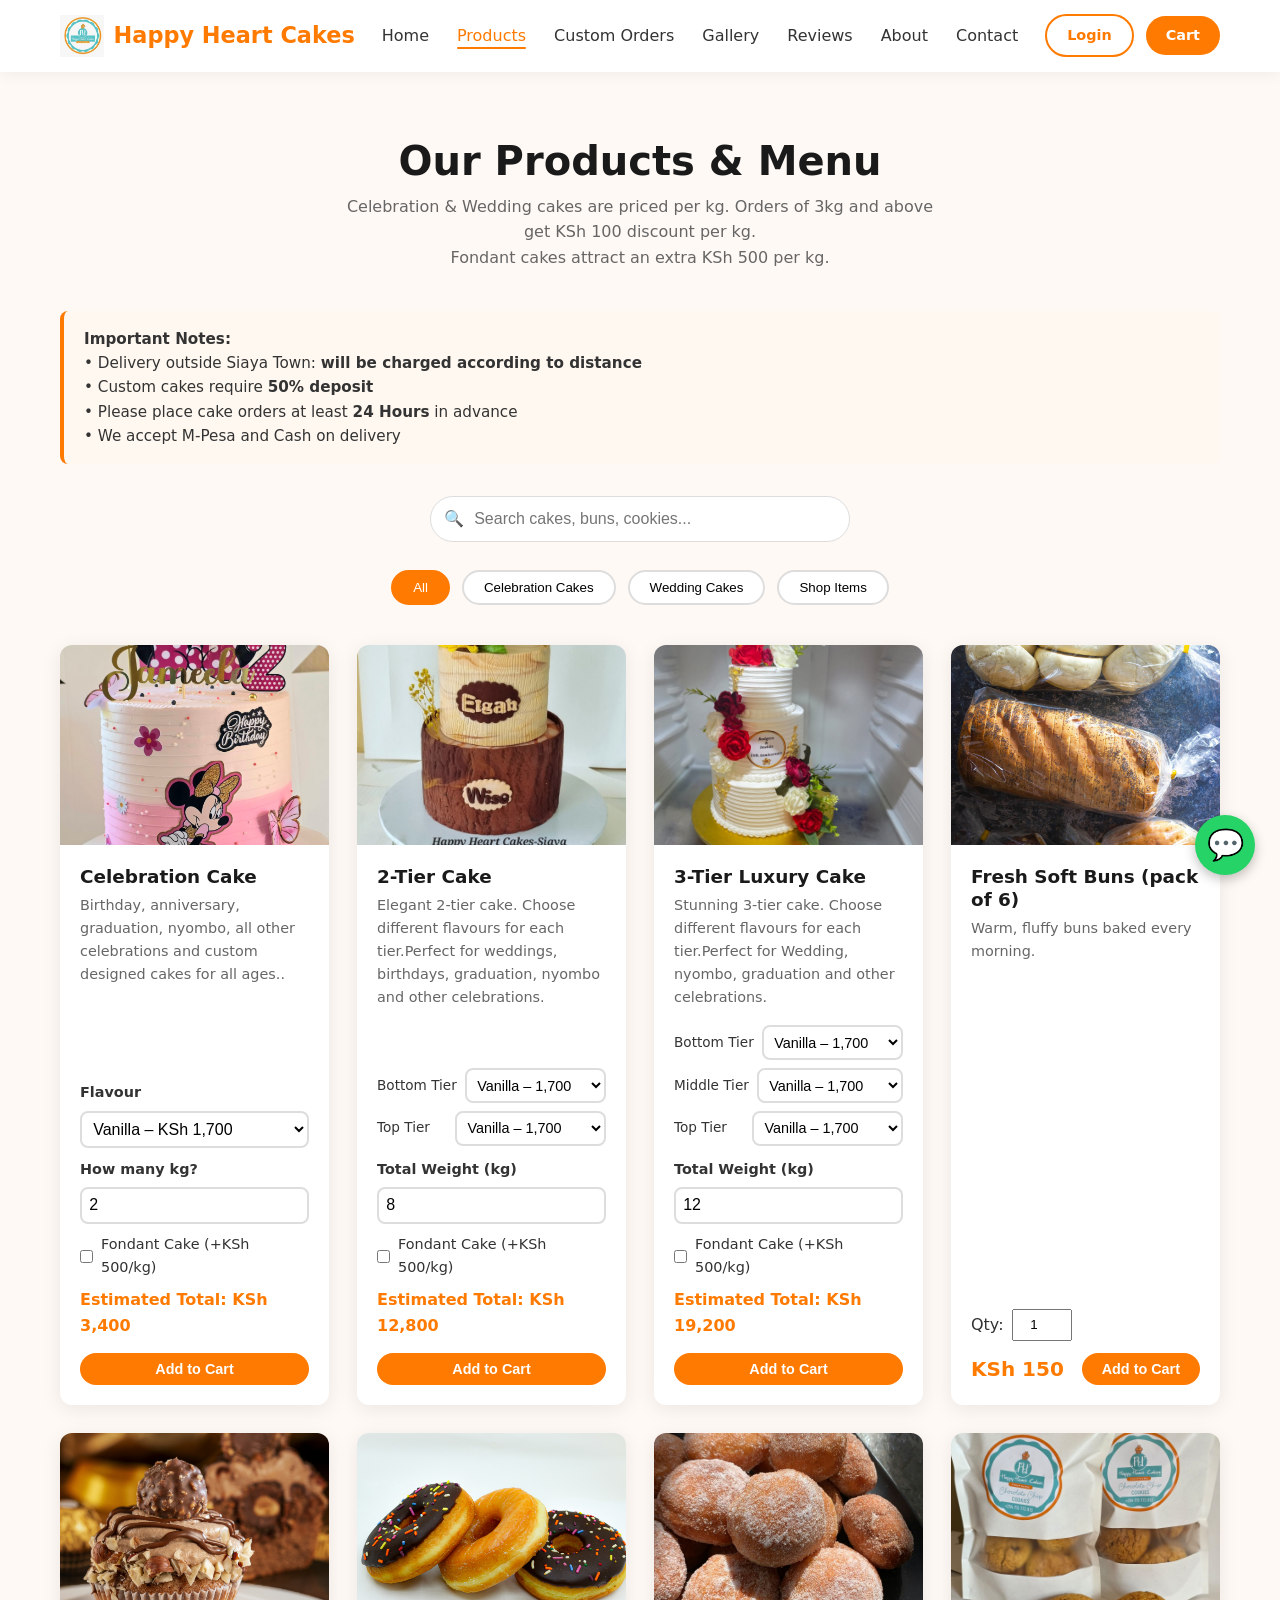
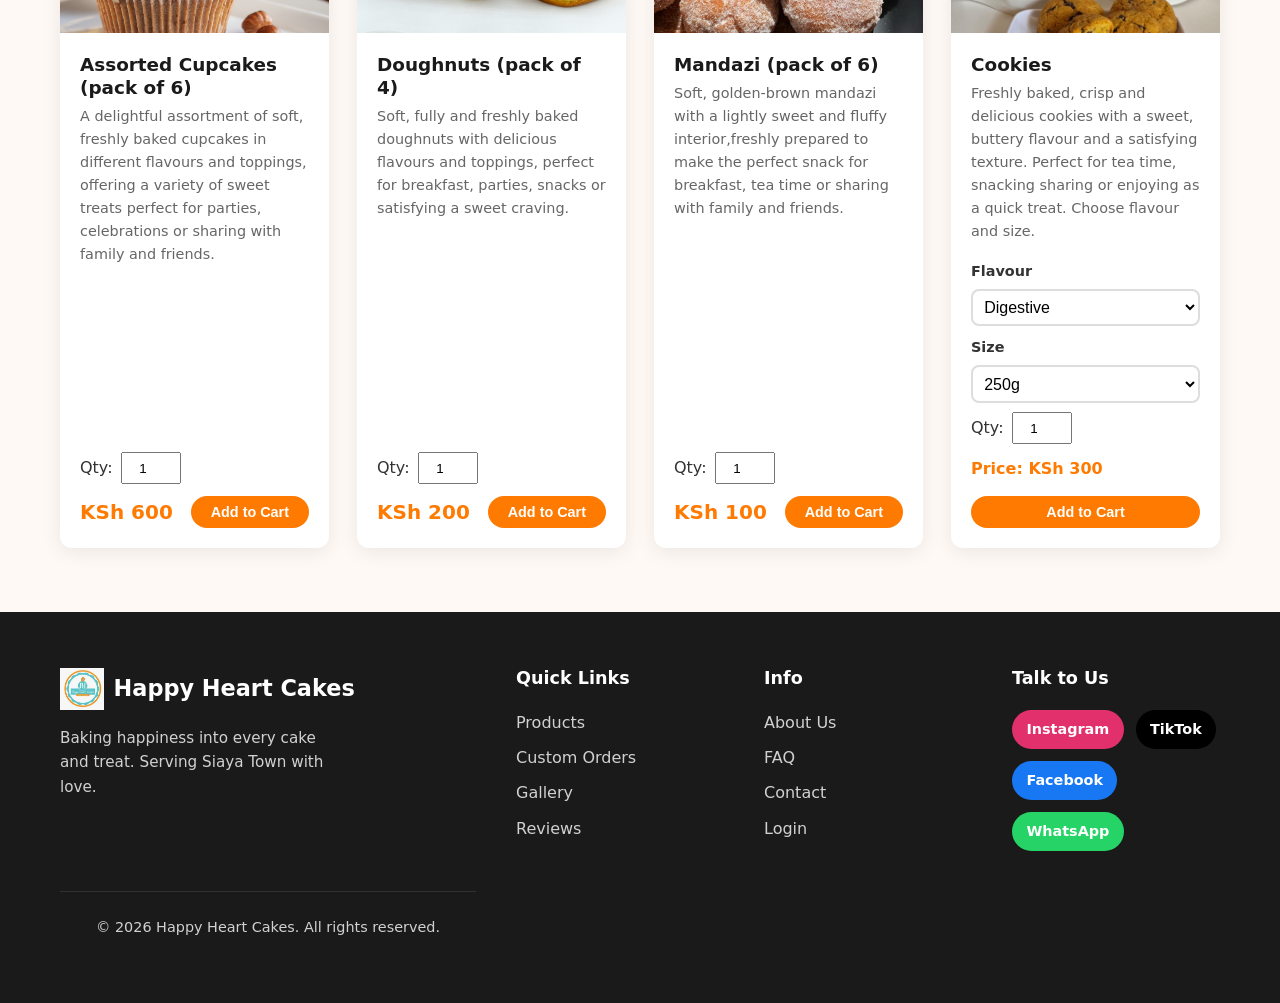
<file: products.html>
<!DOCTYPE html>
<html lang="en">
<head>
  <meta charset="UTF-8">
  <meta name="viewport" content="width=device-width, initial-scale=1.0">
  <title>Products & Menu | Happy Heart Cakes</title>
  <link rel="stylesheet" href="css/style.css">
<link rel="icon" href="images/logo.jpeg" type="image/png">
  <style>
    .tier-selects {
      display: flex;
      flex-direction: column;
      gap: 0.5rem;
      margin-bottom: 0.75rem;
    }
    .tier-row {
      display: flex;
      align-items: center;
      gap: 0.5rem;
    }
    .tier-row label {
      font-size: 0.85rem;
      min-width: 70px;
      margin: 0;
    }
    .tier-row select {
      flex: 1;
      padding: 0.4rem;
      font-size: 0.9rem;
    }
    .option-row {
      display: flex;
      align-items: center;
      gap: 0.5rem;
      margin-bottom: 0.5rem;
      font-size: 0.9rem;
    }
    .search-box {
      max-width: 420px;
      margin: 0 auto 1.75rem;
      position: relative;
    }
    .search-box input {
      width: 100%;
      padding: 0.8rem 1rem 0.8rem 2.7rem;
      border: 1px solid var(--gray-300);
      border-radius: 50px;
      font-size: 1rem;
    }
    .search-box::before {
      content: "🔍";
      position: absolute;
      left: 14px;
      top: 50%;
      transform: translateY(-50%);
    }
    .qty-selector {
      display: flex;
      align-items: center;
      gap: 0.5rem;
      margin-bottom: 0.75rem;
    }
    .qty-selector input {
      width: 60px;
      text-align: center;
      padding: 0.4rem;
    }
    .notes-box {
      background: #fff8f0;
      border-left: 4px solid var(--orange);
      padding: 1rem 1.25rem;
      border-radius: 8px;
      margin-bottom: 2rem;
      font-size: 0.95rem;
      line-height: 1.6;
    }
  </style>
</head>
<body>

  <header class="header">
    <div class="container">
      <nav class="navbar">
       <a href="index.html" class="logo">
  <img src="images/logo.jpeg" alt="Happy Heart Cakes" style="height: 42px; width: auto;">
  Happy Heart Cakes
</a>
        <ul class="nav-links">
          <li><a href="index.html">Home</a></li>
          <li><a href="products.html" class="active">Products</a></li>
          <li><a href="custom-order.html">Custom Orders</a></li>
          <li><a href="gallery.html">Gallery</a></li>
          <li><a href="reviews.html">Reviews</a></li>
          <li><a href="about.html">About</a></li>
          <li><a href="contact.html">Contact</a></li>
        </ul>
        <div class="nav-actions">
          <a href="login.html" class="btn btn-outline btn-sm">Login</a>
          <a href="cart.html" class="btn btn-primary btn-sm">
            Cart 
            <span class="cart-count" style="display:none; background:#fff; color:var(--orange); border-radius:50%; width:20px; height:20px; font-size:0.75rem; align-items:center; justify-content:center; margin-left:4px;"></span>
          </a>
          <button class="mobile-toggle">☰</button>
        </div>
      </nav>
    </div>
  </header>

  <section class="section">
    <div class="container">
      <h1 class="section-title">Our Products & Menu</h1>
      <p class="section-subtitle">
        Celebration & Wedding cakes are priced per kg. Orders of 3kg and above get KSh 100 discount per kg.<br>
        Fondant cakes attract an extra KSh 500 per kg.
      </p>

      <!-- Delivery & Payment Notes -->
      <div class="notes-box">
        <strong>Important Notes:</strong><br>
        • Delivery outside Siaya Town: <strong>will be charged according to distance</strong><br>
        • Custom cakes require <strong>50% deposit</strong><br>
        • Please place cake orders at least <strong>24 Hours</strong> in advance<br>
        • We accept M-Pesa and Cash on delivery
      </div>

      <!-- Search Box -->
      <div class="search-box">
        <input type="text" id="product-search" placeholder="Search cakes, buns, cookies...">
      </div>

      <div class="filters">
        <button class="filter-btn active" data-filter="all">All</button>
        <button class="filter-btn" data-filter="cakes">Celebration Cakes</button>
        <button class="filter-btn" data-filter="wedding">Wedding Cakes</button>
        <button class="filter-btn" data-filter="shop">Shop Items</button>
      </div>

      <div class="product-grid" id="product-grid">

        <!-- ===================== CELEBRATION CAKE ===================== -->
        <div class="product-card" data-category="cakes" data-type="single" data-name="celebration cake">
          <div class="product-img"><img src="images/minnie.jpeg" alt="Chocolate Fudge Cake" style="width:100%; height:100%; object-fit:cover;"></div>
          <div class="product-body">
            <h3>Celebration Cake</h3>
            <p>Birthday, anniversary, graduation, nyombo, all other celebrations and custom designed cakes for all ages..</p>

            <div class="form-group" style="margin-bottom: 0.6rem;">
              <label style="font-size: 0.9rem;">Flavour</label>
              <select class="form-control flavour-select" style="padding: 0.45rem;">
                <option value="1700">Vanilla – KSh 1,700</option>
                <option value="1700">Strawberry – KSh 1,700</option>
                <option value="1700">Pineapple – KSh 1,700</option>
                <option value="1700">Lemon – KSh 1,700</option>
                <option value="1700">Orange – KSh 1,700</option>
                <option value="1700">Passion – KSh 1,700</option>
                <option value="2000">Coconut – KSh 2,000</option>
                <option value="2000">Mint – KSh 2,000</option>
                <option value="2000">Pina Colada – KSh 2,000</option>
                <option value="2000">Blueberry – KSh 2,000</option>
                <option value="2000">Carrot – KSh 2,000</option>
                <option value="2000">Banana – KSh 2,000</option>
                <option value="2300">Peanut – KSh 2,300</option>
                <option value="2300">Orange Cinnamon – KSh 2,300</option>
                <option value="2500">Chocolate – KSh 2,500</option>
                <option value="2500">Red Velvet – KSh 2,500</option>
                <option value="2500">Black Forest – KSh 2,500</option>
                <option value="2500">White Forest – KSh 2,500</option>
                <option value="2500">Caramel – KSh 2,500</option>
                <option value="2800">Fruit Cake – KSh 2,800</option>
                <option value="3000">Diabetics – KSh 3,000</option>
                <option value="3500">Gluten Free – KSh 3,500</option>
              </select>
            </div>

            <div class="form-group" style="margin-bottom: 0.6rem;">
              <label style="font-size: 0.9rem;">How many kg?</label>
              <input type="number" class="form-control kg-input" min="1" max="30" value="2" step="0.5" style="padding: 0.45rem;">
            </div>

            <div class="option-row">
              <input type="checkbox" class="fondant-check" id="fondant1">
              <label for="fondant1">Fondant Cake (+KSh 500/kg)</label>
            </div>

            <div style="margin-bottom: 0.9rem; font-weight: 600; color: var(--orange);">
              Estimated Total: <span class="live-total">KSh 3,400</span>
            </div>

            <button class="btn btn-primary btn-sm add-cake-btn" style="width:100%;">Add to Cart</button>
          </div>
        </div>

        <!-- ===================== 2-TIER WEDDING CAKE ===================== -->
        <div class="product-card" data-category="wedding" data-type="two-tier" data-name="2-tier wedding cake">
          <div class="product-img"><img src="images/wood.jpeg" alt="Chocolate Fudge Cake" style="width:100%; height:100%; object-fit:cover;"></div>
          <div class="product-body">
            <h3>2-Tier Cake</h3>
            <p>Elegant 2-tier cake. Choose different flavours for each tier.Perfect for weddings, birthdays, graduation, nyombo and other celebrations.</p>

            <div class="tier-selects">
              <div class="tier-row">
                <label>Bottom Tier</label>
                <select class="form-control flavour-1">
                  <option value="1700">Vanilla – 1,700</option>
                  <option value="1700">Strawberry – 1,700</option>
                  <option value="1700">Pineapple – 1,700</option>
                  <option value="1700">Lemon – 1,700</option>
                  <option value="1700">Orange – 1,700</option>
                  <option value="1700">Passion – 1,700</option>
                  <option value="2000">Coconut – 2,000</option>
                  <option value="2000">Mint – 2,000</option>
                  <option value="2000">Pina Colada – 2,000</option>
                  <option value="2000">Blueberry – 2,000</option>
                  <option value="2000">Carrot – 2,000</option>
                  <option value="2000">Banana – 2,000</option>
                  <option value="2300">Peanut – 2,300</option>
                  <option value="2300">Orange Cinnamon – 2,300</option>
                  <option value="2500">Chocolate – 2,500</option>
                  <option value="2500">Red Velvet – 2,500</option>
                  <option value="2500">Black Forest – 2,500</option>
                  <option value="2500">White Forest – 2,500</option>
                  <option value="2500">Caramel – 2,500</option>
                  <option value="2800">Fruit Cake – 2,800</option>
                  <option value="3000">Diabetics – 3,000</option>
                  <option value="3500">Gluten Free – 3,500</option>
                </select>
              </div>
              <div class="tier-row">
                <label>Top Tier</label>
                <select class="form-control flavour-2">
                  <option value="1700">Vanilla – 1,700</option>
                  <option value="1700">Strawberry – 1,700</option>
                  <option value="1700">Pineapple – 1,700</option>
                  <option value="1700">Lemon – 1,700</option>
                  <option value="1700">Orange – 1,700</option>
                  <option value="1700">Passion – 1,700</option>
                  <option value="2000">Coconut – 2,000</option>
                  <option value="2000">Mint – 2,000</option>
                  <option value="2000">Pina Colada – 2,000</option>
                  <option value="2000">Blueberry – 2,000</option>
                  <option value="2000">Carrot – 2,000</option>
                  <option value="2000">Banana – 2,000</option>
                  <option value="2300">Peanut – 2,300</option>
                  <option value="2300">Orange Cinnamon – 2,300</option>
                  <option value="2500">Chocolate – 2,500</option>
                  <option value="2500">Red Velvet – 2,500</option>
                  <option value="2500">Black Forest – 2,500</option>
                  <option value="2500">White Forest – 2,500</option>
                  <option value="2500">Caramel – 2,500</option>
                  <option value="2800">Fruit Cake – 2,800</option>
                  <option value="3000">Diabetics – 3,000</option>
                  <option value="3500">Gluten Free – 3,500</option>
                </select>
              </div>
            </div>

            <div class="form-group" style="margin-bottom: 0.6rem;">
              <label style="font-size: 0.9rem;">Total Weight (kg)</label>
              <input type="number" class="form-control kg-input" min="5" max="40" value="8" step="1" style="padding: 0.45rem;">
            </div>

            <div class="option-row">
              <input type="checkbox" class="fondant-check" id="fondant2">
              <label for="fondant2">Fondant Cake (+KSh 500/kg)</label>
            </div>

            <div style="margin-bottom: 0.9rem; font-weight: 600; color: var(--orange);">
              Estimated Total: <span class="live-total">KSh 13,600</span>
            </div>

            <button class="btn btn-primary btn-sm add-cake-btn" style="width:100%;">Add to Cart</button>
          </div>
        </div>

        <!-- ===================== 3-TIER WEDDING CAKE ===================== -->
        <div class="product-card" data-category="wedding" data-type="three-tier" data-name="3-tier wedding cake">
          <div class="product-img"><img src="images/fridge.jpeg" alt="Chocolate Fudge Cake" style="width:100%; height:100%; object-fit:cover;"></div>
          <div class="product-body">
            <h3>3-Tier Luxury Cake</h3>
            <p>Stunning 3-tier cake. Choose different flavours for each tier.Perfect for Wedding, nyombo, graduation and other celebrations.</p>

            <div class="tier-selects">
              <div class="tier-row">
                <label>Bottom Tier</label>
                <select class="form-control flavour-1">
                  <option value="1700">Vanilla – 1,700</option>
                  <option value="1700">Strawberry – 1,700</option>
                  <option value="1700">Pineapple – 1,700</option>
                  <option value="1700">Lemon – 1,700</option>
                  <option value="1700">Orange – 1,700</option>
                  <option value="1700">Passion – 1,700</option>
                  <option value="2000">Coconut – 2,000</option>
                  <option value="2000">Mint – 2,000</option>
                  <option value="2000">Pina Colada – 2,000</option>
                  <option value="2000">Blueberry – 2,000</option>
                  <option value="2000">Carrot – 2,000</option>
                  <option value="2000">Banana – 2,000</option>
                  <option value="2300">Peanut – 2,300</option>
                  <option value="2300">Orange Cinnamon – 2,300</option>
                  <option value="2500">Chocolate – 2,500</option>
                  <option value="2500">Red Velvet – 2,500</option>
                  <option value="2500">Black Forest – 2,500</option>
                  <option value="2500">White Forest – 2,500</option>
                  <option value="2500">Caramel – 2,500</option>
                  <option value="2800">Fruit Cake – 2,800</option>
                  <option value="3000">Diabetics – 3,000</option>
                  <option value="3500">Gluten Free – 3,500</option>
                </select>
              </div>
              <div class="tier-row">
                <label>Middle Tier</label>
                <select class="form-control flavour-2">
                  <option value="1700">Vanilla – 1,700</option>
                  <option value="1700">Strawberry – 1,700</option>
                  <option value="1700">Pineapple – 1,700</option>
                  <option value="1700">Lemon – 1,700</option>
                  <option value="1700">Orange – 1,700</option>
                  <option value="1700">Passion – 1,700</option>
                  <option value="2000">Coconut – 2,000</option>
                  <option value="2000">Mint – 2,000</option>
                  <option value="2000">Pina Colada – 2,000</option>
                  <option value="2000">Blueberry – 2,000</option>
                  <option value="2000">Carrot – 2,000</option>
                  <option value="2000">Banana – 2,000</option>
                  <option value="2300">Peanut – 2,300</option>
                  <option value="2300">Orange Cinnamon – 2,300</option>
                  <option value="2500">Chocolate – 2,500</option>
                  <option value="2500">Red Velvet – 2,500</option>
                  <option value="2500">Black Forest – 2,500</option>
                  <option value="2500">White Forest – 2,500</option>
                  <option value="2500">Caramel – 2,500</option>
                  <option value="2800">Fruit Cake – 2,800</option>
                  <option value="3000">Diabetics – 3,000</option>
                  <option value="3500">Gluten Free – 3,500</option>
                </select>
              </div>
              <div class="tier-row">
                <label>Top Tier</label>
                <select class="form-control flavour-3">
                  <option value="1700">Vanilla – 1,700</option>
                  <option value="1700">Strawberry – 1,700</option>
                  <option value="1700">Pineapple – 1,700</option>
                  <option value="1700">Lemon – 1,700</option>
                  <option value="1700">Orange – 1,700</option>
                  <option value="1700">Passion – 1,700</option>
                  <option value="2000">Coconut – 2,000</option>
                  <option value="2000">Mint – 2,000</option>
                  <option value="2000">Pina Colada – 2,000</option>
                  <option value="2000">Blueberry – 2,000</option>
                  <option value="2000">Carrot – 2,000</option>
                  <option value="2000">Banana – 2,000</option>
                  <option value="2300">Peanut – 2,300</option>
                  <option value="2300">Orange Cinnamon – 2,300</option>
                  <option value="2500">Chocolate – 2,500</option>
                  <option value="2500">Red Velvet – 2,500</option>
                  <option value="2500">Black Forest – 2,500</option>
                  <option value="2500">White Forest – 2,500</option>
                  <option value="2500">Caramel – 2,500</option>
                  <option value="2800">Fruit Cake – 2,800</option>
                  <option value="3000">Diabetics – 3,000</option>
                  <option value="3500">Gluten Free – 3,500</option>
                </select>
              </div>
            </div>

            <div class="form-group" style="margin-bottom: 0.6rem;">
              <label style="font-size: 0.9rem;">Total Weight (kg)</label>
              <input type="number" class="form-control kg-input" min="10" max="60" value="12" step="1" style="padding: 0.45rem;">
            </div>

            <div class="option-row">
              <input type="checkbox" class="fondant-check" id="fondant3">
              <label for="fondant3">Fondant Cake (+KSh 500/kg)</label>
            </div>

            <div style="margin-bottom: 0.9rem; font-weight: 600; color: var(--orange);">
              Estimated Total: <span class="live-total">KSh 20,400</span>
            </div>

            <button class="btn btn-primary btn-sm add-cake-btn" style="width:100%;">Add to Cart</button>
          </div>
        </div>

        <!-- ===================== SHOP ITEMS ===================== -->
        <div class="product-card" data-category="shop" data-name="fresh soft buns">
          <div class="product-img"><img src="images/buns.jpg" alt="Chocolate Fudge Cake" style="width:100%; height:100%; object-fit:cover;"></div>
          <div class="product-body">
            <h3>Fresh Soft Buns (pack of 6)</h3>
            <p>Warm, fluffy buns baked every morning.</p>
            <div class="qty-selector">
              <label>Qty:</label>
              <input type="number" class="qty-input" min="1" value="1">
            </div>
            <div class="product-footer">
              <span class="price">KSh 150</span>
              <button class="btn btn-primary btn-sm add-normal-btn">Add to Cart</button>
            </div>
          </div>
        </div>

        <div class="product-card" data-category="shop" data-name="assorted cupcakes">
          <div class="product-img"><img src="images/cupcakes.jpg" alt="Chocolate Fudge Cake" style="width:100%; height:100%; object-fit:cover;"></div>
          <div class="product-body">
            <h3>Assorted Cupcakes (pack of 6)</h3>
            <p>A delightful assortment of soft, freshly baked cupcakes in different flavours and toppings, offering a variety of sweet treats perfect for parties, celebrations or sharing with family and friends.</p>
            <div class="qty-selector">
              <label>Qty:</label>
              <input type="number" class="qty-input" min="1" value="1">
            </div>
            <div class="product-footer">
              <span class="price">KSh 600</span>
              <button class="btn btn-primary btn-sm add-normal-btn">Add to Cart</button>
            </div>
          </div>
        </div>

        <div class="product-card" data-category="shop" data-name="jam doughnuts">
          <div class="product-img"><img src="images/doughnuts.jpg" alt="Chocolate Fudge Cake" style="width:100%; height:100%; object-fit:cover;"></div>
          <div class="product-body">
            <h3>Doughnuts (pack of 4)</h3>
            <p>Soft, fully and freshly baked doughnuts with delicious flavours and toppings, perfect for breakfast, parties, snacks or satisfying a sweet craving.</p>
            <div class="qty-selector">
              <label>Qty:</label>
              <input type="number" class="qty-input" min="1" value="1">
            </div>
            <div class="product-footer">
              <span class="price">KSh 200</span>
              <button class="btn btn-primary btn-sm add-normal-btn">Add to Cart</button>
            </div>
          </div>
        </div>

        <div class="product-card" data-category="shop" data-name="mandazi">
          <div class="product-img"><img src="images/mandazi.jpg" alt="Chocolate Fudge Cake" style="width:100%; height:100%; object-fit:cover;"></div>
          <div class="product-body">
            <h3>Mandazi (pack of 6)</h3>
            <p>Soft, golden-brown mandazi with a lightly sweet and fluffy interior,freshly prepared to make the perfect snack for breakfast, tea time or sharing with family and friends.</p>
            <div class="qty-selector">
              <label>Qty:</label>
              <input type="number" class="qty-input" min="1" value="1">
            </div>
            <div class="product-footer">
              <span class="price">KSh 100</span>
              <button class="btn btn-primary btn-sm add-normal-btn">Add to Cart</button>
            </div>
          </div>
        </div>

        <!-- ===================== COOKIES ===================== -->
<div class="product-card" data-category="shop" data-type="cookie" data-name="cookies">
  <div class="product-img"><img src="images/cookii.jpeg" alt="Chocolate Fudge Cake" style="width:100%; height:100%; object-fit:cover;"></div>
  <div class="product-body">
    <h3>Cookies</h3>
    <p>Freshly baked, crisp and delicious cookies with a sweet, buttery flavour and a satisfying texture. Perfect for tea time, snacking sharing or enjoying as a quick treat. Choose flavour and size.</p>

    <div class="form-group" style="margin-bottom: 0.6rem;">
      <label style="font-size: 0.9rem;">Flavour</label>
      <select class="form-control cookie-flavour" style="padding: 0.45rem;">
        <option value="digestive">Digestive</option>
        <option value="oatmeal">Oatmeal</option>
        <option value="ginger">Ginger</option>
        <option value="lemon">Lemon</option>
        <option value="orange-cinnamon">Orange Cinnamon</option>
        <option value="chocolate-chip">Chocolate Chip</option>
      </select>
    </div>

    <div class="form-group" style="margin-bottom: 0.6rem;">
      <label style="font-size: 0.9rem;">Size</label>
      <select class="form-control cookie-size" style="padding: 0.45rem;">
        <option value="250">250g</option>
        <option value="400">400g</option>
      </select>
    </div>

    <div class="qty-selector">
      <label>Qty:</label>
      <input type="number" class="qty-input" min="1" value="1">
    </div>

    <div style="margin-bottom: 0.9rem; font-weight: 600; color: var(--orange);">
      Price: <span class="live-total">KSh 300</span>
    </div>

    <button class="btn btn-primary btn-sm add-cookie-btn" style="width:100%;">Add to Cart</button>
  </div>
</div>

      </div>
    </div>
  </section>

  <footer class="footer">
    <div class="container">
      <div class="footer-grid">
        <div class="footer-brand">
          <a href="index.html" class="logo">
  <img src="images/logo.jpeg" alt="Happy Heart Cakes" style="height: 42px; width: auto;">
  Happy Heart Cakes
</a>
          <p>Baking happiness into every cake and treat. Serving Siaya Town with love.</p>
        </div>
        <div>
          <h4>Quick Links</h4>
          <ul>
            <li><a href="products.html">Products</a></li>
            <li><a href="custom-order.html">Custom Orders</a></li>
            <li><a href="gallery.html">Gallery</a></li>
            <li><a href="reviews.html">Reviews</a></li>
          </ul>
        </div>
        <div>
          <h4>Info</h4>
          <ul>
            <li><a href="about.html">About Us</a></li>
            <li><a href="faq.html">FAQ</a></li>
            <li><a href="contact.html">Contact</a></li>
            <li><a href="login.html">Login</a></li>
          </ul>
        </div>
         <div>
  <h4>Talk to Us</h4>
  <div style="display:flex; gap:0.75rem; flex-wrap:wrap; margin-top:0.5rem;">
    <a href="https://www.instagram.com/happy_heart_cakes" target="_blank" rel="noopener"
       style="background:#E1306C; color:white; padding:0.5rem 0.9rem; border-radius:50px; font-weight:600; font-size:0.9rem;">
      Instagram
    </a>
    <a href="https://www.tiktok.com/@happy.heart.cakes" target="_blank" rel="noopener"
       style="background:#000; color:white; padding:0.5rem 0.9rem; border-radius:50px; font-weight:600; font-size:0.9rem;">
      TikTok
    </a>
    <a href="https://www.facebook.com/Happy Heart Cakes" target="_blank" rel="noopener"
       style="background:#1877F2; color:white; padding:0.5rem 0.9rem; border-radius:50px; font-weight:600; font-size:0.9rem;">
      Facebook
    </a>
    <a href="https://wa.me/254713773913" target="_blank" rel="noopener"
       style="background:#25D366; color:white; padding:0.5rem 0.9rem; border-radius:50px; font-weight:600; font-size:0.9rem;">
      WhatsApp
    </a>
  </div>
</div>

      <div class="footer-bottom">
        <p>&copy; 2026 Happy Heart Cakes. All rights reserved.</p>
      </div>
    </div>
  </footer>

  <script src="js/main.js"></script>
  <script>
    // ========== HELPER: Button Loading State ==========
    function setButtonLoading(btn, isLoading) {
      if (isLoading) {
        btn.classList.add('loading');
        btn.disabled = true;
      } else {
        btn.classList.remove('loading');
        btn.textContent = 'Added ✓';
        setTimeout(() => {
          btn.textContent = 'Add to Cart';
          btn.disabled = false;
        }, 1500);
      }
    }

    // ========== SEARCH ==========
    document.getElementById('product-search').addEventListener('input', function() {
      const term = this.value.toLowerCase().trim();
      document.querySelectorAll('.product-card').forEach(card => {
        const name = (card.dataset.name || card.querySelector('h3').textContent).toLowerCase();
        card.style.display = name.includes(term) ? 'flex' : 'none';
      });
    });

    // ========== CAKE CALCULATION ==========
    function getFlavourName(select) {
      return select.options[select.selectedIndex].text.split('–')[0].trim();
    }

    function calculateCake(card) {
      const type = card.dataset.type;
      const kg = parseFloat(card.querySelector('.kg-input').value) || 1;
      const isFondant = card.querySelector('.fondant-check')?.checked || false;
      let basePrice = 0;
      let description = '';

      if (type === 'single') {
        basePrice = parseInt(card.querySelector('.flavour-select').value);
        description = getFlavourName(card.querySelector('.flavour-select'));
      } else if (type === 'two-tier') {
        const p1 = parseInt(card.querySelector('.flavour-1').value);
        const p2 = parseInt(card.querySelector('.flavour-2').value);
        basePrice = (p1 + p2) / 2;
        description = '2-Tier (' + getFlavourName(card.querySelector('.flavour-1')) + ' + ' + getFlavourName(card.querySelector('.flavour-2')) + ')';
      } else if (type === 'three-tier') {
        const p1 = parseInt(card.querySelector('.flavour-1').value);
        const p2 = parseInt(card.querySelector('.flavour-2').value);
        const p3 = parseInt(card.querySelector('.flavour-3').value);
        basePrice = (p1 + p2 + p3) / 3;
        description = '3-Tier (' + getFlavourName(card.querySelector('.flavour-1')) + ' + ' + getFlavourName(card.querySelector('.flavour-2')) + ' + ' + getFlavourName(card.querySelector('.flavour-3')) + ')';
      }

      if (isFondant) {
        basePrice += 500;
        description += ' (Fondant)';
      }

      let discount = kg >= 3 ? 100 * kg : 0;
      let total = Math.round(kg * basePrice - discount);
      if (total < 0) total = 0;

      card.querySelector('.live-total').textContent = 'KSh ' + total.toLocaleString();
      return { total, description: description + ' - ' + kg + 'kg' };
    }

    document.querySelectorAll('.product-card[data-type]').forEach(card => {
      if (card.dataset.type === 'cookie') return;
      card.querySelectorAll('select, .kg-input, .fondant-check').forEach(el => {
        el.addEventListener('input', () => calculateCake(card));
        el.addEventListener('change', () => calculateCake(card));
      });
      calculateCake(card);
    });

    // ========== ADD CAKE ==========
document.querySelectorAll('.add-cake-btn').forEach(btn => {
  btn.addEventListener('click', function () {
    if (this.disabled) return;

    const card = this.closest('.product-card');
    const title = card.querySelector('h3').textContent;
    const result = calculateCake(card);

    this.disabled = true;
    this.classList.add('loading');

    setTimeout(() => {
      let cart = JSON.parse(localStorage.getItem('hhc_cart') || '[]');
      cart.push({
        name: title + ' - ' + result.description,
        price: 'KSh ' + result.total.toLocaleString()
      });
      localStorage.setItem('hhc_cart', JSON.stringify(cart));

      const countEl = document.querySelector('.cart-count');
      if (countEl) {
        countEl.textContent = cart.length;
        countEl.style.display = 'inline-flex';
      }

      this.classList.remove('loading');
      this.disabled = false;
      showToast('Added to cart!');
    }, 500);
  });
});

// ========== NORMAL ITEMS ==========
document.querySelectorAll('.add-normal-btn').forEach(btn => {
  btn.addEventListener('click', function () {
    if (this.disabled) return;

    const card = this.closest('.product-card');
    const name = card.querySelector('h3').textContent;
    const priceText = card.querySelector('.price').textContent;
    const qty = parseInt(card.querySelector('.qty-input')?.value) || 1;

    this.disabled = true;
    this.classList.add('loading');

    setTimeout(() => {
      let cart = JSON.parse(localStorage.getItem('hhc_cart') || '[]');
      for (let i = 0; i < qty; i++) {
        cart.push({ name, price: priceText });
      }
      localStorage.setItem('hhc_cart', JSON.stringify(cart));

      const countEl = document.querySelector('.cart-count');
      if (countEl) {
        countEl.textContent = cart.length;
        countEl.style.display = 'inline-flex';
      }

      this.classList.remove('loading');
      this.disabled = false;
      showToast(qty > 1 ? `${qty} items added to cart!` : 'Added to cart!');
    }, 500);
  });
});

/// ========== COOKIES ==========
const cookiePrices = {
  'digestive': { 250: 300, 400: 450 },
  'oatmeal': { 250: 300, 400: 450 },
  'ginger': { 250: 250, 400: 400 },
  'lemon': { 250: 250, 400: 400 },
  'orange-cinnamon': { 250: 250, 400: 400 },
  'chocolate-chip': { 250: 250, 400: 400 }
};

function updateCookiePrice(card) {
  const flavour = card.querySelector('.cookie-flavour').value;
  const size = card.querySelector('.cookie-size').value;
  const price = cookiePrices[flavour][size];
  card.querySelector('.live-total').textContent = 'KSh ' + price;
  return price;
}

// Update price when flavour or size changes
document.querySelectorAll('.product-card[data-type="cookie"]').forEach(card => {
  card.querySelectorAll('select').forEach(el => {
    el.addEventListener('change', () => updateCookiePrice(card));
  });
  updateCookiePrice(card); // set initial price
});

// Add Cookie to Cart
document.querySelectorAll('.add-cookie-btn').forEach(btn => {
  btn.addEventListener('click', function () {
    if (this.disabled) return;

    const card = this.closest('.product-card');
    const flavourSelect = card.querySelector('.cookie-flavour');
    const flavourName = flavourSelect.options[flavourSelect.selectedIndex].text;
    const size = card.querySelector('.cookie-size').value + 'g';
    const price = updateCookiePrice(card);
    const qty = parseInt(card.querySelector('.qty-input')?.value) || 1;

    this.disabled = true;
    this.classList.add('loading');

    setTimeout(() => {
      let cart = JSON.parse(localStorage.getItem('hhc_cart') || '[]');
      
      for (let i = 0; i < qty; i++) {
        cart.push({
          name: flavourName + ' Cookies (' + size + ')',
          price: 'KSh ' + price
        });
      }
      
      localStorage.setItem('hhc_cart', JSON.stringify(cart));

      // Update cart count
      const countEl = document.querySelector('.cart-count');
      if (countEl) {
        countEl.textContent = cart.length;
        countEl.style.display = 'inline-flex';
      }

      this.classList.remove('loading');
      this.disabled = false;

      if (typeof showToast === 'function') {
        showToast(qty > 1 ? qty + ' items added to cart!' : 'Added to cart!');
      } else {
        this.textContent = 'Added ✓';
        setTimeout(() => {
          this.textContent = 'Add to Cart';
        }, 1500);
      }
    }, 500);
  });
});
  </script>
</body>
</html>
</file>
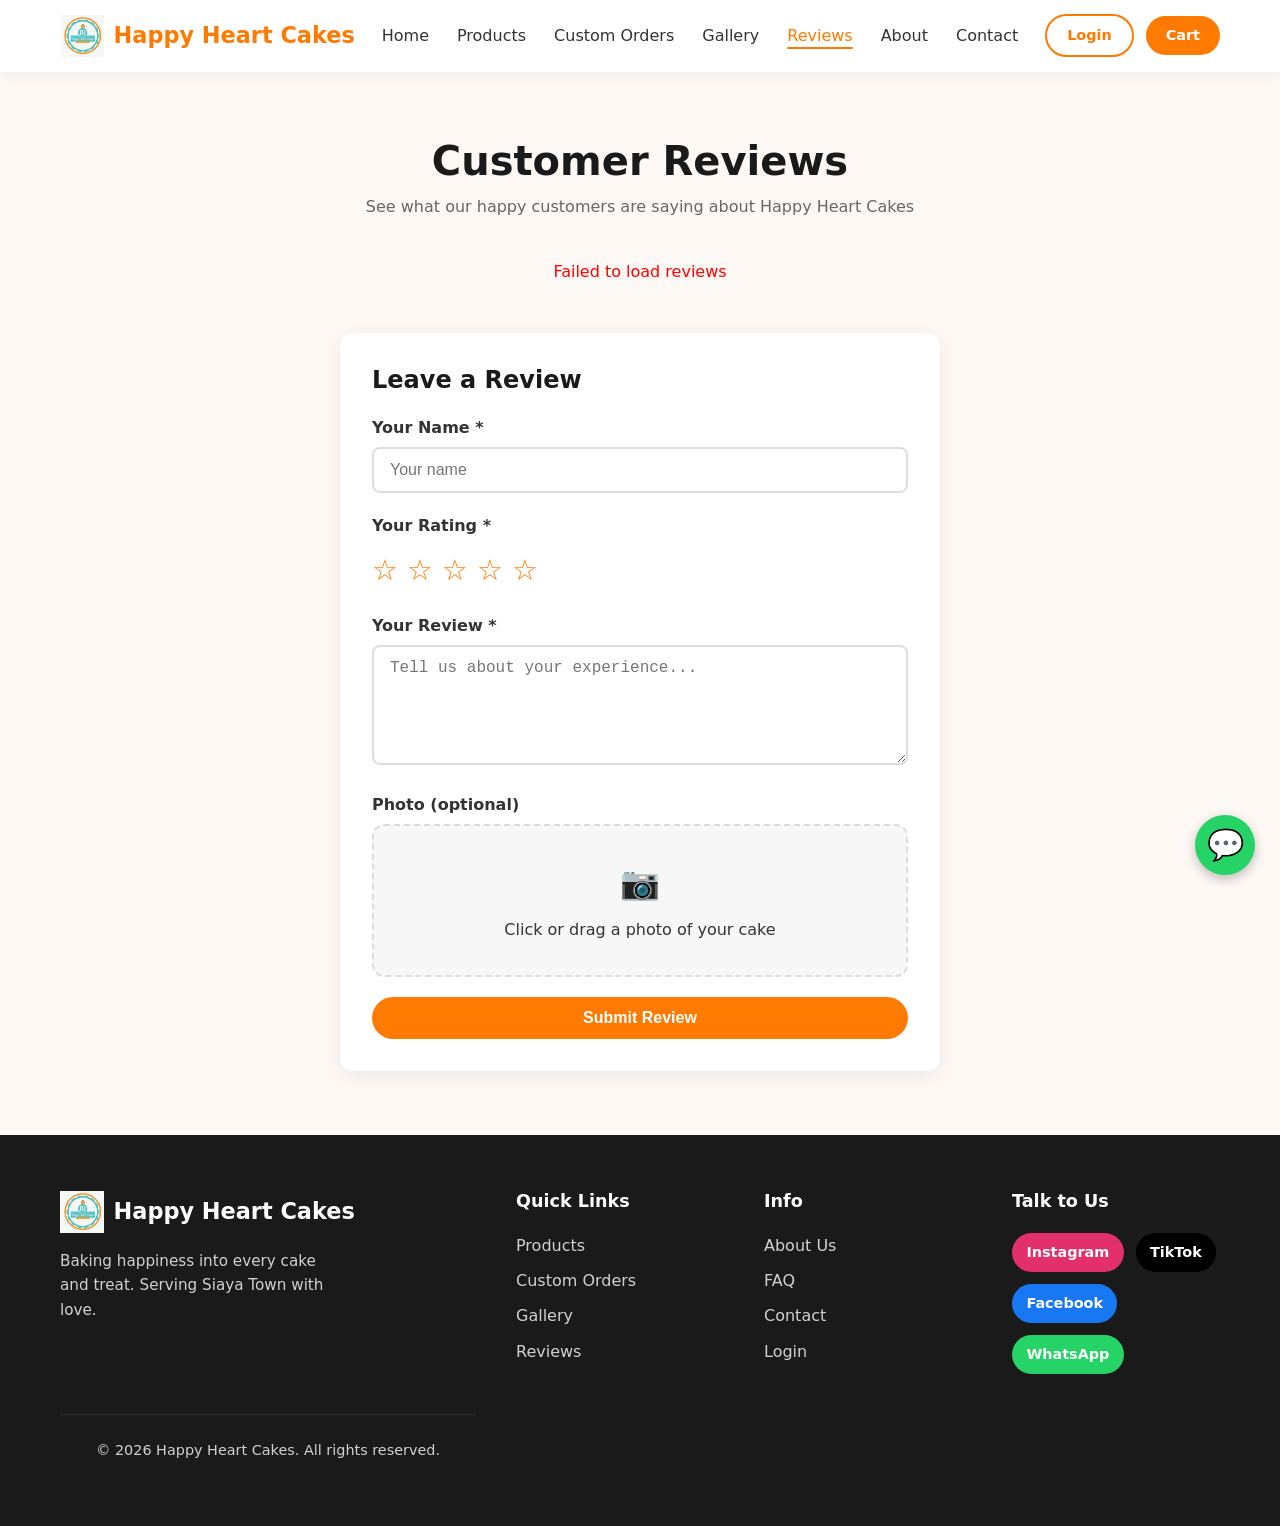
<file: reviews.html>
<!DOCTYPE html>
<html lang="en">
<head>
  <meta charset="UTF-8">
  <meta name="viewport" content="width=device-width, initial-scale=1.0">
  <title>Customer Reviews | Happy Heart Cakes</title>
  <link rel="stylesheet" href="css/style.css">
  <link rel="icon" href="images/logo.jpeg" type="image/png">
</head>
<body>
  <header class="header">
    <div class="container">
      <nav class="navbar">
        <a href="index.html" class="logo">
          <img src="images/logo.jpeg" alt="Happy Heart Cakes" style="height: 42px; width: auto;">
          Happy Heart Cakes
        </a>
        <ul class="nav-links">
          <li><a href="index.html">Home</a></li>
          <li><a href="products.html">Products</a></li>
          <li><a href="custom-order.html">Custom Orders</a></li>
          <li><a href="gallery.html">Gallery</a></li>
          <li><a href="reviews.html" class="active">Reviews</a></li>
          <li><a href="about.html">About</a></li>
          <li><a href="contact.html">Contact</a></li>
        </ul>
        <div class="nav-actions">
          <a href="login.html" class="btn btn-outline btn-sm">Login</a>
          <a href="cart.html" class="btn btn-primary btn-sm">
            Cart 
            <span class="cart-count" style="display:none; background:#fff; color:var(--orange); border-radius:50%; width:20px; height:20px; font-size:0.75rem; align-items:center; justify-content:center; margin-left:4px;"></span>
          </a>
          <button class="mobile-toggle">☰</button>
        </div>
      </nav>
    </div>
  </header>

  <section class="section">
    <div class="container">
      <h1 class="section-title">Customer Reviews</h1>
      <p class="section-subtitle">See what our happy customers are saying about Happy Heart Cakes</p>

      <!-- Approved Reviews from Backend -->
      <div class="reviews-grid" id="public-reviews" style="display: grid; grid-template-columns: repeat(auto-fill, minmax(300px, 1fr)); gap: 1.5rem; margin-bottom: 3rem;">
        <!-- Filled by JavaScript -->
      </div>

      <!-- Submit Review Form -->
      <div style="max-width: 600px; margin: 0 auto; background: white; padding: 2rem; border-radius: var(--radius); box-shadow: var(--shadow);">
        <h3 style="margin-bottom: 1.25rem;">Leave a Review</h3>
        
        <form id="reviewForm">
          <div class="form-group">
            <label for="reviewer-name">Your Name *</label>
            <input type="text" id="reviewer-name" class="form-control" required placeholder="Your name">
          </div>

          <div class="form-group">
            <label>Your Rating *</label>
            <div class="star-rating" id="rating-stars" style="font-size: 1.8rem; color: var(--orange); cursor: pointer; margin: 0.5rem 0;">
              <span class="star" data-value="1">☆</span>
              <span class="star" data-value="2">☆</span>
              <span class="star" data-value="3">☆</span>
              <span class="star" data-value="4">☆</span>
              <span class="star" data-value="5">☆</span>
            </div>
            <input type="hidden" id="rating-value" value="0">
          </div>

          <div class="form-group">
            <label for="review-text">Your Review *</label>
            <textarea id="review-text" class="form-control" required rows="4" placeholder="Tell us about your experience..."></textarea>
          </div>

          <div class="form-group">
            <label>Photo (optional)</label>
            <div class="upload-area">
              <input type="file" accept="image/*" id="review-photo">
              <div style="font-size: 2rem; margin-bottom: 0.5rem;">📷</div>
              <p>Click or drag a photo of your cake</p>
              <img class="upload-preview" alt="Preview">
            </div>
          </div>

          <button type="submit" class="btn btn-primary btn-block">Submit Review</button>
        </form>
      </div>
    </div>
  </section>

  <footer class="footer">
    <div class="container">
      <div class="footer-grid">
        <div class="footer-brand">
          <a href="index.html" class="logo">
            <img src="images/logo.jpeg" alt="Happy Heart Cakes" style="height: 42px; width: auto;">
            Happy Heart Cakes
          </a>
          <p>Baking happiness into every cake and treat. Serving Siaya Town with love.</p>
        </div>
        <div>
          <h4>Quick Links</h4>
          <ul>
            <li><a href="products.html">Products</a></li>
            <li><a href="custom-order.html">Custom Orders</a></li>
            <li><a href="gallery.html">Gallery</a></li>
            <li><a href="reviews.html">Reviews</a></li>
          </ul>
        </div>
        <div>
          <h4>Info</h4>
          <ul>
            <li><a href="about.html">About Us</a></li>
            <li><a href="faq.html">FAQ</a></li>
            <li><a href="contact.html">Contact</a></li>
            <li><a href="login.html">Login</a></li>
          </ul>
        </div>
        <div>
  <h4>Talk to Us</h4>
  <div style="display:flex; gap:0.75rem; flex-wrap:wrap; margin-top:0.5rem;">
    <a href="https://www.instagram.com/happy_heart_cakes" target="_blank" rel="noopener"
       style="background:#E1306C; color:white; padding:0.5rem 0.9rem; border-radius:50px; font-weight:600; font-size:0.9rem;">
      Instagram
    </a>
    <a href="https://www.tiktok.com/@happy.heart.cakes" target="_blank" rel="noopener"
       style="background:#000; color:white; padding:0.5rem 0.9rem; border-radius:50px; font-weight:600; font-size:0.9rem;">
      TikTok
    </a>
    <a href="https://www.facebook.com/Happy Heart Cakes" target="_blank" rel="noopener"
       style="background:#1877F2; color:white; padding:0.5rem 0.9rem; border-radius:50px; font-weight:600; font-size:0.9rem;">
      Facebook
    </a>
    <a href="https://wa.me/254713773913" target="_blank" rel="noopener"
       style="background:#25D366; color:white; padding:0.5rem 0.9rem; border-radius:50px; font-weight:600; font-size:0.9rem;">
      WhatsApp
    </a>
  </div>
</div>

      <div class="footer-bottom">
        <p>&copy; 2026 Happy Heart Cakes. All rights reserved.</p>
      </div>
    </div>
  </footer>

  <script src="js/api.js"></script>
  <script src="js/main.js"></script>
  <script>
    // ========== STAR RATING ==========
    let selectedRating = 0;
    const stars = document.querySelectorAll('#rating-stars .star');

    stars.forEach(star => {
      star.addEventListener('mouseover', function() {
        const val = parseInt(this.dataset.value);
        stars.forEach(s => {
          s.textContent = parseInt(s.dataset.value) <= val ? '★' : '☆';
        });
      });

      star.addEventListener('mouseout', function() {
        stars.forEach(s => {
          s.textContent = parseInt(s.dataset.value) <= selectedRating ? '★' : '☆';
        });
      });

      star.addEventListener('click', function() {
        selectedRating = parseInt(this.dataset.value);
        document.getElementById('rating-value').value = selectedRating;
        stars.forEach(s => {
          s.textContent = parseInt(s.dataset.value) <= selectedRating ? '★' : '☆';
        });
      });
    });

    // ========== PREFILL NAME IF LOGGED IN ==========
    const user = JSON.parse(localStorage.getItem('hhc_user') || 'null');
    if (user && user.name) {
      document.getElementById('reviewer-name').value = user.name;
    }

    // ========== LOAD APPROVED REVIEWS FROM BACKEND ==========
    async function loadPublicReviews() {
      const container = document.getElementById('public-reviews');
      if (!container) return;

      try {
        const reviews = await apiGetApprovedReviews();

        if (!reviews.length) {
          container.innerHTML = `
            <div style="grid-column: 1 / -1; text-align:center; color:#666; padding: 1rem;">
              No reviews yet. Be the first to leave one!
            </div>
          `;
          return;
        }

        container.innerHTML = reviews.map(r => `
          <div class="review-card" style="background:white; padding:1.5rem; border-radius:var(--radius); box-shadow:var(--shadow);">
            <div class="stars" style="color:var(--orange); margin-bottom:0.5rem;">
              ${'★'.repeat(r.rating || 0)}${'☆'.repeat(5 - (r.rating || 0))}
            </div>
            <p>“${r.text}”</p>
            <strong style="display:block; margin-top:0.75rem;">— ${r.name}</strong>
          </div>
        `).join('');
      } catch (err) {
        container.innerHTML = `<div style="grid-column:1/-1; color:red; text-align:center;">Failed to load reviews</div>`;
      }
    }

    loadPublicReviews();

    // ========== SUBMIT REVIEW TO BACKEND ==========
    document.getElementById('reviewForm').addEventListener('submit', async function(e) {
      e.preventDefault();

      const currentUser = JSON.parse(localStorage.getItem('hhc_user') || 'null');
      if (!currentUser || !currentUser.token) {
        alert('Please login first to leave a review.');
        window.location.href = 'login.html';
        return;
      }

      if (currentUser.role === 'admin') {
        alert('Admin cannot leave reviews.');
        return;
      }

      if (selectedRating === 0) {
        alert('Please select a rating.');
        return;
      }

      const name = document.getElementById('reviewer-name').value.trim();
      const text = document.getElementById('review-text').value.trim();

      if (!name || !text) {
        alert('Please fill in your name and review.');
        return;
      }

      const btn = this.querySelector('button[type="submit"]');
      btn.disabled = true;
      btn.classList.add('loading');

      try {
        await apiCreateReview({
          name,
          rating: selectedRating,
          text
        });

        alert('Thank you for your review! It has been submitted and is waiting for approval.');

        this.reset();
        selectedRating = 0;
        document.getElementById('rating-value').value = 0;
        stars.forEach(s => s.textContent = '☆');

        if (currentUser.name) {
          document.getElementById('reviewer-name').value = currentUser.name;
        }

        const preview = document.querySelector('.upload-preview');
        if (preview) {
          preview.style.display = 'none';
          preview.src = '';
        }
      } catch (err) {
        alert(err.message || 'Failed to submit review');
      } finally {
        btn.disabled = false;
        btn.classList.remove('loading');
      }
    });
  </script>
</body>
</html>
</file>
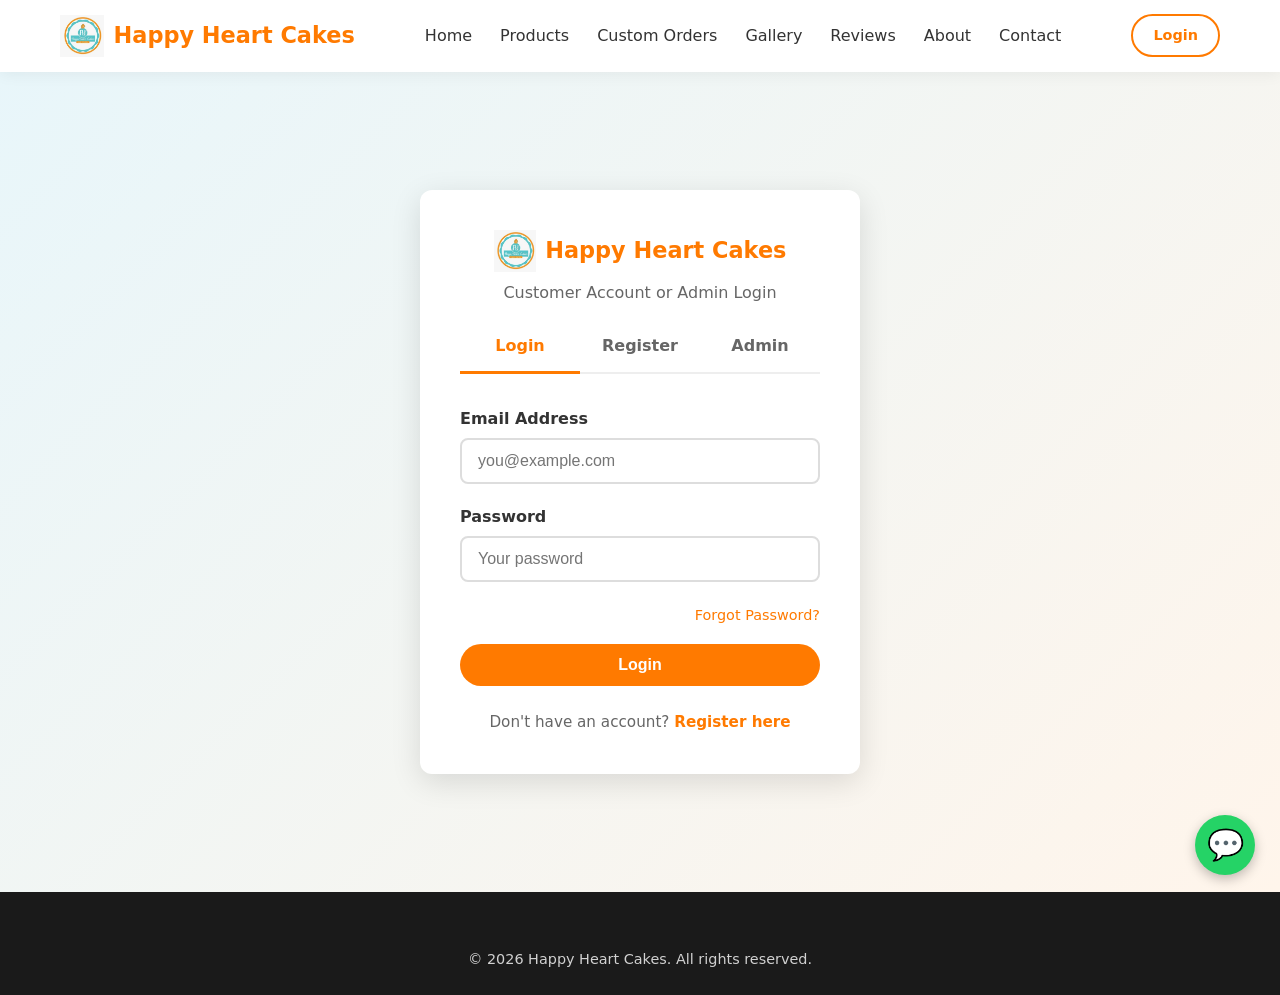
<file: user-dashboard.html>
<!DOCTYPE html>
<html lang="en">
<head>
  <meta charset="UTF-8">
  <meta name="viewport" content="width=device-width, initial-scale=1.0">
  <title>My Account | Happy Heart Cakes</title>
  <link rel="stylesheet" href="css/style.css">
<link rel="icon" href="images/logo.jpeg" type="image/png">
</head>
<body>
  <header class="header">
    <div class="container">
      <nav class="navbar">
       <a href="index.html" class="logo">
  <img src="images/logo.jpeg" alt="Happy Heart Cakes" style="height: 42px; width: auto;">
  Happy Heart Cakes
</a>
        <ul class="nav-links">
          <li><a href="index.html">Home</a></li>
          <li><a href="products.html">Products</a></li>
          <li><a href="custom-order.html">Custom Orders</a></li>
          <li><a href="user-dashboard.html" class="active">My Account</a></li>
        </ul>
        <div class="nav-actions">
          <a href="#" class="btn btn-outline btn-sm logout-btn">Logout</a>
          <button class="mobile-toggle">☰</button>
        </div>
      </nav>
    </div>
  </header>

  <div class="dashboard">
    <aside class="sidebar">
      <div class="sidebar-header">
        <h3 style="color: white;">My Account</h3>
        <p style="font-size: 0.9rem; opacity: 0.7;" id="user-name">Customer</p>
      </div>
      <nav class="sidebar-nav">
        <a href="#overview" class="active">Overview</a>
        <a href="#orders">My Orders</a>
        <a href="cart.html">My Cart</a>
        <a href="checkout.html">Checkout</a>
        <a href="custom-order.html">New Custom Order</a>
        <a href="#" class="logout-btn">Logout</a>
      </nav>
    </aside>

    <main class="dashboard-content">
      <h1 class="mb-2">Welcome back, <span id="welcome-name">Customer</span>!</h1>
      <p style="color: var(--gray-600); margin-bottom: 2rem;">Here’s an overview of your account.</p>

      <div class="stats-grid">
        <div class="stat-card">
          <h3>Total Orders</h3>
          <div class="value" id="stat-total">0</div>
        </div>
        <div class="stat-card">
          <h3>Pending</h3>
          <div class="value" id="stat-pending">0</div>
        </div>
        <div class="stat-card">
          <h3>Completed</h3>
          <div class="value" id="stat-completed">0</div>
        </div>
      </div>

      <div style="background: white; padding: 1.75rem; border-radius: var(--radius); box-shadow: var(--shadow); margin-bottom: 1.5rem;">
        <h3 class="mb-2">My Orders</h3>
        <div id="user-orders"></div>
        <div style="overflow-x: auto;">
          <table style="width: 100%; border-collapse: collapse;">
            <thead>
              <tr style="border-bottom: 2px solid var(--gray-200); text-align: left;">
                <th style="padding: 0.75rem;">Reference</th>
                <th style="padding: 0.75rem;">Items</th>
                <th style="padding: 0.75rem;">Date</th>
                <th style="padding: 0.75rem;">Status</th>
                <th style="padding: 0.75rem;">Total</th>
              </tr>
            </thead>
            <tbody id="user-orders-table">
              <!-- Filled by JavaScript -->
            </tbody>
          </table>
        </div>
      </div>
    </main>
  </div>
  <script src="js/api.js"></script>
<script src="js/main.js"></script>

  <script src="js/main.js"></script>
  <script>
    const currentUser = JSON.parse(localStorage.getItem('hhc_user') || 'null');

    if (currentUser && currentUser.name) {
      document.getElementById('user-name').textContent = currentUser.name;
      document.getElementById('welcome-name').textContent = currentUser.name;
    }

    // Get all orders and filter for this user
    const allOrders = JSON.parse(localStorage.getItem('hhc_orders') || '[]');
    const myOrders = allOrders.filter(order => 
      order.customer === (currentUser ? currentUser.name : '') || 
      order.customer === 'Guest Customer'
    );

    // Stats
    document.getElementById('stat-total').textContent = myOrders.length;
    document.getElementById('stat-pending').textContent = myOrders.filter(o => 
      o.status === 'Pending' || o.status === 'In Progress'
    ).length;
    document.getElementById('stat-completed').textContent = myOrders.filter(o => 
      o.status === 'Completed' || o.status === 'Delivered'
    ).length;

    // Render orders table
    const tbody = document.getElementById('user-orders-table');

    if (myOrders.length === 0) {
      tbody.innerHTML = `
        <tr>
          <td colspan="5" style="text-align: center; padding: 2rem; color: var(--gray-600);">
            You have no orders yet. <a href="products.html">Start shopping</a>
          </td>
        </tr>
      `;
    } else {
      tbody.innerHTML = myOrders.map(order => `
        <tr style="border-bottom: 1px solid var(--gray-200);">
          <td style="padding: 0.75rem;">${order.ref || '-'}</td>
          <td style="padding: 0.75rem;">${order.items}</td>
          <td style="padding: 0.75rem;">${order.date}</td>
          <td style="padding: 0.75rem;">
            <span class="badge ${
              order.status === 'Pending' || order.status === 'In Progress' ? 'badge-orange' : 'badge-blue'
            }">${order.status}</span>
          </td>
          <td style="padding: 0.75rem;">${order.amount}</td>
        </tr>
      `).join('');
    }
  </script>
  <script>
  document.addEventListener('DOMContentLoaded', async () => {
    const user = JSON.parse(localStorage.getItem('hhc_user') || 'null');

    if (!user || !user.token) {
      window.location.href = 'login.html';
      return;
    }

    if (user.role === 'admin') {
      window.location.href = 'admin-dashboard.html';
      return;
    }

    // Show user name if you have an element for it
    const nameEl = document.getElementById('user-name');
    if (nameEl) nameEl.textContent = user.name || 'Customer';

    const ordersContainer = document.getElementById('user-orders');
    // If your page uses a table body, use that id instead, e.g. orders-table

    try {
      const orders = await apiGetMyOrders();

      if (!ordersContainer) {
        console.log('Orders loaded:', orders);
        return;
      }

      if (!orders.length) {
        ordersContainer.innerHTML = `
          <div class="empty-state">
            <div class="emoji">📦</div>
            <h3>No orders yet</h3>
            <p>When you place an order, it will appear here.</p>
            <a href="products.html" class="btn btn-primary">Browse Products</a>
          </div>
        `;
        return;
      }

      ordersContainer.innerHTML = `
        <div style="overflow-x:auto;">
          <table style="width:100%; border-collapse:collapse;">
            <thead>
              <tr>
                <th style="text-align:left; padding:0.75rem; border-bottom:1px solid #eee;">Ref</th>
                <th style="text-align:left; padding:0.75rem; border-bottom:1px solid #eee;">Items</th>
                <th style="text-align:left; padding:0.75rem; border-bottom:1px solid #eee;">Delivery</th>
                <th style="text-align:left; padding:0.75rem; border-bottom:1px solid #eee;">Payment</th>
                <th style="text-align:left; padding:0.75rem; border-bottom:1px solid #eee;">Status</th>
                <th style="text-align:left; padding:0.75rem; border-bottom:1px solid #eee;">Amount</th>
              </tr>
            </thead>
            <tbody>
              ${orders.map(order => `
                <tr>
                  <td style="padding:0.75rem; border-bottom:1px solid #eee;">${order.ref || '-'}</td>
                  <td style="padding:0.75rem; border-bottom:1px solid #eee;">${order.items || '-'}</td>
                  <td style="padding:0.75rem; border-bottom:1px solid #eee;">
                    ${order.place || '-'}<br>
                    <small>${order.deliveryDate || ''} ${order.deliveryTime || ''}</small>
                  </td>
                  <td style="padding:0.75rem; border-bottom:1px solid #eee;">${order.payment || '-'}</td>
                  <td style="padding:0.75rem; border-bottom:1px solid #eee;">
                    <span class="badge ${order.status === 'Delivered' ? 'badge-blue' : 'badge-orange'}">${order.status}</span>
                  </td>
                  <td style="padding:0.75rem; border-bottom:1px solid #eee;"><strong>${order.amount || '-'}</strong></td>
                </tr>
              `).join('')}
            </tbody>
          </table>
        </div>
      `;
    } catch (err) {
      if (ordersContainer) {
        ordersContainer.innerHTML = `<p style="color:red;">Failed to load orders: ${err.message}</p>`;
      } else {
        alert('Failed to load orders: ' + err.message);
      }
    }
  });
</script>
</body>
</html>
</file>
<file: css/style.css>
/* ============================================
   Happy Heart Cakes - Main Stylesheet
   Theme: Orange, Light Blue, White
   ============================================ */

:root {
  --orange: #FF7A00;
  --orange-dark: #E56A00;
  --orange-light: #FFB366;
  --light-blue: #7EC8E3;
  --light-blue-dark: #5BB5D4;
  --light-blue-pale: #E8F6FA;
  --white: #FFFFFF;
  --off-white: #FFF9F5;
  --gray-100: #F7F7F7;
  --gray-200: #EEEEEE;
  --gray-300: #DDDDDD;
  --gray-600: #666666;
  --gray-800: #333333;
  --dark: #1A1A1A;
  --success: #28A745;
  --danger: #DC3545;
  --shadow: 0 4px 20px rgba(0, 0, 0, 0.08);
  --shadow-hover: 0 8px 30px rgba(0, 0, 0, 0.12);
  --radius: 12px;
  --radius-sm: 8px;
  --transition: all 0.3s ease;
}

* {
  margin: 0;
  padding: 0;
  box-sizing: border-box;
}

html {
  scroll-behavior: smooth;
  max-width: 100%;
  overflow-x: hidden;
}

body {
  font-family: 'Segoe UI', system-ui, -apple-system, sans-serif;
  background-color: var(--off-white);
  color: var(--gray-800);
  line-height: 1.6;
  min-height: 100vh;
  display: flex;
  flex-direction: column;
  max-width: 100%;
  overflow-x: hidden;
}

img {
  max-width: 100%;
  height: auto;
  display: block;
}

a {
  text-decoration: none;
  color: inherit;
  transition: var(--transition);
}

ul {
  list-style: none;
}

/* ========== Typography ========== */
h1, h2, h3, h4, h5 {
  font-weight: 700;
  line-height: 1.25;
  color: var(--dark);
}

h1 { font-size: 2.5rem; }
h2 { font-size: 2rem; }
h3 { font-size: 1.5rem; }
h4 { font-size: 1.25rem; }

.section-title {
  text-align: center;
  margin-bottom: 0.5rem;
}

.section-subtitle {
  text-align: center;
  color: var(--gray-600);
  margin-bottom: 2.5rem;
  max-width: 600px;
  margin-left: auto;
  margin-right: auto;
}

/* ========== Layout ========== */
.container {
  width: 100%;
  max-width: 1200px;
  margin: 0 auto;
  padding: 0 1.25rem;
}

.section {
  padding: 4rem 0;
}

.btn {
  display: inline-flex;
  align-items: center;
  justify-content: center;
  gap: 0.5rem;
  padding: 0.75rem 1.75rem;
  border: none;
  border-radius: 50px;
  font-size: 1rem;
  font-weight: 600;
  cursor: pointer;
  transition: var(--transition);
  text-align: center;
}

.btn-primary {
  background: var(--orange);
  color: var(--white);
}

.btn-primary:hover {
  background: var(--orange-dark);
  transform: translateY(-2px);
  box-shadow: var(--shadow);
}

.btn-secondary {
  background: var(--light-blue);
  color: var(--white);
}

.btn-secondary:hover {
  background: var(--light-blue-dark);
  transform: translateY(-2px);
}

.btn-outline {
  background: transparent;
  border: 2px solid var(--orange);
  color: var(--orange);
}

.btn-outline:hover {
  background: var(--orange);
  color: var(--white);
}

.btn-white {
  background: var(--white);
  color: var(--orange);
}

.btn-white:hover {
  background: var(--gray-100);
}

.btn-sm {
  padding: 0.5rem 1.25rem;
  font-size: 0.9rem;
}

.btn-block {
  width: 100%;
}

/* ========== Header / Navbar ========== */
.header {
  background: var(--white);
  box-shadow: 0 2px 15px rgba(0,0,0,0.06);
  position: sticky;
  top: 0;
  z-index: 1000;
}

.navbar {
  display: flex;
  align-items: center;
  justify-content: space-between;
  padding: 0.9rem 0;
  gap: 1rem;
  position: relative;
}

.logo {
  display: flex;
  align-items: center;
  gap: 0.6rem;
  font-size: 1.4rem;
  font-weight: 800;
  color: var(--orange);
}

.logo-icon {
  width: 42px;
  height: 42px;
  background: linear-gradient(135deg, var(--orange), var(--orange-light));
  border-radius: 50%;
  display: flex;
  align-items: center;
  justify-content: center;
  color: white;
  font-size: 1.3rem;
  flex-shrink: 0;
}

.nav-links {
  display: flex;
  align-items: center;
  gap: 1.75rem;
}

.nav-links a {
  font-weight: 500;
  color: var(--gray-800);
  position: relative;
}

.nav-links a:hover,
.nav-links a.active {
  color: var(--orange);
}

.nav-links a.active::after {
  content: '';
  position: absolute;
  bottom: -4px;
  left: 0;
  width: 100%;
  height: 2px;
  background: var(--orange);
  border-radius: 2px;
}

.nav-actions {
  display: flex;
  align-items: center;
  gap: 0.75rem;
}

.mobile-toggle {
  display: none;
  background: none;
  border: none;
  font-size: 1.6rem;
  cursor: pointer;
  color: var(--dark);
}

/* ========== Hero ========== */
.hero {
  background: linear-gradient(135deg, var(--light-blue-pale) 0%, var(--white) 50%, #FFF0E6 100%);
  padding: 5rem 0 4rem;
  overflow: hidden;
}

.hero-content {
  display: grid;
  grid-template-columns: 1fr 1fr;
  gap: 3rem;
  align-items: center;
}

.hero-text h1 {
  font-size: 3rem;
  margin-bottom: 1rem;
  color: var(--dark);
}

.hero-text h1 span {
  color: var(--orange);
}

.hero-text p {
  font-size: 1.15rem;
  color: var(--gray-600);
  margin-bottom: 2rem;
  max-width: 480px;
}

.hero-buttons {
  display: flex;
  flex-wrap: wrap;
  gap: 1rem;
}

.hero-image {
  position: relative;
  text-align: center;
}

.hero-image .cake-placeholder {
  width: 100%;
  max-width: 420px;
  height: 380px;
  background: linear-gradient(145deg, var(--orange-light), var(--orange));
  border-radius: 30% 70% 70% 30% / 30% 30% 70% 70%;
  margin: 0 auto;
  display: flex;
  align-items: center;
  justify-content: center;
  font-size: 6rem;
  box-shadow: var(--shadow-hover);
  animation: float 4s ease-in-out infinite;
}

@keyframes float {
  0%, 100% { transform: translateY(0); }
  50% { transform: translateY(-15px); }
}

/* ========== Cards ========== */
.product-grid {
  display: grid;
  grid-template-columns: repeat(auto-fill, minmax(260px, 1fr));
  gap: 1.75rem;
}

.product-card {
  background: var(--white);
  border-radius: var(--radius);
  overflow: hidden;
  box-shadow: var(--shadow);
  transition: var(--transition);
  display: flex;
  flex-direction: column;
}

.product-card:hover {
  transform: translateY(-6px);
  box-shadow: var(--shadow-hover);
}

.product-img {
  height: 200px;
  background: linear-gradient(135deg, var(--light-blue-pale), #FFE8D6);
  display: flex;
  align-items: center;
  justify-content: center;
  font-size: 4rem;
  position: relative;
}

.product-badge {
  position: absolute;
  top: 12px;
  left: 12px;
  background: var(--orange);
  color: white;
  font-size: 0.75rem;
  font-weight: 600;
  padding: 0.25rem 0.75rem;
  border-radius: 50px;
}

.product-body {
  padding: 1.25rem;
  flex: 1;
  display: flex;
  flex-direction: column;
}

.product-body h3 {
  font-size: 1.15rem;
  margin-bottom: 0.4rem;
}

.product-body p {
  color: var(--gray-600);
  font-size: 0.9rem;
  margin-bottom: 1rem;
  flex: 1;
}

.product-footer {
  display: flex;
  align-items: center;
  justify-content: space-between;
  margin-top: auto;
}

.price {
  font-size: 1.25rem;
  font-weight: 700;
  color: var(--orange);
}

/* ========== Categories / Filters ========== */
.filters {
  display: flex;
  flex-wrap: wrap;
  gap: 0.75rem;
  justify-content: center;
  margin-bottom: 2.5rem;
}

.filter-btn {
  padding: 0.5rem 1.25rem;
  border: 2px solid var(--gray-300);
  background: white;
  border-radius: 50px;
  font-weight: 500;
  cursor: pointer;
  transition: var(--transition);
}

.filter-btn:hover,
.filter-btn.active {
  border-color: var(--orange);
  background: var(--orange);
  color: white;
}

/* ========== Forms ========== */
.form-group {
  margin-bottom: 1.25rem;
}

.form-group label {
  display: block;
  font-weight: 600;
  margin-bottom: 0.4rem;
  color: var(--gray-800);
}

.form-control {
  width: 100%;
  padding: 0.75rem 1rem;
  border: 2px solid var(--gray-300);
  border-radius: var(--radius-sm);
  font-size: 1rem;
  transition: var(--transition);
  background: white;
}

.form-control:focus {
  outline: none;
  border-color: var(--orange);
  box-shadow: 0 0 0 3px rgba(255, 122, 0, 0.15);
}

textarea.form-control {
  min-height: 120px;
  resize: vertical;
}

.form-row {
  display: grid;
  grid-template-columns: 1fr 1fr;
  gap: 1rem;
}

.upload-area {
  border: 2px dashed var(--gray-300);
  border-radius: var(--radius);
  padding: 2rem;
  text-align: center;
  cursor: pointer;
  transition: var(--transition);
  background: var(--gray-100);
}

.upload-area:hover,
.upload-area.dragover {
  border-color: var(--orange);
  background: #FFF5EB;
}

.upload-area input {
  display: none;
}

.upload-preview {
  margin-top: 1rem;
  max-width: 200px;
  border-radius: var(--radius-sm);
  display: none;
}

/* ========== Reviews ========== */
.stars {
  color: #FFB800;
  font-size: 1.1rem;
  letter-spacing: 2px;
}

.review-card {
  background: white;
  border-radius: var(--radius);
  padding: 1.5rem;
  box-shadow: var(--shadow);
}

.review-header {
  display: flex;
  align-items: center;
  gap: 1rem;
  margin-bottom: 0.75rem;
}

.review-avatar {
  width: 48px;
  height: 48px;
  border-radius: 50%;
  background: var(--light-blue);
  display: flex;
  align-items: center;
  justify-content: center;
  color: white;
  font-weight: 700;
  font-size: 1.2rem;
}

.review-meta h4 {
  font-size: 1rem;
  margin-bottom: 0.15rem;
}

.review-meta span {
  font-size: 0.85rem;
  color: var(--gray-600);
}

.review-photos {
  display: flex;
  gap: 0.5rem;
  margin-top: 1rem;
  flex-wrap: wrap;
}

.review-photos img,
.review-photos .photo-placeholder {
  width: 80px;
  height: 80px;
  border-radius: var(--radius-sm);
  object-fit: cover;
  background: var(--light-blue-pale);
  display: flex;
  align-items: center;
  justify-content: center;
  font-size: 1.5rem;
}

/* ========== Gallery ========== */
.gallery-grid {
  display: grid;
  grid-template-columns: repeat(auto-fill, minmax(280px, 1fr));
  gap: 1.5rem;
}

.gallery-item {
  position: relative;
  border-radius: var(--radius);
  overflow: hidden;
  aspect-ratio: 1;
  background: linear-gradient(135deg, var(--light-blue-pale), #FFE8D6);
  display: flex;
  align-items: center;
  justify-content: center;
  font-size: 4rem;
  box-shadow: var(--shadow);
  cursor: pointer;
  transition: var(--transition);
}

.gallery-item:hover {
  transform: scale(1.03);
  box-shadow: var(--shadow-hover);
}

.gallery-item .overlay {
  position: absolute;
  inset: 0;
  background: rgba(0,0,0,0.5);
  display: flex;
  align-items: flex-end;
  padding: 1.25rem;
  opacity: 0;
  transition: var(--transition);
  color: white;
}

.gallery-item:hover .overlay {
  opacity: 1;
}

/* ========== Auth Pages ========== */
.auth-page {
  min-height: calc(100vh - 80px);
  display: flex;
  align-items: center;
  justify-content: center;
  padding: 2rem 1rem;
  background: linear-gradient(135deg, var(--light-blue-pale), #FFF5EB);
}

.auth-card {
  background: white;
  border-radius: var(--radius);
  box-shadow: var(--shadow-hover);
  width: 100%;
  max-width: 440px;
  padding: 2.5rem;
}

.auth-tabs {
  display: flex;
  margin-bottom: 2rem;
  border-bottom: 2px solid var(--gray-200);
}

.auth-tab {
  flex: 1;
  text-align: center;
  padding: 0.75rem;
  font-weight: 600;
  cursor: pointer;
  color: var(--gray-600);
  border-bottom: 3px solid transparent;
  margin-bottom: -2px;
  transition: var(--transition);
}

.auth-tab.active {
  color: var(--orange);
  border-bottom-color: var(--orange);
}

.auth-form {
  display: none;
}

.auth-form.active {
  display: block;
}

.auth-footer {
  text-align: center;
  margin-top: 1.5rem;
  font-size: 0.95rem;
  color: var(--gray-600);
}

.auth-footer a {
  color: var(--orange);
  font-weight: 600;
}

/* ========== Dashboard ========== */
.dashboard {
  display: grid;
  grid-template-columns: 240px 1fr;
  min-height: calc(100vh - 80px);
}

.sidebar {
  background: var(--dark);
  color: white;
  padding: 1.5rem 0;
}

.sidebar-header {
  padding: 0 1.5rem 1.5rem;
  border-bottom: 1px solid rgba(255,255,255,0.1);
  margin-bottom: 1rem;
}

.sidebar-nav a {
  display: block;
  padding: 0.85rem 1.5rem;
  color: rgba(255,255,255,0.75);
  transition: var(--transition);
}

.sidebar-nav a:hover,
.sidebar-nav a.active {
  background: rgba(255,122,0,0.2);
  color: white;
  border-left: 3px solid var(--orange);
}

.dashboard-content {
  padding: 2rem;
  background: var(--gray-100);
}

.stats-grid {
  display: grid;
  grid-template-columns: repeat(auto-fit, minmax(200px, 1fr));
  gap: 1.25rem;
  margin-bottom: 2rem;
}

.stat-card {
  background: white;
  border-radius: var(--radius);
  padding: 1.5rem;
  box-shadow: var(--shadow);
}

.stat-card h3 {
  font-size: 0.9rem;
  color: var(--gray-600);
  font-weight: 500;
  margin-bottom: 0.5rem;
}

.stat-card .value {
  font-size: 1.75rem;
  font-weight: 700;
  color: var(--orange);
}

/* ========== Footer ========== */
.footer {
  background: var(--dark);
  color: rgba(255,255,255,0.8);
  padding: 3.5rem 0 1.5rem;
  margin-top: auto;
}

.footer-grid {
  display: grid;
  grid-template-columns: 2fr 1fr 1fr 1fr;
  gap: 2.5rem;
  margin-bottom: 2.5rem;
}

.footer-brand .logo {
  color: white;
  margin-bottom: 1rem;
}

.footer-brand p {
  max-width: 280px;
  font-size: 0.95rem;
}

.footer h4 {
  color: white;
  margin-bottom: 1.25rem;
  font-size: 1.1rem;
}

.footer ul li {
  margin-bottom: 0.6rem;
}

.footer a:hover {
  color: var(--orange-light);
}

.footer-bottom {
  border-top: 1px solid rgba(255,255,255,0.1);
  padding-top: 1.5rem;
  text-align: center;
  font-size: 0.9rem;
}

/* ========== Utilities ========== */
.text-center { text-align: center; }
.mb-1 { margin-bottom: 0.5rem; }
.mb-2 { margin-bottom: 1rem; }
.mb-3 { margin-bottom: 1.5rem; }
.mt-2 { margin-top: 1rem; }
.mt-3 { margin-top: 1.5rem; }
.d-flex { display: flex; }
.align-center { align-items: center; }
.gap-1 { gap: 0.5rem; }
.gap-2 { gap: 1rem; }
.badge {
  display: inline-block;
  padding: 0.25rem 0.75rem;
  border-radius: 50px;
  font-size: 0.8rem;
  font-weight: 600;
}
.badge-orange { background: #FFF0E6; color: var(--orange); }
.badge-blue { background: var(--light-blue-pale); color: var(--light-blue-dark); }

/* ========== Payment ========== */
.payment-methods {
  display: grid;
  grid-template-columns: 1fr 1fr;
  gap: 1rem;
  margin-bottom: 1.5rem;
}

.payment-option {
  border: 2px solid var(--gray-300);
  border-radius: var(--radius);
  padding: 1.25rem;
  cursor: pointer;
  text-align: center;
  transition: var(--transition);
}

.payment-option:hover,
.payment-option.selected {
  border-color: var(--orange);
  background: #FFF8F0;
}

.payment-option .icon {
  font-size: 2rem;
  margin-bottom: 0.5rem;
}

/* ========== FAQ ========== */
.faq-item {
  background: white;
  border-radius: var(--radius);
  margin-bottom: 1rem;
  box-shadow: var(--shadow);
  overflow: hidden;
}

.faq-question {
  padding: 1.25rem 1.5rem;
  font-weight: 600;
  cursor: pointer;
  display: flex;
  justify-content: space-between;
  align-items: center;
  transition: var(--transition);
}

.faq-question:hover {
  background: var(--gray-100);
}

.faq-answer {
  padding: 0 1.5rem 1.25rem;
  color: var(--gray-600);
  display: none;
}

.faq-item.open .faq-answer {
  display: block;
}

.faq-item.open .faq-question span {
  transform: rotate(45deg);
}

/* =====================================================
   NEW UPDATES - Loading, Empty, Search, Notes
   ===================================================== */

.btn.loading {
  position: relative;
  color: transparent !important;
  pointer-events: none;
  opacity: 0.7;
  cursor: not-allowed;
}

.btn.loading::after {
  content: "";
  position: absolute;
  width: 18px;
  height: 18px;
  top: 50%;
  left: 50%;
  margin-left: -9px;
  margin-top: -9px;
  border: 2px solid rgba(255, 255, 255, 0.3);
  border-radius: 50%;
  border-top-color: #fff;
  animation: spin 0.7s linear infinite;
}

@keyframes spin {
  to { transform: rotate(360deg); }
}

.btn:disabled {
  opacity: 0.7;
  cursor: not-allowed;
}

.empty-state {
  text-align: center;
  padding: 3.5rem 1.5rem;
  background: white;
  border-radius: var(--radius);
  box-shadow: var(--shadow);
}

.empty-state .emoji {
  font-size: 3.5rem;
  margin-bottom: 1rem;
}

.empty-state h3 {
  margin-bottom: 0.5rem;
}

.empty-state p {
  color: var(--gray-600);
  margin-bottom: 1.5rem;
}

.search-box {
  max-width: 420px;
  margin: 0 auto 1.75rem;
  position: relative;
}

.search-box input {
  width: 100%;
  padding: 0.8rem 1rem 0.8rem 2.7rem;
  border: 1px solid var(--gray-300);
  border-radius: 50px;
  font-size: 1rem;
  transition: border-color 0.2s, box-shadow 0.2s;
}

.search-box input:focus {
  outline: none;
  border-color: var(--orange);
  box-shadow: 0 0 0 3px rgba(255, 122, 0, 0.15);
}

.search-box::before {
  content: "🔍";
  position: absolute;
  left: 14px;
  top: 50%;
  transform: translateY(-50%);
  font-size: 1rem;
}

.notes-box {
  background: #fff8f0;
  border-left: 4px solid var(--orange);
  padding: 1rem 1.25rem;
  border-radius: 8px;
  margin-bottom: 2rem;
  font-size: 0.95rem;
  line-height: 1.6;
}

/* Toast */
.toast {
  position: fixed;
  bottom: 30px;
  left: 50%;
  transform: translateX(-50%) translateY(100px);
  background: #222;
  color: white;
  padding: 0.9rem 1.5rem;
  border-radius: 50px;
  font-size: 0.95rem;
  font-weight: 500;
  box-shadow: 0 8px 25px rgba(0,0,0,0.25);
  z-index: 99999;
  opacity: 0;
  transition: all 0.35s ease;
  pointer-events: none;
  max-width: 90%;
  text-align: center;
}

.toast.show {
  transform: translateX(-50%) translateY(0);
  opacity: 1;
}

.toast.success { background: #25D366; }
.toast.error { background: #e74c3c; }

/* Print */
@media print {
  .header,
  .footer,
  .btn,
  #whatsapp-float,
  .mobile-toggle {
    display: none !important;
  }
  body { background: white; }
  #order-details {
    box-shadow: none !important;
    border: 1px solid #ddd;
  }
}

/* Dark Mode */
body.dark-mode {
  --gray-100: #1a1a1a;
  --gray-200: #2a2a2a;
  --gray-600: #bbb;
  background: #121212;
  color: #eee;
}
body.dark-mode .header,
body.dark-mode .footer,
body.dark-mode .product-card,
body.dark-mode .admin-section,
body.dark-mode .cart-summary,
body.dark-mode .auth-card {
  background: #1e1e1e !important;
  color: #eee;
}
body.dark-mode .form-control {
  background: #2a2a2a;
  color: #eee;
  border-color: #444;
}
body.dark-mode .btn-outline {
  color: #eee;
  border-color: #666;
}

/* Keyboard focus */
a:focus,
button:focus,
input:focus,
select:focus,
textarea:focus {
  outline: 3px solid var(--orange);
  outline-offset: 2px;
}

/* Hero circles */
.hero-circles {
  display: flex;
  align-items: center;
  justify-content: center;
  gap: 14px;
  flex-wrap: wrap;
}

.hero-circle {
  width: 110px;
  height: 110px;
  border-radius: 50%;
  object-fit: cover;
  border: 4px solid white;
  box-shadow: 0 8px 20px rgba(0, 0, 0, 0.12);
}

.hero-circle-main {
  width: 145px;
  height: 145px;
  border-width: 5px;
  box-shadow: 0 10px 25px rgba(0, 0, 0, 0.15);
}

/* ========== RESPONSIVE ========== */
@media (max-width: 992px) {
  .hero-content {
    grid-template-columns: 1fr;
    text-align: center;
  }

  .hero-text p {
    margin-left: auto;
    margin-right: auto;
  }

  .hero-buttons {
    justify-content: center;
  }

  .footer-grid {
    grid-template-columns: 1fr 1fr;
  }

  .dashboard {
    grid-template-columns: 1fr;
  }

  .sidebar {
    display: none;
  }
}

@media (max-width: 768px) {
  h1 { font-size: 1.85rem; }
  h2 { font-size: 1.5rem; }
  h3 { font-size: 1.25rem; }

  .container {
    padding-left: 1rem;
    padding-right: 1rem;
  }

  .section {
    padding: 2.25rem 0;
  }

  .section-title {
    font-size: 1.6rem;
    line-height: 1.25;
  }

  .section-subtitle {
    font-size: 0.95rem;
    margin-bottom: 1.5rem;
  }

  .hero {
    padding: 2.5rem 0 2rem;
  }

  .hero-text h1 {
    font-size: 1.9rem;
  }

  .hero-text p {
    font-size: 1rem;
    margin-bottom: 1.25rem;
  }

  .hero-buttons {
    flex-direction: column;
    align-items: stretch;
  }

  .hero-buttons .btn {
    width: 100%;
  }

  .hero-circles {
    margin-top: 1.25rem;
    gap: 10px;
  }

  .hero-circle {
    width: 85px;
    height: 85px;
  }

  .hero-circle-main {
    width: 110px;
    height: 110px;
  }

  /* Navbar + mobile menu (.open matches main.js) */
  .navbar {
    flex-wrap: wrap;
    gap: 0.5rem;
  }

  .logo {
    font-size: 1rem;
  }

  .logo img {
    height: 32px !important;
  }

  .nav-links {
    display: none;
    position: absolute;
    top: 100%;
    left: 0;
    right: 0;
    background: white;
    flex-direction: column;
    align-items: stretch;
    padding: 0.5rem 1rem 1rem;
    box-shadow: var(--shadow);
    gap: 0;
    z-index: 1001;
  }

  .nav-links.open {
    display: flex;
  }

  .nav-links a {
    padding: 0.85rem 0.5rem;
    border-bottom: 1px solid var(--gray-200);
  }

  .nav-links a.active::after {
    display: none;
  }

  .mobile-toggle {
    display: block;
  }

  .nav-actions {
    gap: 0.4rem;
  }

  .nav-actions .btn {
    padding: 0.45rem 0.7rem;
    font-size: 0.8rem;
  }

  /* Grids */
  .product-grid,
  .gallery-grid,
  .stats-grid,
  .payment-methods,
  .form-row,
  .footer-grid {
    grid-template-columns: 1fr !important;
  }

  /* Force single column for inline style grids */
  [style*="grid-template-columns"] {
    grid-template-columns: 1fr !important;
  }

  .product-card,
  .review-card,
  .admin-section {
    padding: 1rem;
  }

  .product-footer {
    flex-wrap: wrap;
    gap: 0.5rem;
  }

  .filters {
    gap: 0.5rem;
  }

  .filter-btn {
    padding: 0.4rem 0.9rem;
    font-size: 0.85rem;
  }

  /* Forms */
  .form-group {
    margin-bottom: 1rem;
  }

  .form-control {
    font-size: 16px; /* prevents iOS zoom */
  }

  textarea.form-control {
    min-height: 110px;
  }

  .auth-card {
    padding: 1.5rem;
  }

  /* Tables scroll instead of crushing */
  table {
    display: block;
    width: 100%;
    overflow-x: auto;
    -webkit-overflow-scrolling: touch;
  }

  th, td {
    padding: 0.6rem;
    font-size: 0.85rem;
  }

  /* Dashboard */
  .dashboard {
    display: block;
  }

  .dashboard-content {
    padding: 1rem;
  }

  /* Checkout payment labels */
  #label-paynow,
  #label-pod,
  #label-mpesa,
  #label-card {
    min-width: 100% !important;
  }

  #confirmOrderBtn {
    margin-bottom: 2rem;
  }

  /* Product configurators */
  .tier-row {
    flex-direction: column;
    align-items: flex-start;
    gap: 0.3rem;
  }

  .tier-row label {
    min-width: auto;
    font-weight: 600;
  }

  .tier-row select {
    width: 100%;
  }

  .qty-selector {
    justify-content: flex-start;
  }

  .notes-box {
    font-size: 0.9rem;
    padding: 0.9rem 1rem;
  }

  .btn {
    white-space: normal;
  }
}

@media (max-width: 480px) {
  .section {
    padding: 2rem 0;
  }

  .hero {
    padding: 2rem 0;
  }

  .section-title {
    font-size: 1.4rem;
  }

  .hero-text h1 {
    font-size: 1.65rem;
  }

  .product-grid {
    grid-template-columns: 1fr;
  }

  .btn-sm {
    padding: 0.4rem 0.65rem;
    font-size: 0.78rem;
  }

  .hero-circle {
    width: 72px;
    height: 72px;
  }

  .hero-circle-main {
    width: 92px;
    height: 92px;
  }
}
</file>
